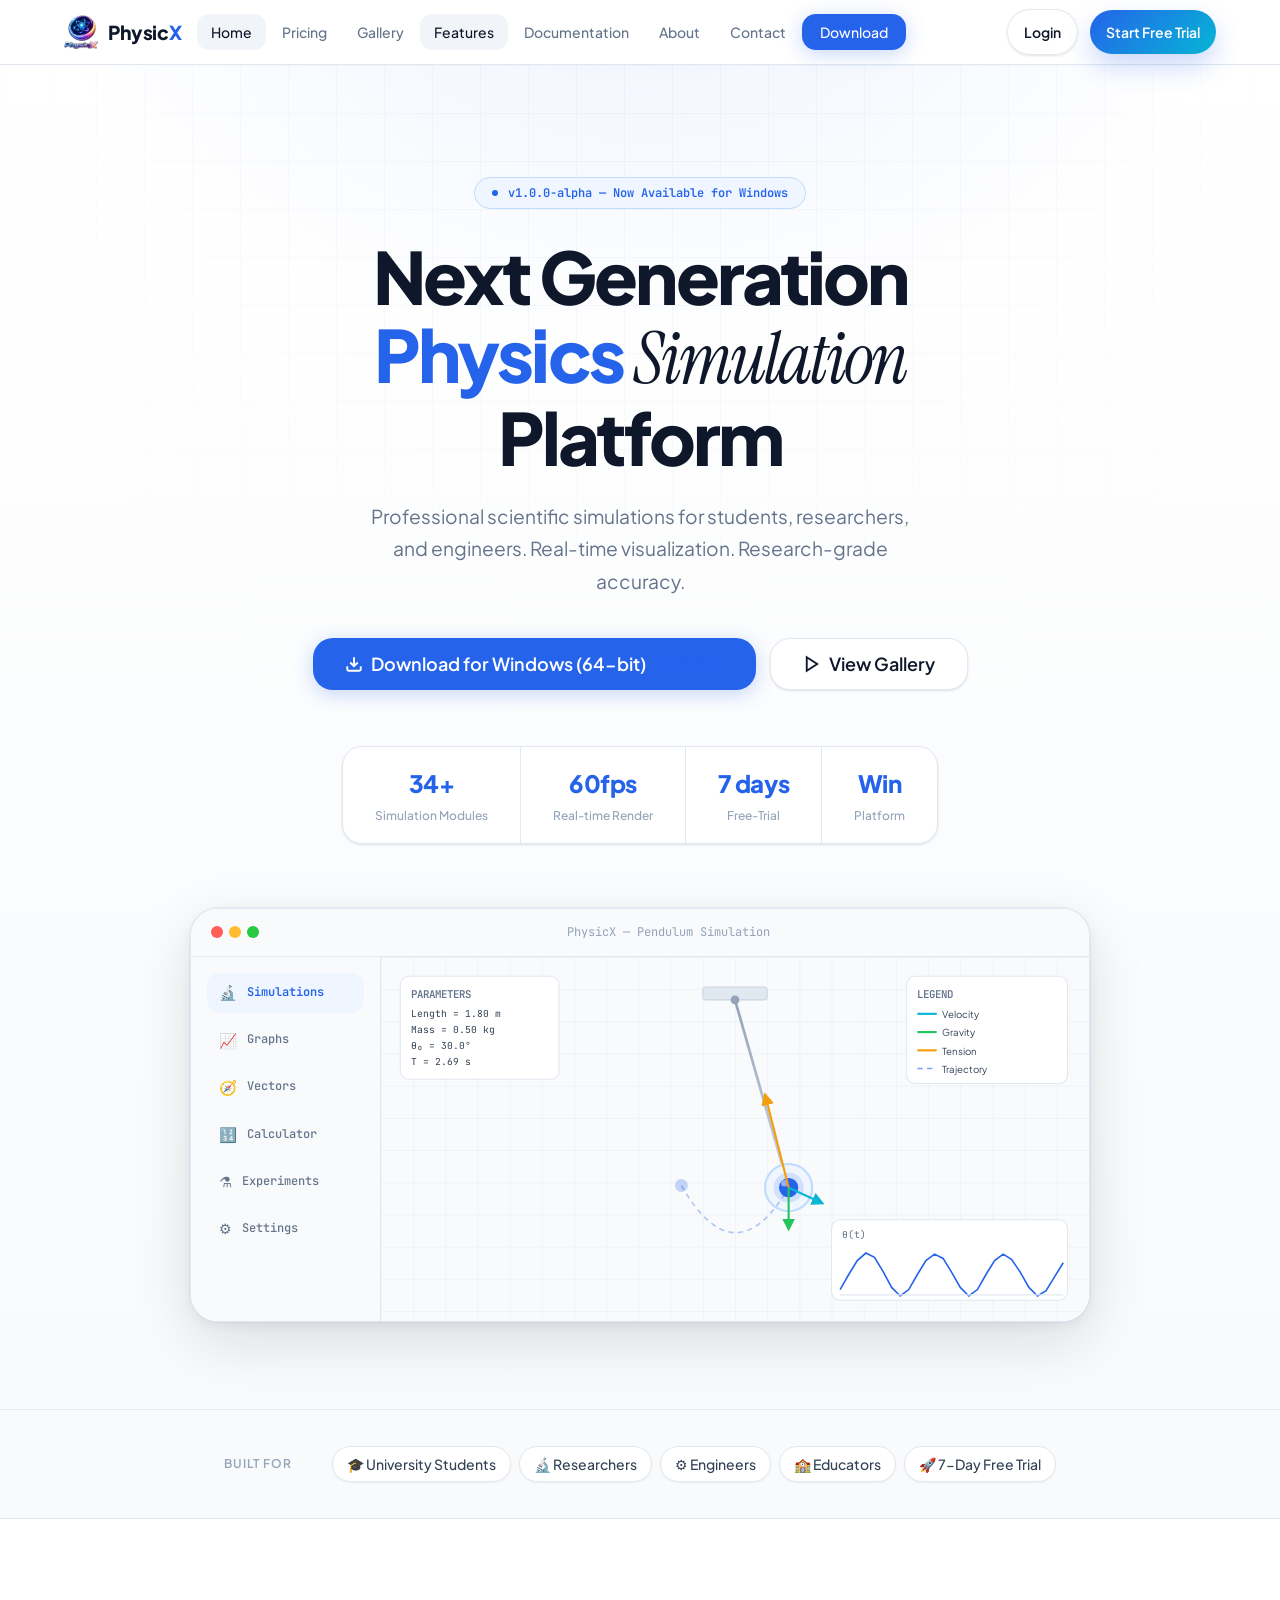
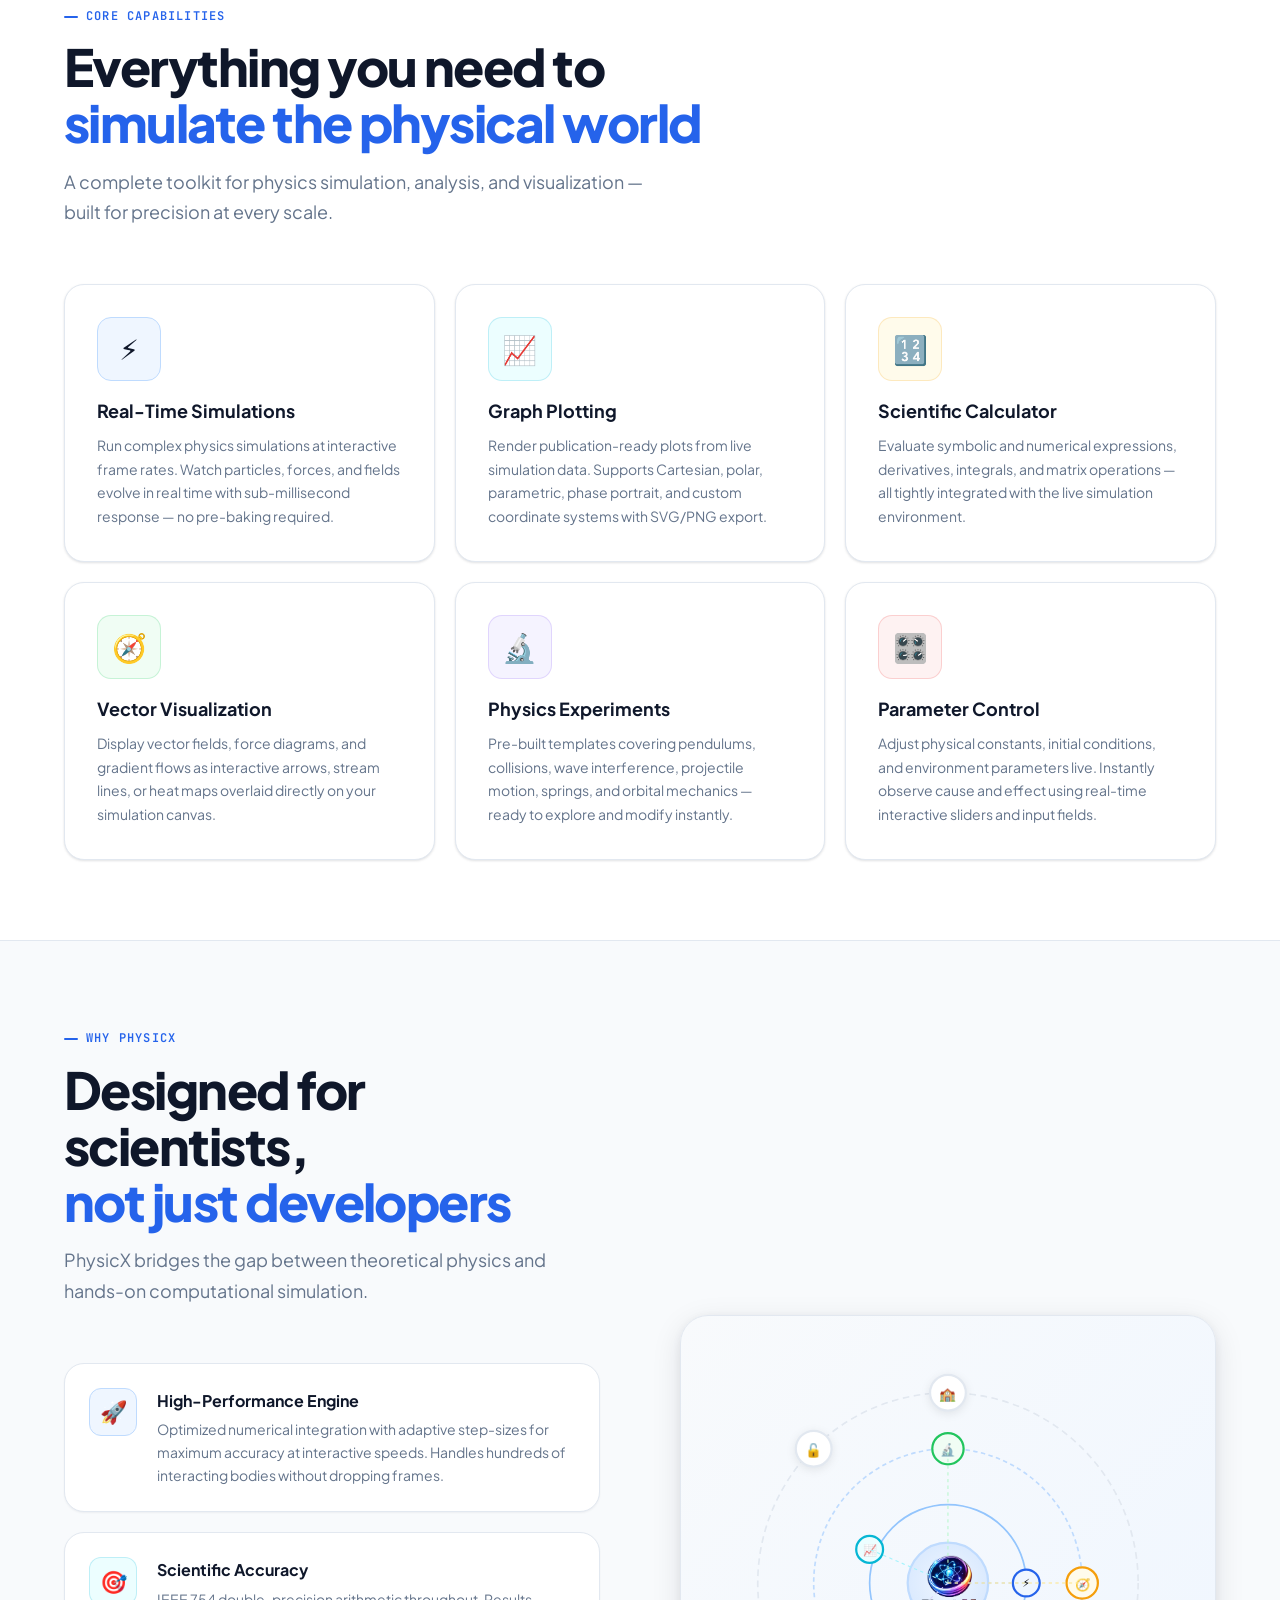
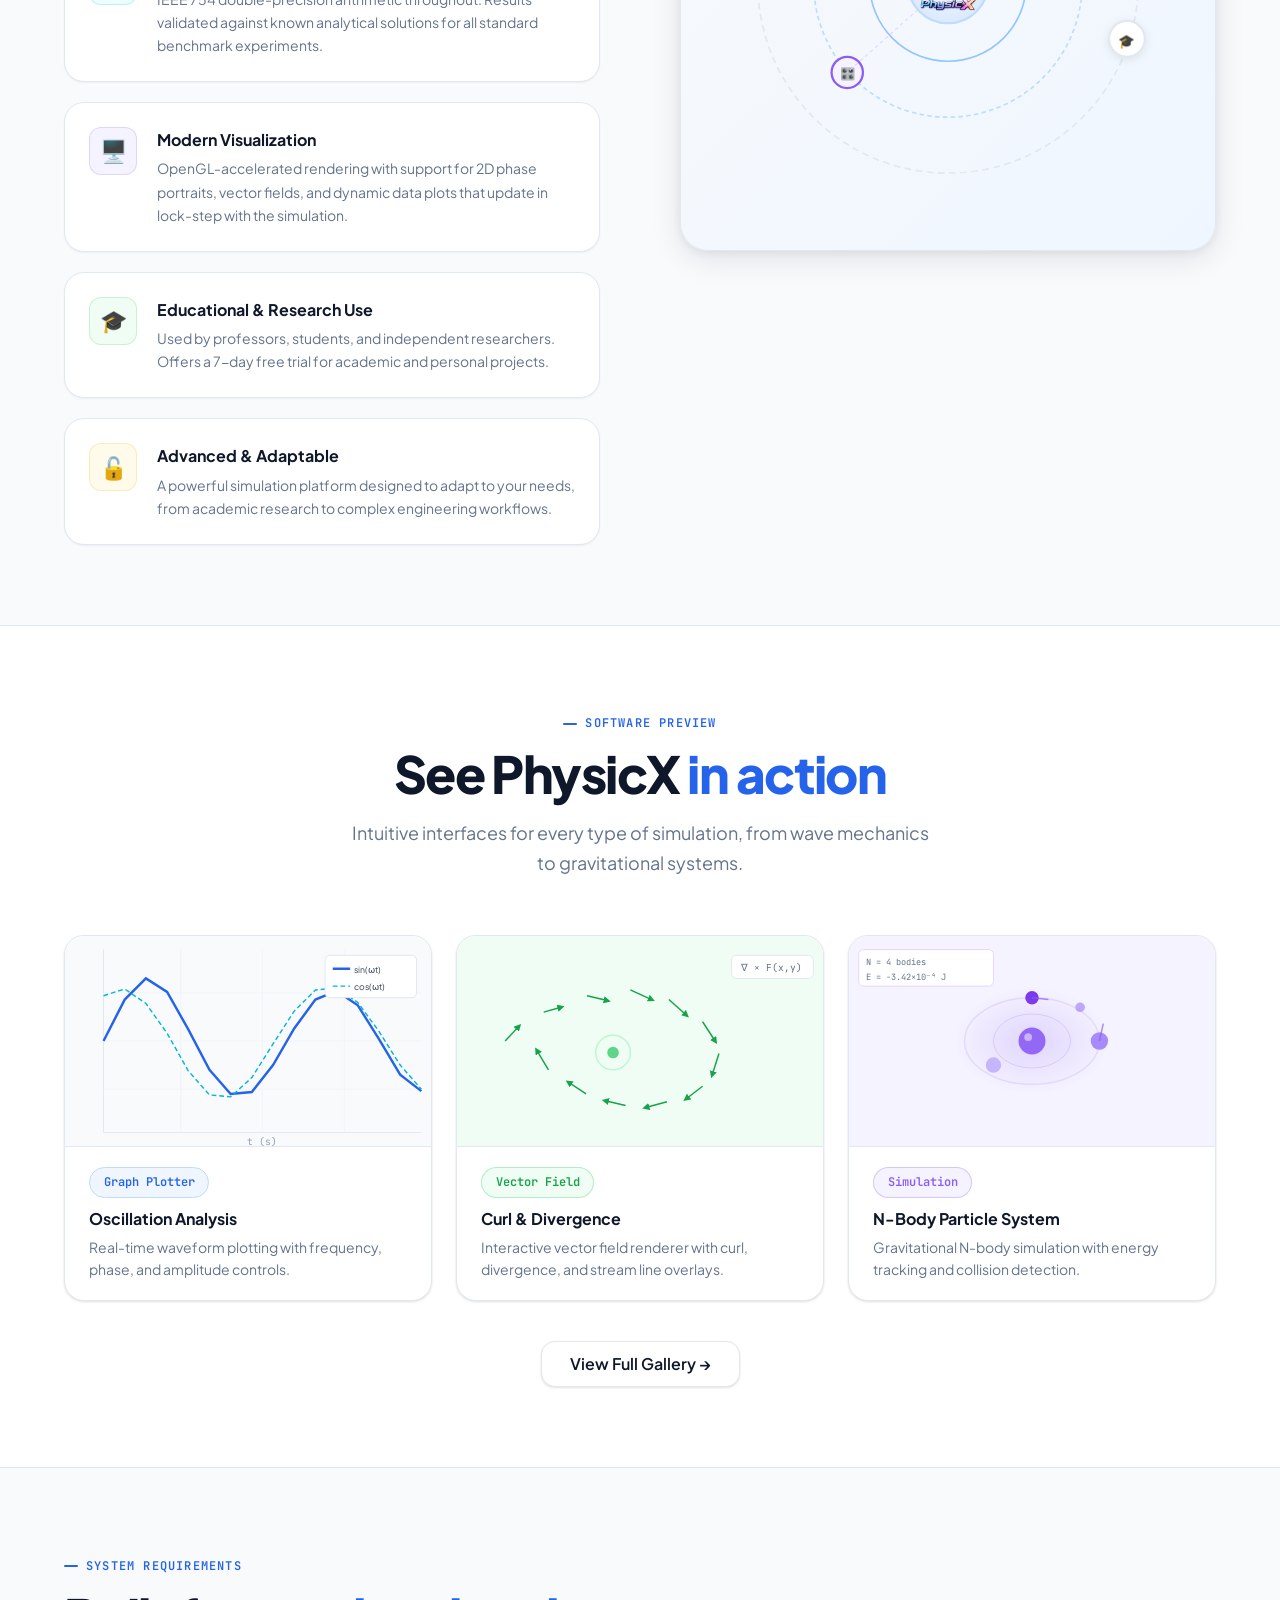
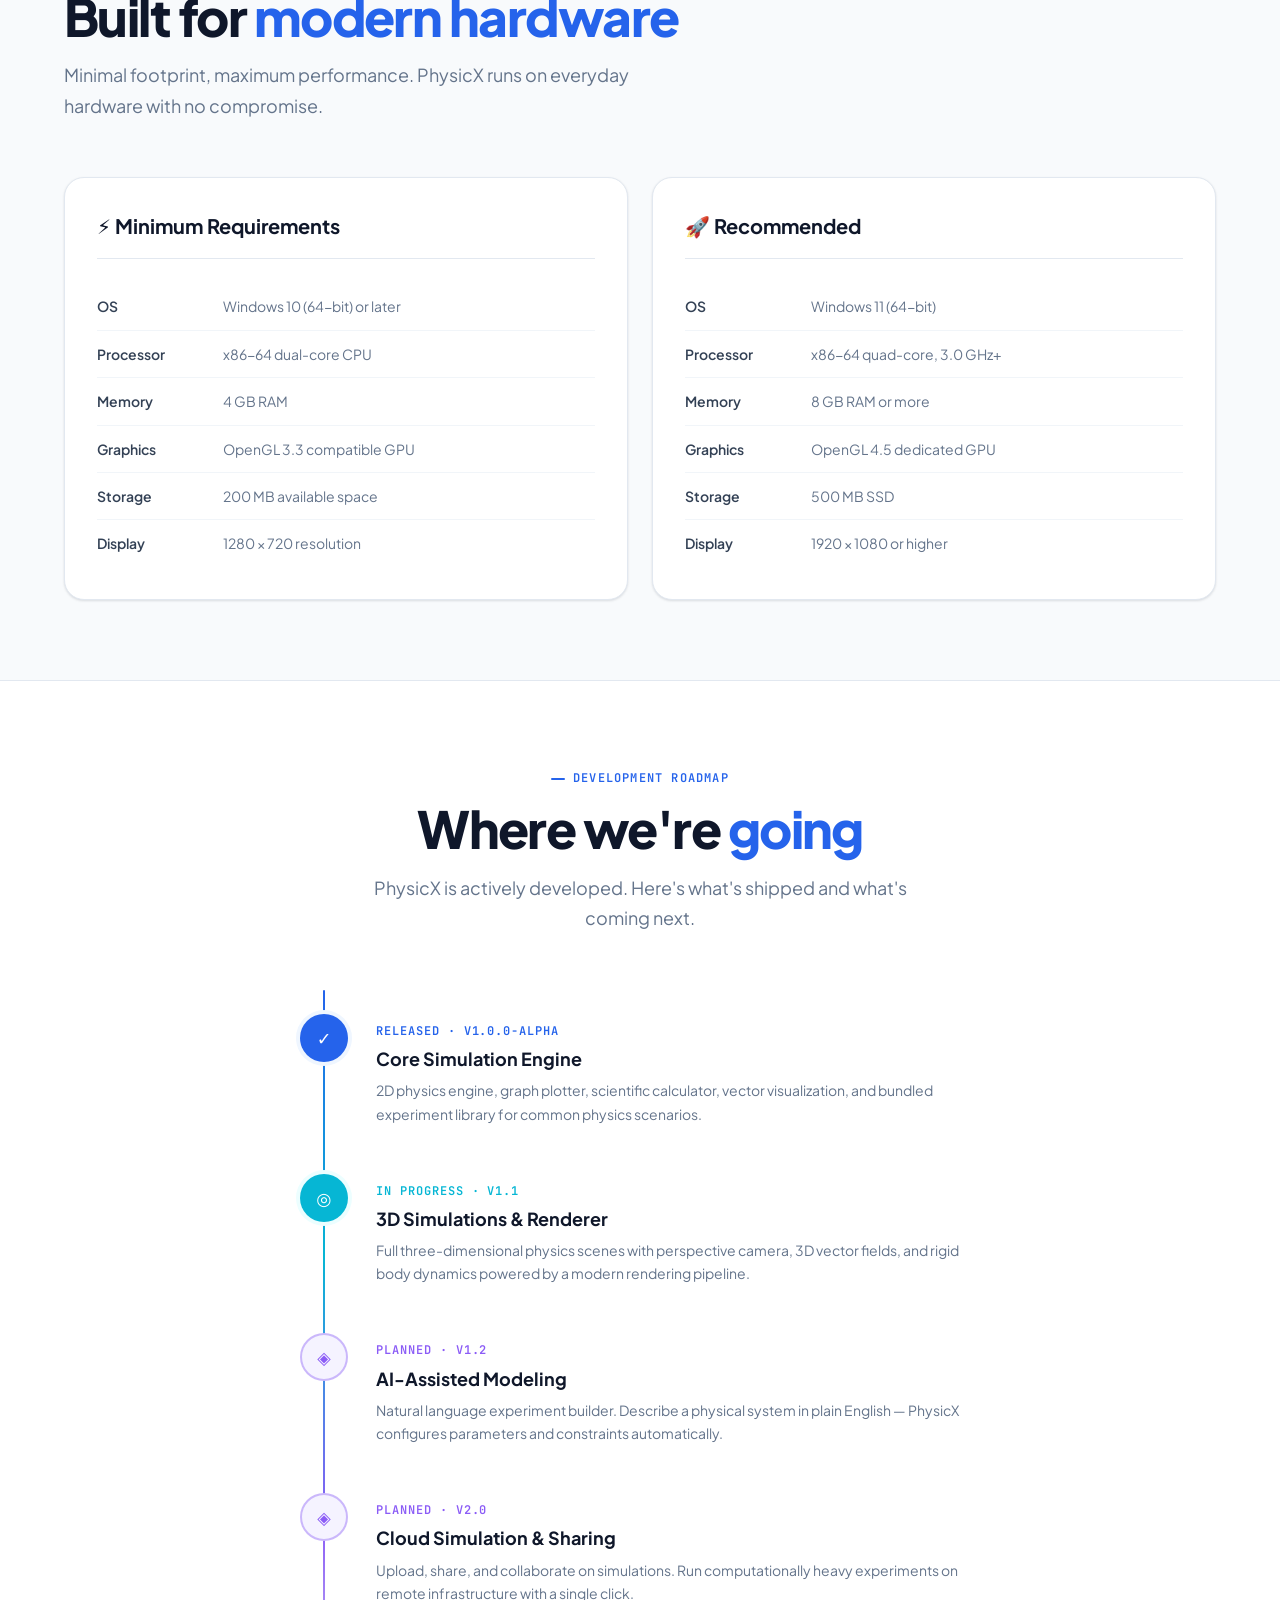
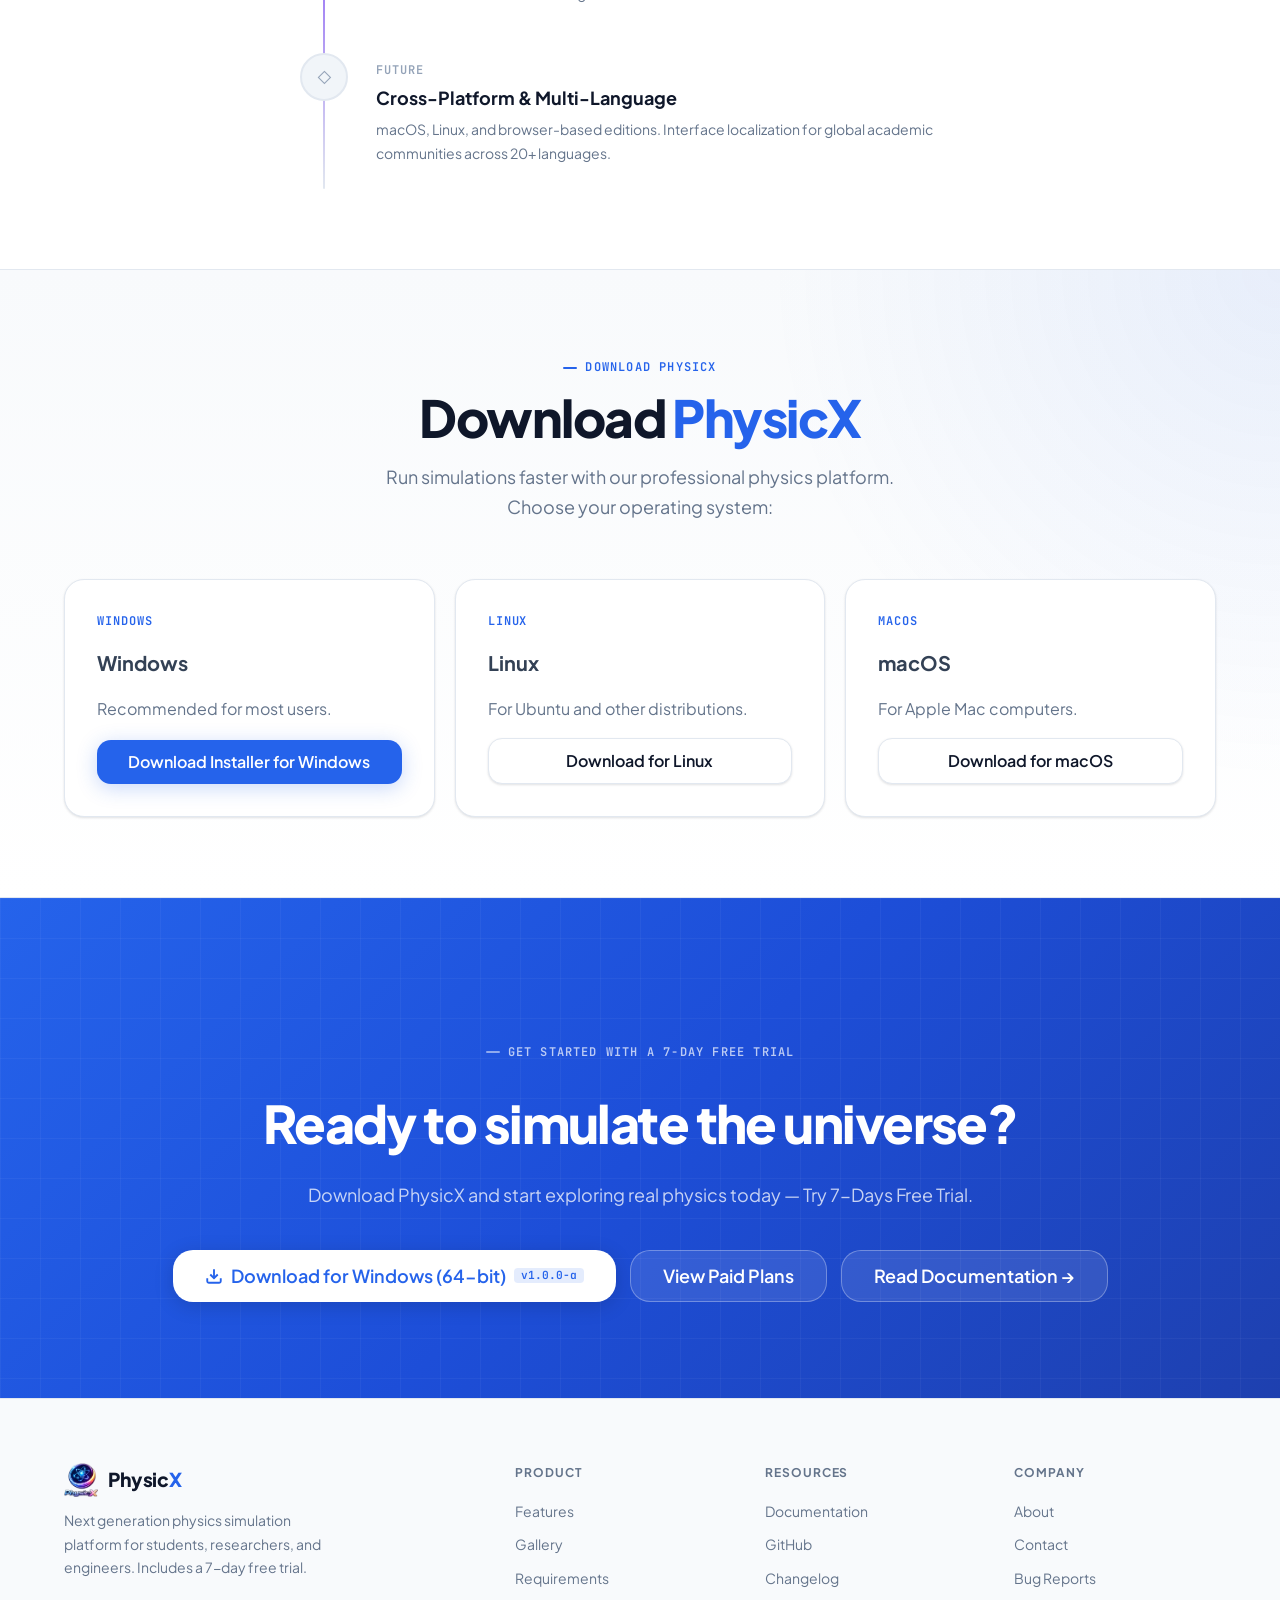
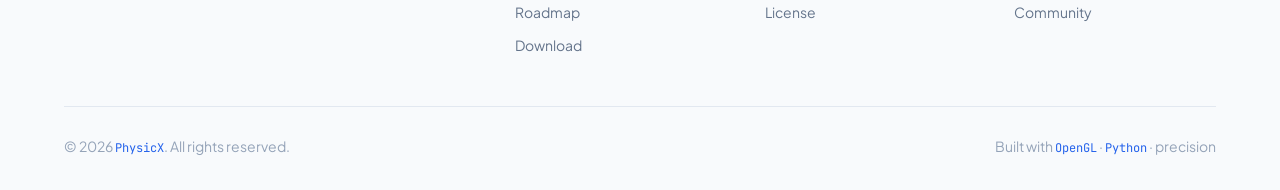
<file: index.html>
<!DOCTYPE html>
<html lang="en">
<head>
<title>
PhysicX — Physics Simulation Platform
</title>

<link rel="icon" type="image/png" href="assets/icon/logo.png">
<meta name="description"
      content="PhysicX is a physics simulation platform for students, researchers, and engineers.">

<meta name="keywords"
      content="physics simulation, graph plotter, scientific calculator, physics software">

<meta name="author"
      content="PhysicX">

<meta name="robots"
      content="index, follow">
   
<meta charset="UTF-8"/>
<meta name="viewport" content="width=device-width, initial-scale=1.0"/>
<title>PhysicX</title>
<meta name="description" content="Professional physics simulation platform for students, researchers, and engineers."/>
<link rel="stylesheet" href="shared.css"/>
<style>
/* ═══════════════════════════════════════════
   INDEX-SPECIFIC STYLES
═══════════════════════════════════════════ */

/* ── HERO ── */
.hero {
  position: relative;
  padding: 7rem 0 5rem;
  text-align: center;
  overflow: hidden;
  background:
    radial-gradient(ellipse 80% 50% at 50% -10%, rgba(37,99,235,0.08) 0%, transparent 60%),
    linear-gradient(180deg, #fff 0%, var(--clr-bg-soft) 100%);
}
.hero-bg-grid {
  position: absolute; inset: 0; z-index: 0;
  background-image:
    linear-gradient(var(--clr-border) 1px, transparent 1px),
    linear-gradient(90deg, var(--clr-border) 1px, transparent 1px);
  background-size: 48px 48px;
  mask-image: radial-gradient(ellipse 70% 60% at 50% 0%, black 0%, transparent 80%);
  opacity: 0.5;
}
.hero > .container { position: relative; z-index: 1; }

.hero-eyebrow {
  display: inline-flex; align-items: center; gap: 0.6rem;
  background: var(--clr-accent-lt);
  border: 1px solid var(--clr-accent-bd);
  color: var(--clr-accent);
  border-radius: 99px;
  padding: 0.35rem 1.1rem;
  font-family: var(--font-mono);
  font-size: var(--text-xs);
  font-weight: 600;
  margin-bottom: 1.75rem;
  animation: fadeUp 0.5s ease both;
}
.hero-eyebrow .dot {
  width: 6px; height: 6px;
  background: var(--clr-accent);
  border-radius: 50%;
  animation: pulse 2s ease infinite;
}
@keyframes pulse {
  0%,100% { box-shadow: 0 0 0 0 rgba(37,99,235,0.4); }
  50%      { box-shadow: 0 0 0 5px rgba(37,99,235,0); }
}

.hero-title {
  font-size: clamp(2.5rem, 6vw, 4.5rem);
  font-weight: 800;
  letter-spacing: -0.04em;
  line-height: 1.08;
  margin-bottom: 1.5rem;
  animation: fadeUp 0.5s 0.08s ease both;
}
.hero-title .accent { color: var(--clr-accent); }
.hero-title .serif  { font-family: var(--font-serif); font-style: italic; font-weight: 400; }

.hero-sub {
  font-size: clamp(1rem, 2vw, 1.2rem);
  color: var(--clr-text-3);
  max-width: 560px;
  margin: 0 auto 2.5rem;
  line-height: 1.7;
  animation: fadeUp 0.5s 0.16s ease both;
}

.hero-actions {
  display: flex; gap: 0.875rem;
  flex-wrap: wrap; justify-content: center;
  margin-bottom: 3.5rem;
  animation: fadeUp 0.5s 0.24s ease both;
}
.hero-version {
  display: inline-block;
  background: rgba(37,99,235,0.12);
  color: var(--clr-accent);
  border-radius: 4px;
  font-size: 0.7rem;
  padding: 2px 7px;
  font-family: var(--font-mono);
  font-weight: 500;
}

/* Metrics bar */
.hero-metrics {
  display: inline-flex; flex-wrap: wrap;
  background: var(--clr-bg);
  border: 1px solid var(--clr-border);
  border-radius: var(--radius-xl);
  box-shadow: var(--shadow-sm);
  overflow: hidden;
  animation: fadeUp 0.5s 0.32s ease both;
}
.hero-metric {
  padding: 1.1rem 2rem;
  border-right: 1px solid var(--clr-border);
  text-align: center;
}
.hero-metric:last-child { border-right: none; }
.hero-metric-val {
  font-size: var(--text-2xl); font-weight: 800;
  color: var(--clr-accent); letter-spacing: -0.02em;
}
.hero-metric-lbl {
  font-size: var(--text-xs); color: var(--clr-text-4);
  font-weight: 500; margin-top: 0.2rem;
}

/* Hero mockup */
.hero-mockup {
  margin-top: 4rem;
  display: inline-block;
  animation: fadeUp 0.6s 0.4s ease both;
}
.hero-mockup-frame {
  background: var(--clr-bg);
  border: 1px solid var(--clr-border);
  border-radius: var(--radius-2xl);
  box-shadow: var(--shadow-xl), 0 0 0 1px rgba(37,99,235,0.05);
  overflow: hidden;
  width: min(900px, 90vw);
}
.mockup-titlebar {
  display: flex; align-items: center; gap: 0.5rem;
  padding: 0.875rem 1.25rem;
  background: var(--clr-bg-soft);
  border-bottom: 1px solid var(--clr-border);
}
.dot-row { display: flex; gap: 6px; }
.dot-row span { width: 12px; height: 12px; border-radius: 50%; }
.dot-red   { background: #ff5f57; }
.dot-amber { background: #febc2e; }
.dot-green { background: #28c840; }
.mockup-title {
  flex: 1; text-align: center;
  font-family: var(--font-mono); font-size: var(--text-xs); color: var(--clr-text-4);
}
.mockup-body {
  display: grid; grid-template-columns: 190px 1fr;
  min-height: 340px;
}
.mockup-sidebar {
  background: var(--clr-bg-soft);
  border-right: 1px solid var(--clr-border);
  padding: 1rem;
  display: flex; flex-direction: column; gap: 0.4rem;
}
.sb-item {
  display: flex; align-items: center; gap: 0.6rem;
  padding: 0.55rem 0.75rem;
  border-radius: var(--radius-md);
  font-size: var(--text-xs); font-weight: 500;
  color: var(--clr-text-3); cursor: default;
  transition: all var(--dur-fast) var(--ease);
}
.sb-item.active { background: var(--clr-accent-lt); color: var(--clr-accent); font-weight: 600; }
.sb-icon { font-size: 0.9rem; }
.sb-label { font-family: var(--font-mono); }
.mockup-main {
  background: var(--clr-bg);
  position: relative; overflow: hidden;
  display: flex; align-items: center; justify-content: center;
}

@keyframes fadeUp {
  from { opacity: 0; transform: translateY(20px); }
  to   { opacity: 1; transform: translateY(0); }
}

/* ── TRUST BAR ── */
.trust-bar {
  padding: 2.25rem 0;
  background: var(--clr-bg-soft);
  border-top: 1px solid var(--clr-border);
  border-bottom: 1px solid var(--clr-border);
}
.trust-inner {
  display: flex; align-items: center;
  justify-content: center; flex-wrap: wrap;
  gap: 1.25rem 2.5rem;
}
.trust-label {
  font-size: var(--text-xs); font-weight: 600;
  letter-spacing: 0.08em; text-transform: uppercase;
  color: var(--clr-text-4);
}
.trust-tags { display: flex; flex-wrap: wrap; gap: 0.5rem; }
.trust-tag {
  display: inline-flex; align-items: center; gap: 0.4rem;
  padding: 0.35rem 0.875rem;
  background: var(--clr-bg);
  border: 1px solid var(--clr-border);
  border-radius: 99px;
  font-size: var(--text-sm); font-weight: 500;
  color: var(--clr-text-2);
  box-shadow: var(--shadow-xs);
}

/* ── FEATURES ── */
.features-grid {
  display: grid;
  grid-template-columns: repeat(auto-fill, minmax(320px, 1fr));
  gap: 1.25rem;
}
.feature-card {
  background: var(--clr-bg);
  border: 1px solid var(--clr-border);
  border-radius: var(--radius-xl);
  padding: var(--space-8);
  box-shadow: var(--shadow-sm);
  transition: all var(--dur-base) var(--ease);
  position: relative; overflow: hidden;
}
.feature-card::after {
  content: '';
  position: absolute; top: 0; left: 0; right: 0; height: 3px;
  background: linear-gradient(90deg, var(--clr-accent), var(--clr-cyan));
  opacity: 0; transition: opacity var(--dur-base);
}
.feature-card:hover { transform: translateY(-5px); box-shadow: var(--shadow-xl); border-color: var(--clr-accent-bd); }
.feature-card:hover::after { opacity: 1; }
.feature-title { font-weight: 700; font-size: var(--text-lg); margin: var(--space-4) 0 var(--space-2); }
.feature-desc  { font-size: var(--text-sm); color: var(--clr-text-3); line-height: 1.7; }

/* ── WHY ── */
.why-grid { display: grid; grid-template-columns: 1fr 1fr; gap: 5rem; align-items: center; }
.why-list  { display: flex; flex-direction: column; gap: 1.25rem; }
.why-item  {
  display: flex; gap: 1.25rem; align-items: flex-start;
  padding: var(--space-6);
  background: var(--clr-bg);
  border: 1px solid var(--clr-border);
  border-radius: var(--radius-xl);
  box-shadow: var(--shadow-xs);
  transition: all var(--dur-base) var(--ease);
}
.why-item:hover { border-color: var(--clr-accent-bd); box-shadow: var(--shadow-md); transform: translateX(4px); }
.why-text h4 { font-weight: 700; font-size: var(--text-base); margin-bottom: 0.3rem; }
.why-text p  { font-size: var(--text-sm); color: var(--clr-text-3); line-height: 1.65; }

.why-illustration {
  background: linear-gradient(135deg, var(--clr-bg-soft) 0%, var(--clr-accent-lt) 100%);
  border: 1px solid var(--clr-border);
  border-radius: var(--radius-2xl);
  aspect-ratio: 1;
  display: flex; align-items: center; justify-content: center;
  overflow: hidden; position: relative;
  box-shadow: var(--shadow-lg);
}

/* ── PREVIEW ── */
.preview-grid { display: grid; grid-template-columns: repeat(auto-fill, minmax(340px, 1fr)); gap: 1.5rem; }
.preview-card {
  background: var(--clr-bg); border: 1px solid var(--clr-border);
  border-radius: var(--radius-xl); overflow: hidden;
  box-shadow: var(--shadow-sm); transition: all var(--dur-base) var(--ease);
}
.preview-card:hover { transform: translateY(-4px) scale(1.01); box-shadow: var(--shadow-xl); border-color: var(--clr-accent-bd); }
.preview-window { height: 210px; overflow: hidden; position: relative; }
.preview-info { padding: 1.25rem 1.5rem; border-top: 1px solid var(--clr-border); }
.preview-info h4 { font-weight: 700; font-size: var(--text-base); margin: 0.5rem 0 0.25rem; }
.preview-info p  { font-size: var(--text-sm); color: var(--clr-text-3); }

/* ── SYSTEM REQUIREMENTS ── */
.sysreq-grid { display: grid; grid-template-columns: 1fr 1fr; gap: 1.5rem; }
.req-card {
  background: var(--clr-bg); border: 1px solid var(--clr-border);
  border-radius: var(--radius-xl); padding: var(--space-8); box-shadow: var(--shadow-sm);
}
.req-card h3 { font-weight: 700; font-size: var(--text-xl); margin-bottom: 1.5rem; padding-bottom: 1rem; border-bottom: 1px solid var(--clr-border); }
.req-row { display: flex; align-items: flex-start; gap: 1rem; padding: 0.75rem 0; border-bottom: 1px solid var(--clr-bg-muted); font-size: var(--text-sm); }
.req-row:last-child { border-bottom: none; }
.req-key { font-weight: 600; min-width: 110px; color: var(--clr-text-2); flex-shrink: 0; }
.req-val { color: var(--clr-text-3); }

/* ── ROADMAP ── */
.roadmap-timeline {
  position: relative; display: flex; flex-direction: column;
  max-width: 680px; margin: 0 auto;
}
.roadmap-timeline::before {
  content: ''; position: absolute;
  left: 23px; top: 0; bottom: 0; width: 2px;
  background: linear-gradient(180deg, var(--clr-accent), var(--clr-cyan), var(--clr-purple), var(--clr-border));
  border-radius: 1px;
}
.rm-item { display: flex; gap: 1.75rem; align-items: flex-start; padding: 1.5rem 0; }
.rm-node {
  width: 48px; height: 48px; flex-shrink: 0; border-radius: 50%;
  display: flex; align-items: center; justify-content: center;
  font-size: 1.1rem; position: relative; z-index: 1;
  transition: var(--dur-base) var(--ease);
}
.rm-node.done    { background: var(--clr-accent); color: #fff; box-shadow: 0 0 0 4px var(--clr-accent-lt); }
.rm-node.active  { background: var(--clr-cyan); color: #fff; box-shadow: 0 0 0 4px var(--clr-cyan-lt); }
.rm-node.planned { background: var(--clr-purple-lt); color: var(--clr-purple); border: 2px solid rgba(139,92,246,0.4); }
.rm-node.future  { background: var(--clr-bg-muted); color: var(--clr-text-4); border: 2px solid var(--clr-border); }
.rm-body { padding-top: 0.5rem; }
.rm-status { font-family: var(--font-mono); font-size: var(--text-xs); font-weight: 600; letter-spacing: 0.08em; text-transform: uppercase; margin-bottom: 0.25rem; }
.rm-status.done    { color: var(--clr-accent); }
.rm-status.active  { color: var(--clr-cyan); }
.rm-status.planned { color: var(--clr-purple); }
.rm-status.future  { color: var(--clr-text-4); }
.rm-body h4 { font-weight: 700; font-size: var(--text-lg); margin-bottom: 0.35rem; }
.rm-body p  { font-size: var(--text-sm); color: var(--clr-text-3); line-height: 1.65; }

/* ── CTA ── */
/* Downloads */
.downloads-section {
  background:
    radial-gradient(circle at top right, rgba(37,99,235,0.08), transparent 36%),
    linear-gradient(180deg, var(--clr-bg-soft) 0%, #fff 100%);
}
.downloads-grid {
  display: grid;
  grid-template-columns: repeat(auto-fit, minmax(240px, 1fr));
  gap: 1.25rem;
}
.download-card {
  background: var(--clr-bg);
  border: 1px solid var(--clr-border);
  border-radius: var(--radius-xl);
  padding: var(--space-8);
  box-shadow: var(--shadow-sm);
  display: flex;
  flex-direction: column;
  gap: 1rem;
  min-height: 100%;
  transition: all var(--dur-base) var(--ease);
}
.download-card:hover {
  transform: translateY(-4px);
  border-color: var(--clr-accent-bd);
  box-shadow: var(--shadow-xl);
}
.download-platform {
  font-family: var(--font-mono);
  font-size: var(--text-xs);
  font-weight: 600;
  letter-spacing: 0.08em;
  text-transform: uppercase;
  color: var(--clr-accent);
}
.download-card h3 {
  font-size: var(--text-xl);
  font-weight: 700;
  margin: 0;
  color: var(--clr-text-2);
}
.download-card p {
  margin: 0;
  color: var(--clr-text-3);
  line-height: 1.7;
}
.download-card .btn {
  width: 100%;
  justify-content: center;
  margin-top: auto;
}

.cta-section {
  padding: 6rem 0;
  background: linear-gradient(135deg, var(--clr-accent) 0%, #1d4ed8 50%, #1e40af 100%);
  text-align: center; position: relative; overflow: hidden;
}
.cta-section::before {
  content: ''; position: absolute; inset: 0;
  background-image:
    linear-gradient(rgba(255,255,255,0.04) 1px, transparent 1px),
    linear-gradient(90deg, rgba(255,255,255,0.04) 1px, transparent 1px);
  background-size: 40px 40px;
}
.cta-section > .container { position: relative; z-index: 1; }
.cta-section .label { color: rgba(255,255,255,0.7); }
.cta-section .label::before { background: rgba(255,255,255,0.5); }
.cta-section h2 { font-size: clamp(var(--text-3xl), 5vw, var(--text-5xl)); font-weight: 800; letter-spacing: -0.03em; color: #fff; margin-bottom: 1rem; }
.cta-section p  { color: rgba(255,255,255,0.75); font-size: var(--text-lg); margin-bottom: 2.5rem; }
.btn-white { background: #fff; color: var(--clr-accent); box-shadow: 0 4px 20px rgba(0,0,0,0.15); }
.btn-white:hover { background: #f0f9ff; transform: translateY(-2px); box-shadow: 0 8px 30px rgba(0,0,0,0.2); }
.btn-outline-white { background: rgba(255,255,255,0.1); color: #fff; border: 1.5px solid rgba(255,255,255,0.3); }
.btn-outline-white:hover { background: rgba(255,255,255,0.2); border-color: rgba(255,255,255,0.6); transform: translateY(-2px); }

/* ── RESPONSIVE ── */
@media (max-width: 960px) {
  .why-grid { grid-template-columns: 1fr; }
  .why-illustration { display: none; }
  .sysreq-grid { grid-template-columns: 1fr; }
}
@media (max-width: 640px) {
  .hero-actions { flex-direction: column; align-items: center; }
  .hero-actions .btn { width: 100%; justify-content: center; }
  .hero-metric { padding: 0.875rem 1.25rem; }
  .mockup-body { grid-template-columns: 1fr; }
  .mockup-sidebar { display: none; }
}
</style>
</head>
<body>

<!-- ═══ UNIVERSAL NAV ═══ -->
<nav class="site-nav" id="site-nav">
  <div class="nav-inner">
    <a href="index.html" class="nav-logo" aria-label="PhysicX Home">
      <img src="assets/icon/logo.png"       alt="PhysicX Logo"       style="height:34px;">
      <span class="nav-logo-text">Physic<span>X</span></span>
    </a>
    <ul class="nav-links" id="nav-links" role="list">
      <li><a href="index.html">Home</a></li>
      <li><a href="pricing.html">Pricing</a></li>
      <li><a href="gallery/gallery.html">Gallery</a></li>
      <li><a href="index.html#features">Features</a></li>
      <li><a href="docs/documentation.html">Documentation</a></li>
      <li><a href="about/about.html">About</a></li>
      <li><a href="contacts/contact.html">Contact</a></li>
      <li><a href="index.html#downloads" class="nav-download">Download</a></li>
    </ul>
    <button class="nav-hamburger" id="nav-hamburger" aria-label="Open menu" aria-expanded="false">
      <span></span><span></span><span></span>
    </button>
  </div>
</nav>

<!-- ═══ HERO ═══ -->
<section class="hero">
  <div class="hero-bg-grid" aria-hidden="true"></div>
  <div class="container">
    <div class="hero-eyebrow">
      <span class="dot"></span>
      v1.0.0-alpha — Now Available for Windows
    </div>

    <h1 class="hero-title">
      Next Generation<br>
      <span class="accent">Physics</span> <span class="serif">Simulation</span><br>
      Platform
    </h1>

    <p class="hero-sub">
      Professional scientific simulations for students, researchers,
      and engineers. Real-time visualization. Research-grade accuracy.
    </p>

    <div class="hero-actions">
      <a href="#" class="btn btn-primary btn-lg">
        <svg width="18" height="18" fill="none" stroke="currentColor" stroke-width="2.5" viewBox="0 0 24 24"><path d="M21 15v4a2 2 0 01-2 2H5a2 2 0 01-2-2v-4"/><polyline points="7 10 12 15 17 10"/><line x1="12" y1="15" x2="12" y2="3"/></svg>
        Download for Windows (64-bit)
        <span class="hero-version">v1.0.0-α</span>
      </a>
      <a href="gallery/gallery.html" class="btn btn-secondary btn-lg">
        <svg width="18" height="18" fill="none" stroke="currentColor" stroke-width="2.5" viewBox="0 0 24 24"><polygon points="5 3 19 12 5 21 5 3"/></svg>
        View Gallery
      </a>
    </div>

    <div class="hero-metrics">
      <div class="hero-metric"><div class="hero-metric-val">34+</div><div class="hero-metric-lbl">Simulation Modules</div></div>
      <div class="hero-metric"><div class="hero-metric-val">60fps</div><div class="hero-metric-lbl">Real-time Render</div></div>
      <div class="hero-metric"><div class="hero-metric-val">7 days</div><div class="hero-metric-lbl">Free-Trial</div></div>
      <div class="hero-metric"><div class="hero-metric-val">Win</div><div class="hero-metric-lbl">Platform</div></div>
    </div>

    <!-- App Mockup -->
    <div class="hero-mockup">
      <div class="hero-mockup-frame">
        <div class="mockup-titlebar">
          <div class="dot-row"><span class="dot-red"></span><span class="dot-amber"></span><span class="dot-green"></span></div>
          <div class="mockup-title">PhysicX — Pendulum Simulation</div>
        </div>
        <div class="mockup-body">
          <div class="mockup-sidebar">
            <div class="sb-item active"><span class="sb-icon">🔬</span><span class="sb-label">Simulations</span></div>
            <div class="sb-item"><span class="sb-icon">📈</span><span class="sb-label">Graphs</span></div>
            <div class="sb-item"><span class="sb-icon">🧭</span><span class="sb-label">Vectors</span></div>
            <div class="sb-item"><span class="sb-icon">🔢</span><span class="sb-label">Calculator</span></div>
            <div class="sb-item"><span class="sb-icon">⚗️</span><span class="sb-label">Experiments</span></div>
            <div class="sb-item"><span class="sb-icon">⚙️</span><span class="sb-label">Settings</span></div>
          </div>
          <div class="mockup-main">
            <svg viewBox="0 0 660 340" xmlns="http://www.w3.org/2000/svg" style="width:100%;height:100%;">
              <rect width="660" height="340" fill="#f8fafc"/>
              <defs>
                <pattern id="g" width="30" height="30" patternUnits="userSpaceOnUse">
                  <path d="M 30 0 L 0 0 0 30" fill="none" stroke="#e2e8f0" stroke-width="0.8"/>
                </pattern>
                <linearGradient id="rod" x1="0" y1="0" x2="0" y2="1">
                  <stop offset="0%" stop-color="#94a3b8"/><stop offset="100%" stop-color="#cbd5e1"/>
                </linearGradient>
                <marker id="ac" markerWidth="6" markerHeight="6" refX="3" refY="3" orient="auto"><path d="M0,0 L6,3 L0,6 Z" fill="#06b6d4"/></marker>
                <marker id="ag" markerWidth="6" markerHeight="6" refX="3" refY="3" orient="auto"><path d="M0,0 L6,3 L0,6 Z" fill="#22c55e"/></marker>
                <marker id="aa" markerWidth="6" markerHeight="6" refX="3" refY="3" orient="auto"><path d="M0,0 L6,3 L0,6 Z" fill="#f59e0b"/></marker>
              </defs>
              <rect width="660" height="340" fill="url(#g)"/>
              <!-- Mount -->
              <rect x="300" y="28" width="60" height="12" rx="3" fill="#e2e8f0" stroke="#cbd5e1" stroke-width="1"/>
              <circle cx="330" cy="40" r="4" fill="#94a3b8"/>
              <!-- Rod -->
              <line x1="330" y1="40" x2="380" y2="215" stroke="url(#rod)" stroke-width="2.5" stroke-linecap="round"/>
              <!-- Bob -->
              <circle cx="380" cy="215" r="22" fill="#eff6ff" stroke="#bfdbfe" stroke-width="2"/>
              <circle cx="380" cy="215" r="14" fill="#2563eb" opacity="0.15"/>
              <circle cx="380" cy="215" r="9" fill="#2563eb"/>
              <circle cx="376" cy="211" r="3" fill="rgba(255,255,255,0.5)"/>
              <!-- Velocity -->
              <line x1="380" y1="215" x2="408" y2="228" stroke="#06b6d4" stroke-width="2" marker-end="url(#ac)"/>
              <!-- Gravity -->
              <line x1="380" y1="215" x2="380" y2="250" stroke="#22c55e" stroke-width="2" marker-end="url(#ag)"/>
              <!-- Tension -->
              <line x1="380" y1="215" x2="359" y2="132" stroke="#f59e0b" stroke-width="2" marker-end="url(#aa)"/>
              <!-- Ghost arc -->
              <path d="M 280,213 Q 330,300 380,215" fill="none" stroke="#2563eb" stroke-width="1.5" stroke-dasharray="5,4" opacity="0.35"/>
              <circle cx="280" cy="213" r="6" fill="#2563eb" opacity="0.25"/>
              <!-- Parameters -->
              <rect x="18" y="18" width="148" height="96" rx="8" fill="white" stroke="#e2e8f0"/>
              <text x="28" y="38" font-size="10" fill="#64748b" font-family="JetBrains Mono" font-weight="600">PARAMETERS</text>
              <text x="28" y="56" font-size="9" fill="#334155" font-family="JetBrains Mono">Length  = 1.80 m</text>
              <text x="28" y="71" font-size="9" fill="#334155" font-family="JetBrains Mono">Mass    = 0.50 kg</text>
              <text x="28" y="86" font-size="9" fill="#334155" font-family="JetBrains Mono">θ₀      = 30.0°</text>
              <text x="28" y="101" font-size="9" fill="#334155" font-family="JetBrains Mono">T       = 2.69 s</text>
              <!-- Legend -->
              <rect x="490" y="18" width="150" height="100" rx="8" fill="white" stroke="#e2e8f0"/>
              <text x="500" y="38" font-size="10" fill="#64748b" font-family="JetBrains Mono" font-weight="600">LEGEND</text>
              <line x1="500" y1="53" x2="518" y2="53" stroke="#06b6d4" stroke-width="2"/><text x="523" y="57" font-size="9" fill="#334155" font-family="Plus Jakarta Sans">Velocity</text>
              <line x1="500" y1="70" x2="518" y2="70" stroke="#22c55e" stroke-width="2"/><text x="523" y="74" font-size="9" fill="#334155" font-family="Plus Jakarta Sans">Gravity</text>
              <line x1="500" y1="87" x2="518" y2="87" stroke="#f59e0b" stroke-width="2"/><text x="523" y="91" font-size="9" fill="#334155" font-family="Plus Jakarta Sans">Tension</text>
              <line x1="500" y1="104" x2="518" y2="104" stroke="#2563eb" stroke-width="1.5" stroke-dasharray="5,4" opacity="0.6"/><text x="523" y="108" font-size="9" fill="#334155" font-family="Plus Jakarta Sans">Trajectory</text>
              <!-- Mini graph -->
              <rect x="420" y="245" width="220" height="75" rx="8" fill="white" stroke="#e2e8f0"/>
              <text x="430" y="262" font-size="9" fill="#64748b" font-family="JetBrains Mono">θ(t)</text>
              <polyline fill="none" stroke="#2563eb" stroke-width="1.5"
                points="428,310 436,296 444,283 452,276 460,280 468,293 476,308 484,316 492,310 500,296 508,283 516,277 524,281 532,294 540,308 548,316 556,310 564,296 572,283 580,277 588,282 596,294 604,308 612,316 620,311 628,298 636,285"/>
              <line x1="428" y1="315" x2="636" y2="315" stroke="#e2e8f0" stroke-width="1"/>
            </svg>
          </div>
        </div>
      </div>
    </div>
  </div>
</section>

<!-- ═══ TRUST BAR ═══ -->
<div class="trust-bar">
  <div class="container">
    <div class="trust-inner">
      <span class="trust-label">Built for</span>
      <div class="trust-tags">
        <span class="trust-tag">🎓 University Students</span>
        <span class="trust-tag">🔬 Researchers</span>
        <span class="trust-tag">⚙️ Engineers</span>
        <span class="trust-tag">🏫 Educators</span>
        <span class="trust-tag">🚀 7-Day Free Trial</span>
      </div>
    </div>
  </div>
</div>

<!-- ═══ FEATURES ═══ -->
<section class="section" id="features">
  <div class="container">
    <div class="section-head reveal">
      <div class="label">Core Capabilities</div>
      <h2 class="section-title">Everything you need to<br><em>simulate the physical world</em></h2>
      <p class="section-desc">A complete toolkit for physics simulation, analysis, and visualization — built for precision at every scale.</p>
    </div>
    <div class="features-grid">
      <div class="feature-card reveal">
        <div class="icon-box blue icon-box-lg">⚡</div>
        <h3 class="feature-title">Real-Time Simulations</h3>
        <p class="feature-desc">Run complex physics simulations at interactive frame rates. Watch particles, forces, and fields evolve in real time with sub-millisecond response — no pre-baking required.</p>
      </div>
      <div class="feature-card reveal reveal-delay-1">
        <div class="icon-box cyan icon-box-lg">📈</div>
        <h3 class="feature-title">Graph Plotting</h3>
        <p class="feature-desc">Render publication-ready plots from live simulation data. Supports Cartesian, polar, parametric, phase portrait, and custom coordinate systems with SVG/PNG export.</p>
      </div>
      <div class="feature-card reveal reveal-delay-2">
        <div class="icon-box amber icon-box-lg">🔢</div>
        <h3 class="feature-title">Scientific Calculator</h3>
        <p class="feature-desc">Evaluate symbolic and numerical expressions, derivatives, integrals, and matrix operations — all tightly integrated with the live simulation environment.</p>
      </div>
      <div class="feature-card reveal">
        <div class="icon-box green icon-box-lg">🧭</div>
        <h3 class="feature-title">Vector Visualization</h3>
        <p class="feature-desc">Display vector fields, force diagrams, and gradient flows as interactive arrows, stream lines, or heat maps overlaid directly on your simulation canvas.</p>
      </div>
      <div class="feature-card reveal reveal-delay-1">
        <div class="icon-box purple icon-box-lg">🔬</div>
        <h3 class="feature-title">Physics Experiments</h3>
        <p class="feature-desc">Pre-built templates covering pendulums, collisions, wave interference, projectile motion, springs, and orbital mechanics — ready to explore and modify instantly.</p>
      </div>
      <div class="feature-card reveal reveal-delay-2">
        <div class="icon-box red icon-box-lg">🎛️</div>
        <h3 class="feature-title">Parameter Control</h3>
        <p class="feature-desc">Adjust physical constants, initial conditions, and environment parameters live. Instantly observe cause and effect using real-time interactive sliders and input fields.</p>
      </div>
    </div>
  </div>
</section>

<div class="divider"></div>

<!-- ═══ WHY PHYSICX ═══ -->
<section class="section" style="background: var(--clr-bg-soft);" id="why">
  <div class="container">
    <div class="why-grid">
      <div>
        <div class="section-head reveal">
          <div class="label">Why PhysicX</div>
          <h2 class="section-title">Designed for scientists,<br><em>not just developers</em></h2>
          <p class="section-desc">PhysicX bridges the gap between theoretical physics and hands-on computational simulation.</p>
        </div>
        <div class="why-list">
          <div class="why-item reveal">
            <div class="icon-box blue">🚀</div>
            <div class="why-text"><h4>High-Performance Engine</h4><p>Optimized numerical integration with adaptive step-sizes for maximum accuracy at interactive speeds. Handles hundreds of interacting bodies without dropping frames.</p></div>
          </div>
          <div class="why-item reveal reveal-delay-1">
            <div class="icon-box cyan">🎯</div>
            <div class="why-text"><h4>Scientific Accuracy</h4><p>IEEE 754 double-precision arithmetic throughout. Results validated against known analytical solutions for all standard benchmark experiments.</p></div>
          </div>
          <div class="why-item reveal reveal-delay-2">
            <div class="icon-box purple">🖥️</div>
            <div class="why-text"><h4>Modern Visualization</h4><p>OpenGL-accelerated rendering with support for 2D phase portraits, vector fields, and dynamic data plots that update in lock-step with the simulation.</p></div>
          </div>
          <div class="why-item reveal reveal-delay-3">
            <div class="icon-box green">🎓</div>
            <div class="why-text"><h4>Educational &amp; Research Use</h4><p>Used by professors, students, and independent researchers. Offers a 7-day free trial for academic and personal projects.</p></div>
          </div>
          <div class="why-item reveal reveal-delay-4">
            <div class="icon-box amber">🔓</div>
            <div class="why-text"><h4>Advanced & Adaptable</h4><p>A powerful simulation platform designed to adapt to your needs, from academic research to complex engineering workflows.</p></div>
          </div>
        </div>
      </div>
      <div class="why-illustration reveal">
        <svg viewBox="0 0 420 420" xmlns="http://www.w3.org/2000/svg" style="width:88%;height:88%;">
          <defs><radialGradient id="og" cx="50%" cy="50%" r="50%"><stop offset="0%" stop-color="#eff6ff"/><stop offset="100%" stop-color="#dbeafe"/></radialGradient></defs>
          <circle cx="210" cy="210" r="170" fill="none" stroke="#e2e8f0" stroke-width="1.5" stroke-dasharray="6,4"/>
          <circle cx="210" cy="210" r="120" fill="none" stroke="#bfdbfe" stroke-width="1.5" stroke-dasharray="4,3"/>
          <circle cx="210" cy="210" r="70"  fill="none" stroke="#93c5fd" stroke-width="1.5"/>
          <circle cx="210" cy="210" r="36" fill="url(#og)" stroke="#bfdbfe" stroke-width="2"/>
          <g transform="translate(210,210)">
            <image 
              href="assets/icon/logo.png" 
              x="-25" 
              y="-25" 
              width="50" 
              height="50" 
             />
          </g>
          <circle cx="280" cy="210" r="12" fill="#eff6ff" stroke="#2563eb" stroke-width="2"/>
          <text x="280" y="214" text-anchor="middle" font-size="10">⚡</text>
          <circle cx="140" cy="180" r="12" fill="#ecfeff" stroke="#06b6d4" stroke-width="2"/>
          <text x="140" y="184" text-anchor="middle" font-size="10">📈</text>
          <circle cx="210" cy="90" r="14" fill="#f0fdf4" stroke="#22c55e" stroke-width="2"/>
          <text x="210" y="95" text-anchor="middle" font-size="11">🔬</text>
          <circle cx="330" cy="210" r="14" fill="#fffbeb" stroke="#f59e0b" stroke-width="2"/>
          <text x="330" y="215" text-anchor="middle" font-size="11">🧭</text>
          <circle cx="120" cy="290" r="14" fill="#f5f3ff" stroke="#8b5cf6" stroke-width="2"/>
          <text x="120" y="295" text-anchor="middle" font-size="11">🎛️</text>
          <circle cx="210" cy="40" r="16" fill="white" stroke="#e2e8f0" stroke-width="2" filter="drop-shadow(0 2px 4px rgba(0,0,0,0.08))"/>
          <text x="210" y="46" text-anchor="middle" font-size="12">🏫</text>
          <circle cx="370" cy="260" r="16" fill="white" stroke="#e2e8f0" stroke-width="2" filter="drop-shadow(0 2px 4px rgba(0,0,0,0.08))"/>
          <text x="370" y="266" text-anchor="middle" font-size="12">🎓</text>
          <circle cx="90" cy="90" r="16" fill="white" stroke="#e2e8f0" stroke-width="2" filter="drop-shadow(0 2px 4px rgba(0,0,0,0.08))"/>
          <text x="90" y="96" text-anchor="middle" font-size="12">🔓</text>
          <line x1="210" y1="210" x2="280" y2="210" stroke="#bfdbfe" stroke-width="1" stroke-dasharray="3,3"/>
          <line x1="210" y1="210" x2="140" y2="180" stroke="#a5f3fc" stroke-width="1" stroke-dasharray="3,3"/>
          <line x1="210" y1="210" x2="210" y2="90"  stroke="#bbf7d0" stroke-width="1" stroke-dasharray="3,3"/>
          <line x1="210" y1="210" x2="330" y2="210" stroke="#fde68a" stroke-width="1" stroke-dasharray="3,3"/>
          <line x1="210" y1="210" x2="120" y2="290" stroke="#ddd6fe" stroke-width="1" stroke-dasharray="3,3"/>
        </svg>
      </div>
    </div>
  </div>
</section>

<div class="divider"></div>

<!-- ═══ PREVIEW ═══ -->
<section class="section" id="preview">
  <div class="container">
    <div class="section-head center reveal">
      <div class="label">Software Preview</div>
      <h2 class="section-title">See PhysicX <em>in action</em></h2>
      <p class="section-desc">Intuitive interfaces for every type of simulation, from wave mechanics to gravitational systems.</p>
    </div>
    <div class="preview-grid">
      <!-- Wave -->
      <div class="preview-card reveal">
        <div class="preview-window" style="background:#f8fafc;">
          <svg width="100%" height="100%" viewBox="0 0 380 210">
            <rect width="380" height="210" fill="#f8fafc"/>
            <line x1="40" y1="10" x2="40" y2="200" stroke="#e2e8f0"/><line x1="40" y1="200" x2="370" y2="200" stroke="#e2e8f0"/>
            <line x1="40" y1="105" x2="370" y2="105" stroke="#f1f5f9"/><line x1="40" y1="55" x2="370" y2="55" stroke="#f1f5f9"/><line x1="40" y1="155" x2="370" y2="155" stroke="#f1f5f9"/>
            <line x1="120" y1="10" x2="120" y2="200" stroke="#f1f5f9"/><line x1="205" y1="10" x2="205" y2="200" stroke="#f1f5f9"/><line x1="290" y1="10" x2="290" y2="200" stroke="#f1f5f9"/>
            <polyline fill="none" stroke="#2563eb" stroke-width="2.5" points="40,105 62,62 84,40 106,54 128,93 150,135 172,160 194,158 216,130 238,92 260,62 282,53 304,68 326,103 348,140 370,157"/>
            <polyline fill="none" stroke="#06b6d4" stroke-width="1.5" stroke-dasharray="5,3" points="40,58 62,51 84,66 106,97 128,136 150,161 172,163 194,143 216,108 238,74 260,52 282,50 304,65 326,95 348,130 370,155"/>
            <text x="205" y="213" text-anchor="middle" font-size="10" fill="#94a3b8" font-family="JetBrains Mono">t (s)</text>
            <rect x="270" y="16" width="95" height="44" rx="5" fill="white" stroke="#e2e8f0"/>
            <line x1="278" y1="30" x2="296" y2="30" stroke="#2563eb" stroke-width="2.5"/><text x="300" y="34" font-size="9" fill="#334155">sin(ωt)</text>
            <line x1="278" y1="48" x2="296" y2="48" stroke="#06b6d4" stroke-width="1.5" stroke-dasharray="5,3"/><text x="300" y="52" font-size="9" fill="#334155">cos(ωt)</text>
          </svg>
        </div>
        <div class="preview-info">
          <span class="badge badge-blue">Graph Plotter</span>
          <h4>Oscillation Analysis</h4>
          <p>Real-time waveform plotting with frequency, phase, and amplitude controls.</p>
        </div>
      </div>
      <!-- Vector -->
      <div class="preview-card reveal reveal-delay-1">
        <div class="preview-window" style="background:#f0fdf4;">
          <svg width="100%" height="100%" viewBox="0 0 380 210">
            <rect width="380" height="210" fill="#f0fdf4"/>
            <defs><marker id="va2" markerWidth="5" markerHeight="5" refX="2.5" refY="2.5" orient="auto"><path d="M0,0 L5,2.5 L0,5 Z" fill="#16a34a"/></marker></defs>
            <line x1="50" y1="105" x2="64" y2="90" stroke="#16a34a" stroke-width="1.5" marker-end="url(#va2)"/>
            <line x1="90" y1="75" x2="108" y2="70" stroke="#16a34a" stroke-width="1.5" marker-end="url(#va2)"/>
            <line x1="135" y1="58" x2="156" y2="63" stroke="#16a34a" stroke-width="1.5" marker-end="url(#va2)"/>
            <line x1="180" y1="52" x2="202" y2="62" stroke="#16a34a" stroke-width="1.5" marker-end="url(#va2)"/>
            <line x1="220" y1="62" x2="238" y2="78" stroke="#16a34a" stroke-width="1.5" marker-end="url(#va2)"/>
            <line x1="255" y1="85" x2="268" y2="105" stroke="#16a34a" stroke-width="1.5" marker-end="url(#va2)"/>
            <line x1="272" y1="118" x2="265" y2="140" stroke="#16a34a" stroke-width="1.5" marker-end="url(#va2)"/>
            <line x1="255" y1="152" x2="238" y2="165" stroke="#16a34a" stroke-width="1.5" marker-end="url(#va2)"/>
            <line x1="218" y1="168" x2="196" y2="174" stroke="#16a34a" stroke-width="1.5" marker-end="url(#va2)"/>
            <line x1="175" y1="172" x2="154" y2="167" stroke="#16a34a" stroke-width="1.5" marker-end="url(#va2)"/>
            <line x1="134" y1="160" x2="116" y2="148" stroke="#16a34a" stroke-width="1.5" marker-end="url(#va2)"/>
            <line x1="95" y1="135" x2="83" y2="115" stroke="#16a34a" stroke-width="1.5" marker-end="url(#va2)"/>
            <circle cx="162" cy="117" r="18" fill="none" stroke="#bbf7d0" stroke-width="1.5"/>
            <circle cx="162" cy="117" r="6" fill="#22c55e" opacity="0.7"/>
            <rect x="285" y="16" width="85" height="24" rx="5" fill="white" stroke="#e2e8f0"/>
            <text x="327" y="32" text-anchor="middle" font-size="10" fill="#64748b" font-family="JetBrains Mono">∇ × F(x,y)</text>
          </svg>
        </div>
        <div class="preview-info">
          <span class="badge badge-green">Vector Field</span>
          <h4>Curl &amp; Divergence</h4>
          <p>Interactive vector field renderer with curl, divergence, and stream line overlays.</p>
        </div>
      </div>
      <!-- N-body -->
      <div class="preview-card reveal reveal-delay-2">
        <div class="preview-window" style="background:#f5f3ff;">
          <svg width="100%" height="100%" viewBox="0 0 380 210">
            <rect width="380" height="210" fill="#f5f3ff"/>
            <defs><radialGradient id="nb2" cx="50%" cy="50%" r="50%"><stop offset="0%" stop-color="#8b5cf6" stop-opacity="0.2"/><stop offset="100%" stop-color="#8b5cf6" stop-opacity="0"/></radialGradient></defs>
            <ellipse cx="190" cy="105" rx="80" ry="55" fill="url(#nb2)"/>
            <ellipse cx="190" cy="105" rx="70" ry="45" fill="none" stroke="rgba(139,92,246,0.15)" stroke-width="1.5"/>
            <ellipse cx="190" cy="105" rx="40" ry="28" fill="none" stroke="rgba(139,92,246,0.2)" stroke-width="1"/>
            <circle cx="190" cy="105" r="14" fill="#8b5cf6" opacity="0.9"/>
            <circle cx="186" cy="101" r="4" fill="rgba(255,255,255,0.5)"/>
            <circle cx="260" cy="105" r="9" fill="#a78bfa"/>
            <circle cx="190" cy="60" r="7" fill="#7c3aed"/>
            <circle cx="150" cy="130" r="8" fill="#c4b5fd"/>
            <circle cx="240" cy="70" r="5" fill="#a78bfa" opacity="0.7"/>
            <line x1="260" y1="105" x2="264" y2="87" stroke="#8b5cf6" stroke-width="1.5" stroke-opacity="0.7"/>
            <line x1="190" y1="60" x2="207" y2="62" stroke="#8b5cf6" stroke-width="1.5" stroke-opacity="0.7"/>
            <rect x="10" y="10" width="140" height="38" rx="5" fill="white" stroke="#e9d5ff"/>
            <text x="18" y="26" font-size="9" fill="#64748b" font-family="JetBrains Mono">N = 4 bodies</text>
            <text x="18" y="42" font-size="9" fill="#64748b" font-family="JetBrains Mono">E = −3.42×10⁻⁴ J</text>
          </svg>
        </div>
        <div class="preview-info">
          <span class="badge badge-purple">Simulation</span>
          <h4>N-Body Particle System</h4>
          <p>Gravitational N-body simulation with energy tracking and collision detection.</p>
        </div>
      </div>
    </div>
    <div style="text-align:center; margin-top:2.5rem;" class="reveal">
      <a href="gallery/gallery.html" class="btn btn-secondary">View Full Gallery →</a>
    </div>
  </div>
</section>

<div class="divider"></div>

<!-- ═══ SYSTEM REQUIREMENTS ═══ -->
<section class="section" id="requirements" style="background: var(--clr-bg-soft);">
  <div class="container">
    <div class="section-head reveal">
      <div class="label">System Requirements</div>
      <h2 class="section-title">Built for <em>modern hardware</em></h2>
      <p class="section-desc">Minimal footprint, maximum performance. PhysicX runs on everyday hardware with no compromise.</p>
    </div>
    <div class="sysreq-grid">
      <div class="req-card reveal">
        <h3>⚡ Minimum Requirements</h3>
        <div class="req-row"><span class="req-key">OS</span><span class="req-val">Windows 10 (64-bit) or later</span></div>
        <div class="req-row"><span class="req-key">Processor</span><span class="req-val">x86-64 dual-core CPU</span></div>
        <div class="req-row"><span class="req-key">Memory</span><span class="req-val">4 GB RAM</span></div>
        <div class="req-row"><span class="req-key">Graphics</span><span class="req-val">OpenGL 3.3 compatible GPU</span></div>
        <div class="req-row"><span class="req-key">Storage</span><span class="req-val">200 MB available space</span></div>
        <div class="req-row"><span class="req-key">Display</span><span class="req-val">1280 × 720 resolution</span></div>
      </div>
      <div class="req-card reveal reveal-delay-1">
        <h3>🚀 Recommended</h3>
        <div class="req-row"><span class="req-key">OS</span><span class="req-val">Windows 11 (64-bit)</span></div>
        <div class="req-row"><span class="req-key">Processor</span><span class="req-val">x86-64 quad-core, 3.0 GHz+</span></div>
        <div class="req-row"><span class="req-key">Memory</span><span class="req-val">8 GB RAM or more</span></div>
        <div class="req-row"><span class="req-key">Graphics</span><span class="req-val">OpenGL 4.5 dedicated GPU</span></div>
        <div class="req-row"><span class="req-key">Storage</span><span class="req-val">500 MB SSD</span></div>
        <div class="req-row"><span class="req-key">Display</span><span class="req-val">1920 × 1080 or higher</span></div>
      </div>
    </div>
  </div>
</section>

<div class="divider"></div>
      
<!-- ═══ ROADMAP ═══ -->
<section class="section" id="roadmap">
  <div class="container">
    <div class="section-head center reveal">
      <div class="label">Development Roadmap</div>
      <h2 class="section-title">Where we're <em>going</em></h2>
      <p class="section-desc">PhysicX is actively developed. Here's what's shipped and what's coming next.</p>
    </div>
    <div class="roadmap-timeline">
      <div class="rm-item reveal">
        <div class="rm-node done">✓</div>
        <div class="rm-body"><div class="rm-status done">Released · v1.0.0-alpha</div><h4>Core Simulation Engine</h4><p>2D physics engine, graph plotter, scientific calculator, vector visualization, and bundled experiment library for common physics scenarios.</p></div>
      </div>
      <div class="rm-item reveal reveal-delay-1">
        <div class="rm-node active">◎</div>
        <div class="rm-body"><div class="rm-status active">In Progress · v1.1</div><h4>3D Simulations &amp; Renderer</h4><p>Full three-dimensional physics scenes with perspective camera, 3D vector fields, and rigid body dynamics powered by a modern rendering pipeline.</p></div>
      </div>
      <div class="rm-item reveal reveal-delay-2">
        <div class="rm-node planned">◈</div>
        <div class="rm-body"><div class="rm-status planned">Planned · v1.2</div><h4>AI-Assisted Modeling</h4><p>Natural language experiment builder. Describe a physical system in plain English — PhysicX configures parameters and constraints automatically.</p></div>
      </div>
      <div class="rm-item reveal">
        <div class="rm-node planned">◈</div>
        <div class="rm-body"><div class="rm-status planned">Planned · v2.0</div><h4>Cloud Simulation &amp; Sharing</h4><p>Upload, share, and collaborate on simulations. Run computationally heavy experiments on remote infrastructure with a single click.</p></div>
      </div>
      <div class="rm-item reveal reveal-delay-1">
        <div class="rm-node future">◇</div>
        <div class="rm-body"><div class="rm-status future">Future</div><h4>Cross-Platform &amp; Multi-Language</h4><p>macOS, Linux, and browser-based editions. Interface localization for global academic communities across 20+ languages.</p></div>
      </div>
    </div>
  </div>
</section>

<div class="divider"></div>

<!-- ═══ CTA ═══ -->
<section class="section downloads-section" id="downloads">
  <div class="container">
    <div class="section-head center reveal">
      <div class="label">Download PhysicX</div>
      <h2 class="section-title">Download <em>PhysicX</em></h2>
      <p class="section-desc">Run simulations faster with our professional physics platform.</p>
      <p class="section-desc">Choose your operating system:</p>
    </div>
    <div class="downloads-grid">
      <article class="download-card reveal">
        <div class="download-platform">Windows</div>
        <h3>Windows</h3>
        <p>Recommended for most users.</p>
        <a href="#" class="btn btn-primary">Download Installer for Windows</a>
      </article>
      <article class="download-card reveal reveal-delay-1">
        <div class="download-platform">Linux</div>
        <h3>Linux</h3>
        <p>For Ubuntu and other distributions.</p>
        <a href="#" class="btn btn-secondary">Download for Linux</a>
      </article>
      <article class="download-card reveal reveal-delay-2">
        <div class="download-platform">macOS</div>
        <h3>macOS</h3>
        <p>For Apple Mac computers.</p>
        <a href="#" class="btn btn-secondary">Download for macOS</a>
      </article>
    </div>
  </div>
</section>

<div class="divider"></div>

<section class="cta-section" id="download-section">
   <p style="
    margin-top:12px;
    font-family: var(--font-mono);
    font-size: 12px;
    color: var(--clr-text-4);
   ">
  </p>
  <div class="container">
    <div class="reveal">
      <div class="label" style="justify-content:center; margin-bottom:1.25rem;">Get Started with a 7-Day Free Trial</div>
      <h2>Ready to simulate the universe?</h2>
      <p>Download PhysicX and start exploring real physics today — Try 7-Days Free Trial.</p>
      <div style="display:flex; gap:0.875rem; flex-wrap:wrap; justify-content:center;">
        <a href="#" class="btn btn-white btn-lg">
          <svg width="18" height="18" fill="none" stroke="currentColor" stroke-width="2.5" viewBox="0 0 24 24"><path d="M21 15v4a2 2 0 01-2 2H5a2 2 0 01-2-2v-4"/><polyline points="7 10 12 15 17 10"/><line x1="12" y1="15" x2="12" y2="3"/></svg>
          Download for Windows (64-bit)
          <span style="background:rgba(37,99,235,0.12);color:var(--clr-accent);border-radius:4px;font-size:0.7rem;padding:2px 7px;font-family:var(--font-mono);">v1.0.0-α</span>
        </a>
        <a href="pricing.html" class="btn btn-outline-white btn-lg">View Paid Plans</a>
        <a href="docs/documentation.html" class="btn btn-outline-white btn-lg">Read Documentation →</a>
      </div>
    </div>
  </div>
</section>

<!-- ═══ UNIVERSAL FOOTER ═══ -->
<footer class="site-footer">
  <div class="container">
    <div class="footer-grid">
      <div class="footer-brand">
        <a href="index.html" class="nav-logo" aria-label="PhysicX">
          <img src="assets/icon/logo.png" 
              alt="PhysicX Logo" 
              style="height:34px;">
          <span class="nav-logo-text">Physic<span>X</span></span>
        </a>
        <p class="footer-brand-desc">Next generation physics simulation platform for students, researchers, and engineers. Includes a 7-day free trial.</p>
      </div>
      <div class="footer-col">
        <h5>Product</h5>
        <ul>
          <li><a href="index.html#features">Features</a></li>
          <li><a href="gallery/gallery.html">Gallery</a></li>
          <li><a href="index.html#requirements">Requirements</a></li>
          <li><a href="index.html#roadmap">Roadmap</a></li>
          <li><a href="index.html#downloads">Download</a></li>
        </ul>
      </div>
      <div class="footer-col">
        <h5>Resources</h5>
        <ul>
          <li><a href="docs/documentation.html">Documentation</a></li>
          <li><a href="#">GitHub</a></li>
          <li><a href="#">Changelog</a></li>
          <li><a href="#">License</a></li>
        </ul>
      </div>
      <div class="footer-col">
        <h5>Company</h5>
        <ul>
          <li><a href="about/about.html">About</a></li>
          <li><a href="contacts/contact.html">Contact</a></li>
          <li><a href="#">Bug Reports</a></li>
          <li><a href="#">Community</a></li>
        </ul>
      </div>
    </div>
    <div class="footer-bottom">
      <span>© 2026 <span class="mono">PhysicX</span>. All rights reserved.</span>
      <span>Built with <span class="mono">OpenGL</span> · <span class="mono">Python</span> · precision</span>
    </div>
  </div>
</footer>

<script src="js/nav.js"></script>

</body>
</html>
</file>
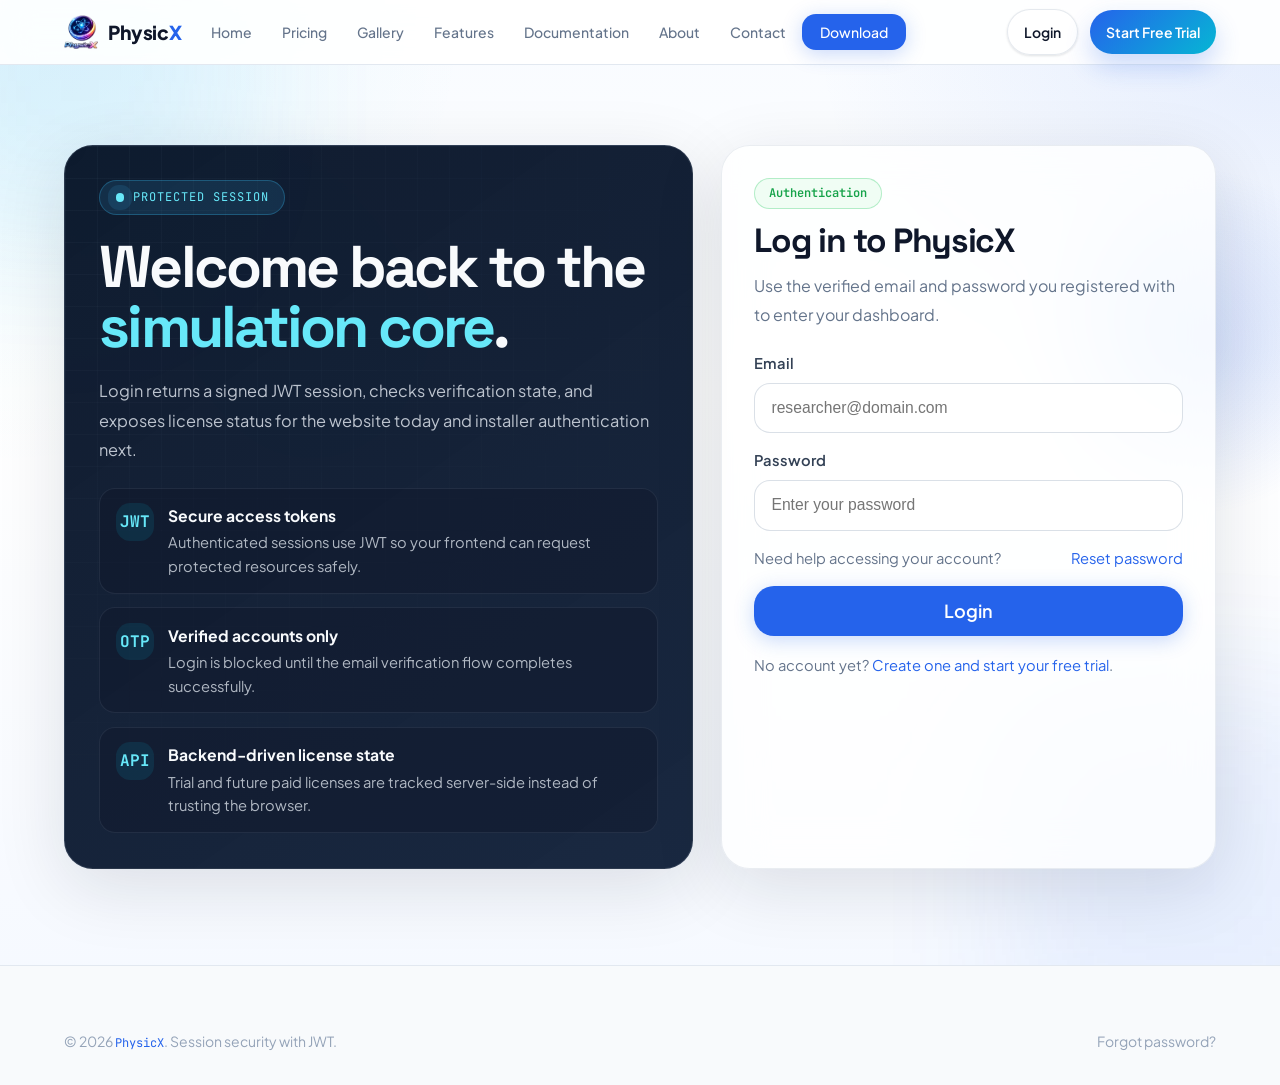
<file: dashboard.html>
<!DOCTYPE html>
<html lang="en">
<head>
  <meta charset="UTF-8" />
  <meta name="viewport" content="width=device-width, initial-scale=1.0" />
  <title>Dashboard - PhysicX</title>
  <meta name="description" content="View your PhysicX account, license status, and trial details." />
  <meta name="robots" content="noindex, nofollow" />
  <link rel="icon" type="image/png" href="assets/icon/logo.png" />
  <link rel="stylesheet" href="shared.css" />
  <link rel="stylesheet" href="auth.css" />
</head>
<body>
  <!-- ═══ UNIVERSAL NAV ═══ -->
<nav class="site-nav" id="site-nav">
  <div class="nav-inner">
    <a href="index.html" class="nav-logo" aria-label="PhysicX Home">
      <img src="assets/icon/logo.png"       alt="PhysicX Logo"       style="height:34px;">
      <span class="nav-logo-text">Physic<span>X</span></span>
    </a>
    <ul class="nav-links" id="nav-links" role="list">
      <li><a href="index.html">Home</a></li>
      <li><a href="pricing.html">Pricing</a></li>
      <li><a href="gallery/gallery.html">Gallery</a></li>
      <li><a href="index.html#features">Features</a></li>
      <li><a href="docs/documentation.html">Documentation</a></li>
      <li><a href="about/about.html">About</a></li>
      <li><a href="contacts/contact.html">Contact</a></li>
      <li><a href="index.html#download-section" class="nav-download">Download</a></li>
    </ul>
    <button class="nav-hamburger" id="nav-hamburger" aria-label="Open menu" aria-expanded="false">
      <span></span><span></span><span></span>
    </button>
  </div>
</nav>

  <main class="page-shell">
    <section class="dashboard-shell">
      <div class="container">
        <div class="dashboard-hero reveal">
          <div>
            <span class="badge badge-blue">Account center</span>
            <h1>PhysicX dashboard</h1>
            <p>
              This dashboard reflects backend-authenticated account state, live trial metadata, and the same identity model intended for future installer sign-in.
            </p>
          </div>
          <div class="dashboard-actions">
            <a href="pricing.html" class="btn btn-secondary">Upgrade license</a>
            <a href="../docs/documentation.html" class="btn btn-secondary">Read docs</a>
            <button type="button" class="btn btn-primary" data-auth-logout>Logout</button>
          </div>
        </div>

        <div class="dashboard-grid">
          <div class="dashboard-stack">
            <article class="dashboard-panel reveal reveal-delay-1">
              <div class="dashboard-profile">
                <div id="dashboard-avatar" class="dashboard-avatar">PX</div>
                <div>
                  <div class="dashboard-subtle">Authenticated account</div>
                  <div id="dashboard-email" class="dashboard-email">Loading...</div>
                </div>
              </div>

              <div id="dashboard-license-message" class="status-message status-info show" style="margin-top:1rem;">
                Loading current license state...
              </div>

              <div class="dashboard-stat-grid">
                <div class="dashboard-stat">
                  <label>License Type</label>
                  <strong id="dashboard-license-type">Loading...</strong>
                </div>
                <div class="dashboard-stat">
                  <label>Status</label>
                  <strong id="dashboard-license-status">Checking...</strong>
                </div>
                <div class="dashboard-stat">
                  <label>Days Remaining</label>
                  <strong id="dashboard-days-remaining">Calculating...</strong>
                </div>
                <div class="dashboard-stat">
                  <label>Expiry Date</label>
                  <strong id="dashboard-expiry">Loading...</strong>
                </div>
              </div>

              <div
                id="dashboard-device-warning"
                class="status-message status-warning"
                style="display:none; margin-top:1rem;"
              ></div>
            </article>

            <article class="dashboard-panel reveal reveal-delay-2">
              <div class="dashboard-subtle">Trial progress</div>
              <div class="dashboard-license-bar" aria-hidden="true">
                <div id="dashboard-license-fill" class="dashboard-license-fill"></div>
              </div>
              <div class="dashboard-checklist" style="margin-top:1rem;">
                <div class="dashboard-checklist-item">Email verification passed and account is ready for protected API calls.</div>
                <div class="dashboard-checklist-item">JWT login session is active for dashboard and future installer authentication.</div>
                <div class="dashboard-checklist-item">License tracking is server-side so trial logic stays trustworthy across devices.</div>
              </div>
            </article>
          </div>

          <aside class="dashboard-stack">
            <article class="dashboard-panel reveal reveal-delay-1">
              <div class="dashboard-subtle">Validation state</div>
              <div class="dashboard-stat-grid" style="margin-top:1rem;">
                <div class="dashboard-stat">
                  <label>Email Verification</label>
                  <strong id="dashboard-verification">Checking...</strong>
                </div>
                <div class="dashboard-stat">
                  <label>Desktop Readiness</label>
                  <strong id="dashboard-sync-state">Syncing...</strong>
                </div>
                <div class="dashboard-stat">
                  <label>Current Device</label>
                  <strong id="dashboard-current-device">Loading...</strong>
                </div>
                <div class="dashboard-stat">
                  <label>Device Changes Used</label>
                  <strong id="dashboard-device-changes-used">Loading...</strong>
                </div>
                <div class="dashboard-stat">
                  <label>Remaining Changes</label>
                  <strong id="dashboard-remaining-device-changes">Loading...</strong>
                </div>
              </div>
            </article>

            <article class="dashboard-panel reveal reveal-delay-2">
              <div class="dashboard-subtle">What this account now supports</div>
              <div class="dashboard-checklist" style="margin-top:1rem;">
                <div class="dashboard-checklist-item">Trial enforcement for the current web onboarding flow.</div>
                <div class="dashboard-checklist-item">Protected login for the upcoming PhysicX desktop installer.</div>
                <div class="dashboard-checklist-item">Paid monthly and yearly upgrades now activate through Razorpay-backed checkout.</div>
              </div>
            </article>
          </aside>
        </div>
      </div>
    </section>
  </main>

  <footer class="site-footer">
    <div class="container">
      <div class="footer-bottom" style="border-top:none; padding-top:0;">
        <span>&copy; 2026 <span class="mono">PhysicX</span>. Server-tracked access control.</span>
        <span><a href="index.html#download-section" style="text-decoration:none;">Download desktop build</a></span>
      </div>
    </div>
  </footer>

  <script src="js/config.js"></script>
  <script src="js/auth.js"></script>
  <script src="js/dashboard.js"></script>
  <script src="js/nav.js"></script>
</body>
</html>
</file>
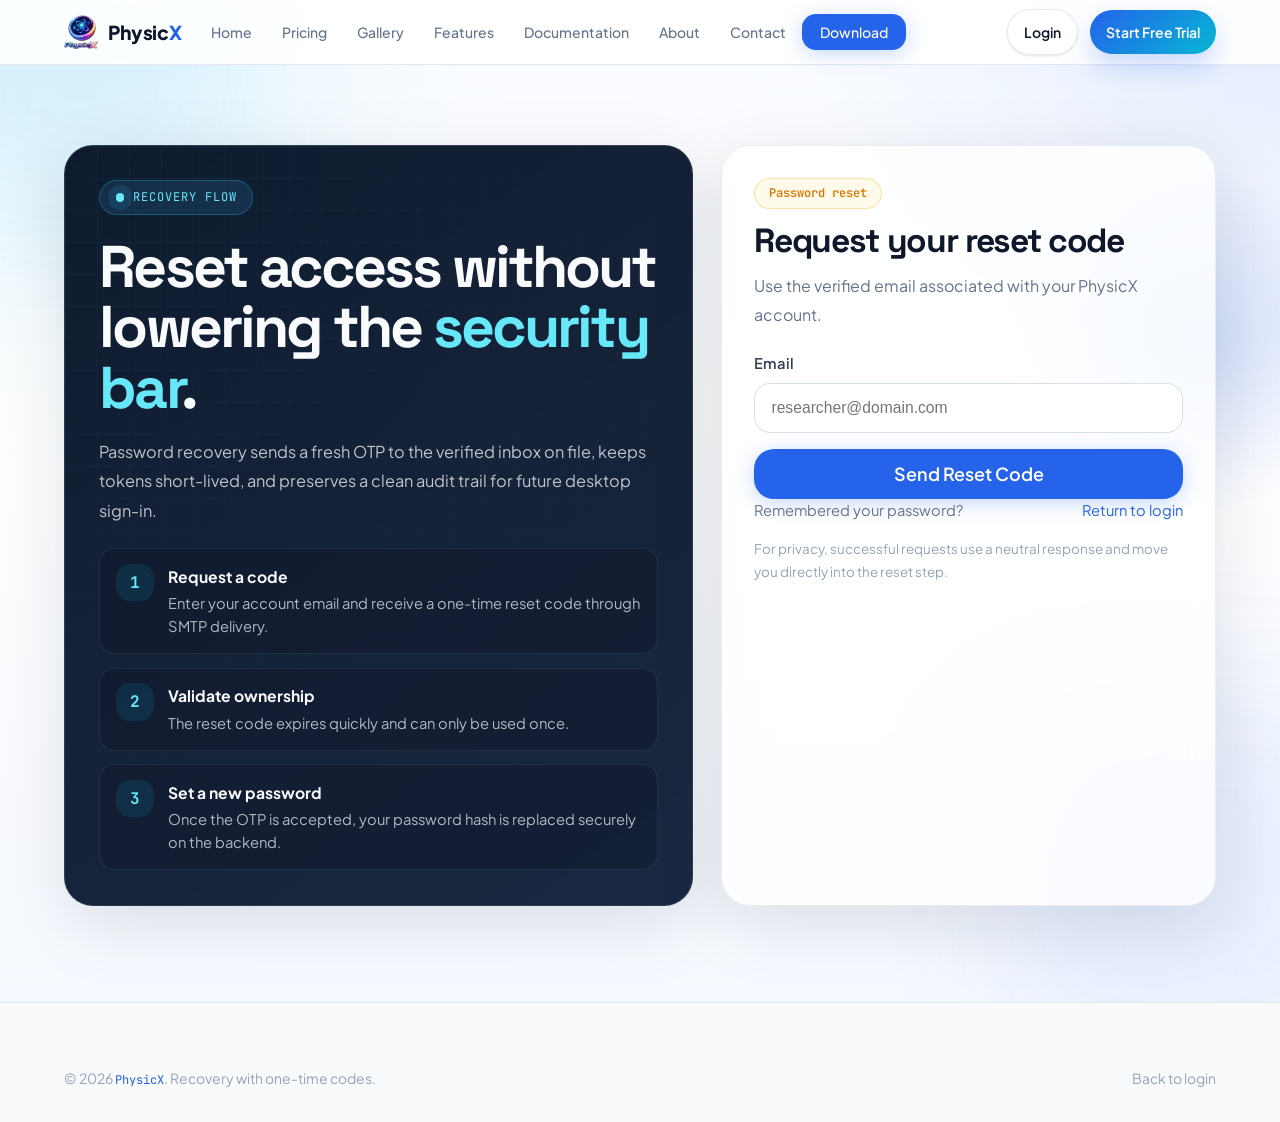
<file: forgot-password.html>
<!DOCTYPE html>
<html lang="en">
<head>
  <meta charset="UTF-8" />
  <meta name="viewport" content="width=device-width, initial-scale=1.0" />
  <title>Forgot Password - PhysicX</title>
  <meta name="description" content="Request a reset OTP for your PhysicX account and securely restore access." />
  <meta name="robots" content="noindex, nofollow" />
  <link rel="icon" type="image/png" href="assets/icon/logo.png" />
  <link rel="stylesheet" href="shared.css" />
  <link rel="stylesheet" href="auth.css" />
</head>
<body>
  <!-- ═══ UNIVERSAL NAV ═══ -->
<nav class="site-nav" id="site-nav">
  <div class="nav-inner">
    <a href="index.html" class="nav-logo" aria-label="PhysicX Home">
      <img src="assets/icon/logo.png"       alt="PhysicX Logo"       style="height:34px;">
      <span class="nav-logo-text">Physic<span>X</span></span>
    </a>
    <ul class="nav-links" id="nav-links" role="list">
      <li><a href="index.html">Home</a></li>
      <li><a href="pricing.html">Pricing</a></li>
      <li><a href="gallery/gallery.html">Gallery</a></li>
      <li><a href="index.html#features">Features</a></li>
      <li><a href="docs/documentation.html">Documentation</a></li>
      <li><a href="about/about.html">About</a></li>
      <li><a href="contacts/contact.html">Contact</a></li>
      <li><a href="index.html#download-section" class="nav-download">Download</a></li>
    </ul>
    <button class="nav-hamburger" id="nav-hamburger" aria-label="Open menu" aria-expanded="false">
      <span></span><span></span><span></span>
    </button>
  </div>
</nav>

  <main class="page-shell">
    <section class="auth-hero">
      <div class="container auth-shell">
        <article class="auth-showcase reveal">
          <span class="page-badge">Recovery flow</span>
          <h1 class="page-title">Reset access without lowering the <span class="accent">security bar</span>.</h1>
          <p class="page-subtitle">
            Password recovery sends a fresh OTP to the verified inbox on file, keeps tokens short-lived, and preserves a clean audit trail for future desktop sign-in.
          </p>

          <div class="auth-list">
            <div class="auth-list-item">
              <div class="auth-list-icon">1</div>
              <div class="auth-list-copy">
                <strong>Request a code</strong>
                <span>Enter your account email and receive a one-time reset code through SMTP delivery.</span>
              </div>
            </div>
            <div class="auth-list-item">
              <div class="auth-list-icon">2</div>
              <div class="auth-list-copy">
                <strong>Validate ownership</strong>
                <span>The reset code expires quickly and can only be used once.</span>
              </div>
            </div>
            <div class="auth-list-item">
              <div class="auth-list-icon">3</div>
              <div class="auth-list-copy">
                <strong>Set a new password</strong>
                <span>Once the OTP is accepted, your password hash is replaced securely on the backend.</span>
              </div>
            </div>
          </div>
        </article>

        <article class="auth-card-panel reveal reveal-delay-1">
          <div class="auth-card-head">
            <span class="badge badge-amber">Password reset</span>
            <h2 class="auth-card-title">Request your reset code</h2>
            <p class="auth-card-copy">
              Use the verified email associated with your PhysicX account.
            </p>
          </div>

          <form id="forgot-password-form" class="auth-form" novalidate>
            <div class="field">
              <label for="forgot-password-email">Email</label>
              <input id="forgot-password-email" name="email" type="email" autocomplete="email" placeholder="researcher@domain.com" required />
            </div>

            <div id="forgot-password-message" class="status-message" aria-live="polite"></div>

            <button type="submit" class="btn btn-primary btn-lg auth-submit">Send Reset Code</button>
          </form>

          <div class="auth-inline">
            <span>Remembered your password?</span>
            <a href="login.html">Return to login</a>
          </div>
          <p class="auth-note">
            For privacy, successful requests use a neutral response and move you directly into the reset step.
          </p>
        </article>
      </div>
    </section>
  </main>

  <footer class="site-footer">
    <div class="container">
      <div class="footer-bottom" style="border-top:none; padding-top:0;">
        <span>&copy; 2026 <span class="mono">PhysicX</span>. Recovery with one-time codes.</span>
        <span><a href="login.html" style="text-decoration:none;">Back to login</a></span>
      </div>
    </div>
  </footer>

  <script src="js/config.js"></script>
  <script src="js/auth.js"></script>
  <script src="js/nav.js"></script>
</body>
</html>
</file>
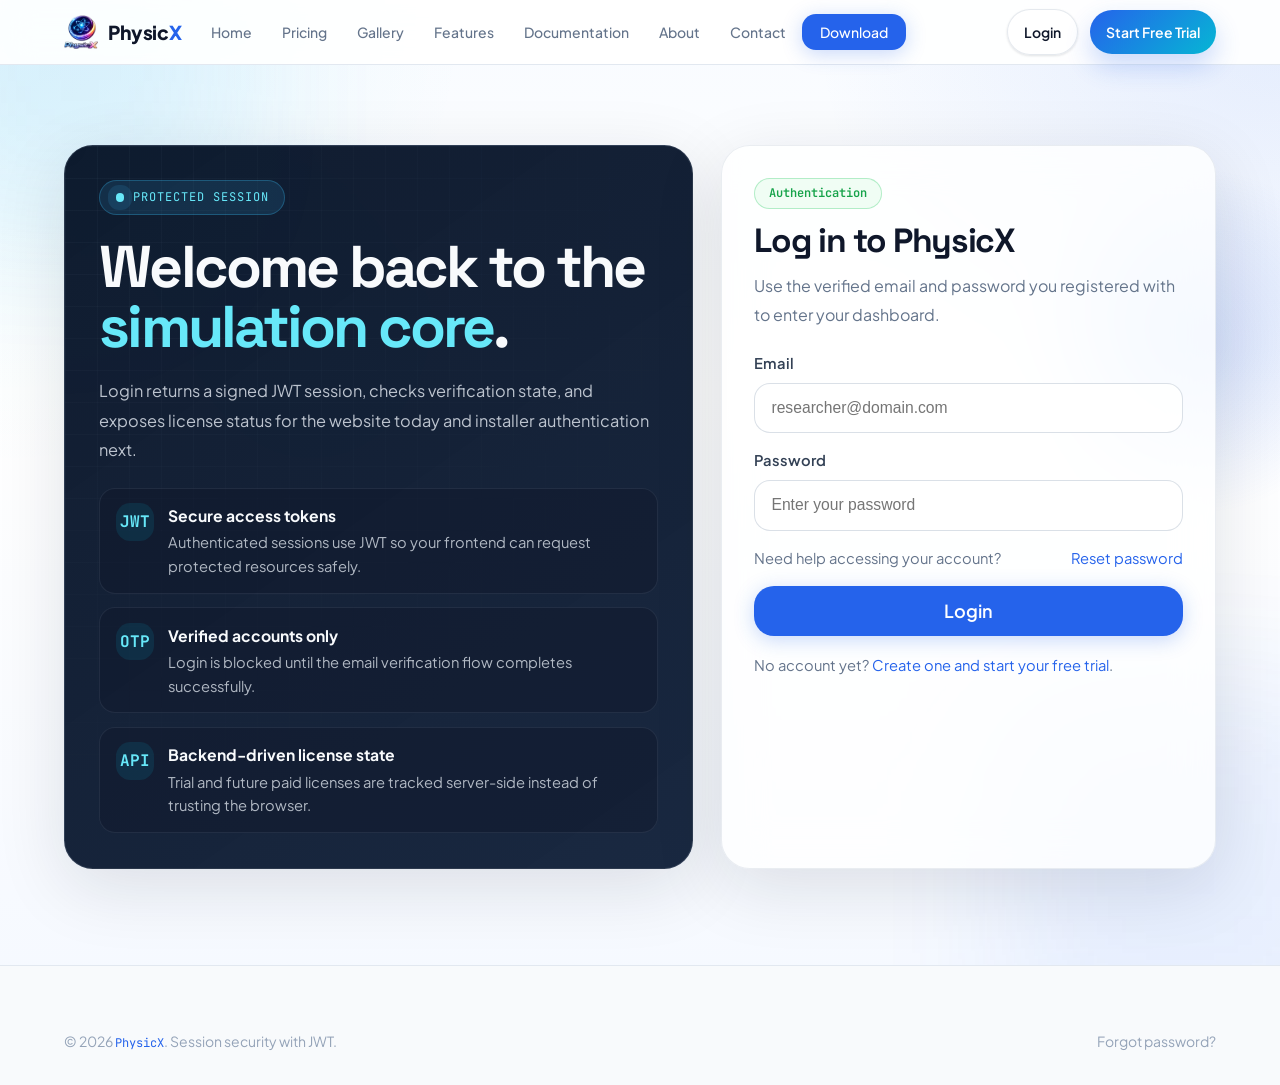
<file: login.html>
<!DOCTYPE html>
<html lang="en">
<head>
  <meta charset="UTF-8" />
  <meta name="viewport" content="width=device-width, initial-scale=1.0" />
  <title>Login - PhysicX</title>
  <meta name="description" content="Securely log in to PhysicX and access your account dashboard and license status." />
  <meta name="robots" content="noindex, nofollow" />
  <link rel="icon" type="image/png" href="assets/icon/logo.png" />
  <link rel="stylesheet" href="shared.css" />
  <link rel="stylesheet" href="auth.css" />
</head>
<body>
  <!-- ═══ UNIVERSAL NAV ═══ -->
<nav class="site-nav" id="site-nav">
  <div class="nav-inner">
    <a href="index.html" class="nav-logo" aria-label="PhysicX Home">
      <img src="assets/icon/logo.png"       alt="PhysicX Logo"       style="height:34px;">
      <span class="nav-logo-text">Physic<span>X</span></span>
    </a>
    <ul class="nav-links" id="nav-links" role="list">
      <li><a href="index.html">Home</a></li>
      <li><a href="pricing.html">Pricing</a></li>
      <li><a href="gallery/gallery.html">Gallery</a></li>
      <li><a href="index.html#features">Features</a></li>
      <li><a href="docs/documentation.html">Documentation</a></li>
      <li><a href="about/about.html">About</a></li>
      <li><a href="contacts/contact.html">Contact</a></li>
      <li><a href="index.html#download-section" class="nav-download">Download</a></li>
    </ul>
    <button class="nav-hamburger" id="nav-hamburger" aria-label="Open menu" aria-expanded="false">
      <span></span><span></span><span></span>
    </button>
  </div>
</nav>

  <main class="page-shell">
    <section class="auth-hero">
      <div class="container auth-shell">
        <article class="auth-showcase reveal">
          <span class="page-badge">Protected session</span>
          <h1 class="page-title">Welcome back to the <span class="accent">simulation core</span>.</h1>
          <p class="page-subtitle">
            Login returns a signed JWT session, checks verification state, and exposes license status for the website today and installer authentication next.
          </p>

          <div class="auth-list">
            <div class="auth-list-item">
              <div class="auth-list-icon">JWT</div>
              <div class="auth-list-copy">
                <strong>Secure access tokens</strong>
                <span>Authenticated sessions use JWT so your frontend can request protected resources safely.</span>
              </div>
            </div>
            <div class="auth-list-item">
              <div class="auth-list-icon">OTP</div>
              <div class="auth-list-copy">
                <strong>Verified accounts only</strong>
                <span>Login is blocked until the email verification flow completes successfully.</span>
              </div>
            </div>
            <div class="auth-list-item">
              <div class="auth-list-icon">API</div>
              <div class="auth-list-copy">
                <strong>Backend-driven license state</strong>
                <span>Trial and future paid licenses are tracked server-side instead of trusting the browser.</span>
              </div>
            </div>
          </div>
        </article>

        <article class="auth-card-panel reveal reveal-delay-1">
          <div class="auth-card-head">
            <span class="badge badge-green">Authentication</span>
            <h2 class="auth-card-title">Log in to PhysicX</h2>
            <p class="auth-card-copy">
              Use the verified email and password you registered with to enter your dashboard.
            </p>
          </div>

          <form id="login-form" class="auth-form" novalidate>
            <div class="field">
              <label for="login-email">Email</label>
              <input id="login-email" name="email" type="email" autocomplete="email" placeholder="researcher@domain.com" required />
            </div>

            <div class="field">
              <label for="login-password">Password</label>
              <input id="login-password" name="password" type="password" autocomplete="current-password" placeholder="Enter your password" required />
            </div>

            <div class="auth-inline">
              <span>Need help accessing your account?</span>
              <a href="forgot-password.html">Reset password</a>
            </div>

            <div id="login-message" class="status-message" aria-live="polite"></div>

            <button type="submit" class="btn btn-primary btn-lg auth-submit">Login</button>
          </form>

          <p class="auth-footer-copy">
            No account yet? <a href="register.html">Create one and start your free trial</a>.
          </p>
        </article>
      </div>
    </section>
  </main>

  <footer class="site-footer">
    <div class="container">
      <div class="footer-bottom" style="border-top:none; padding-top:0;">
        <span>&copy; 2026 <span class="mono">PhysicX</span>. Session security with JWT.</span>
        <span><a href="forgot-password.html" style="text-decoration:none;">Forgot password?</a></span>
      </div>
    </div>
  </footer>

  <script src="js/config.js"></script>
  <script src="js/auth.js"></script>
  <script src="js/nav.js"></script>
</body>
</html>
</file>
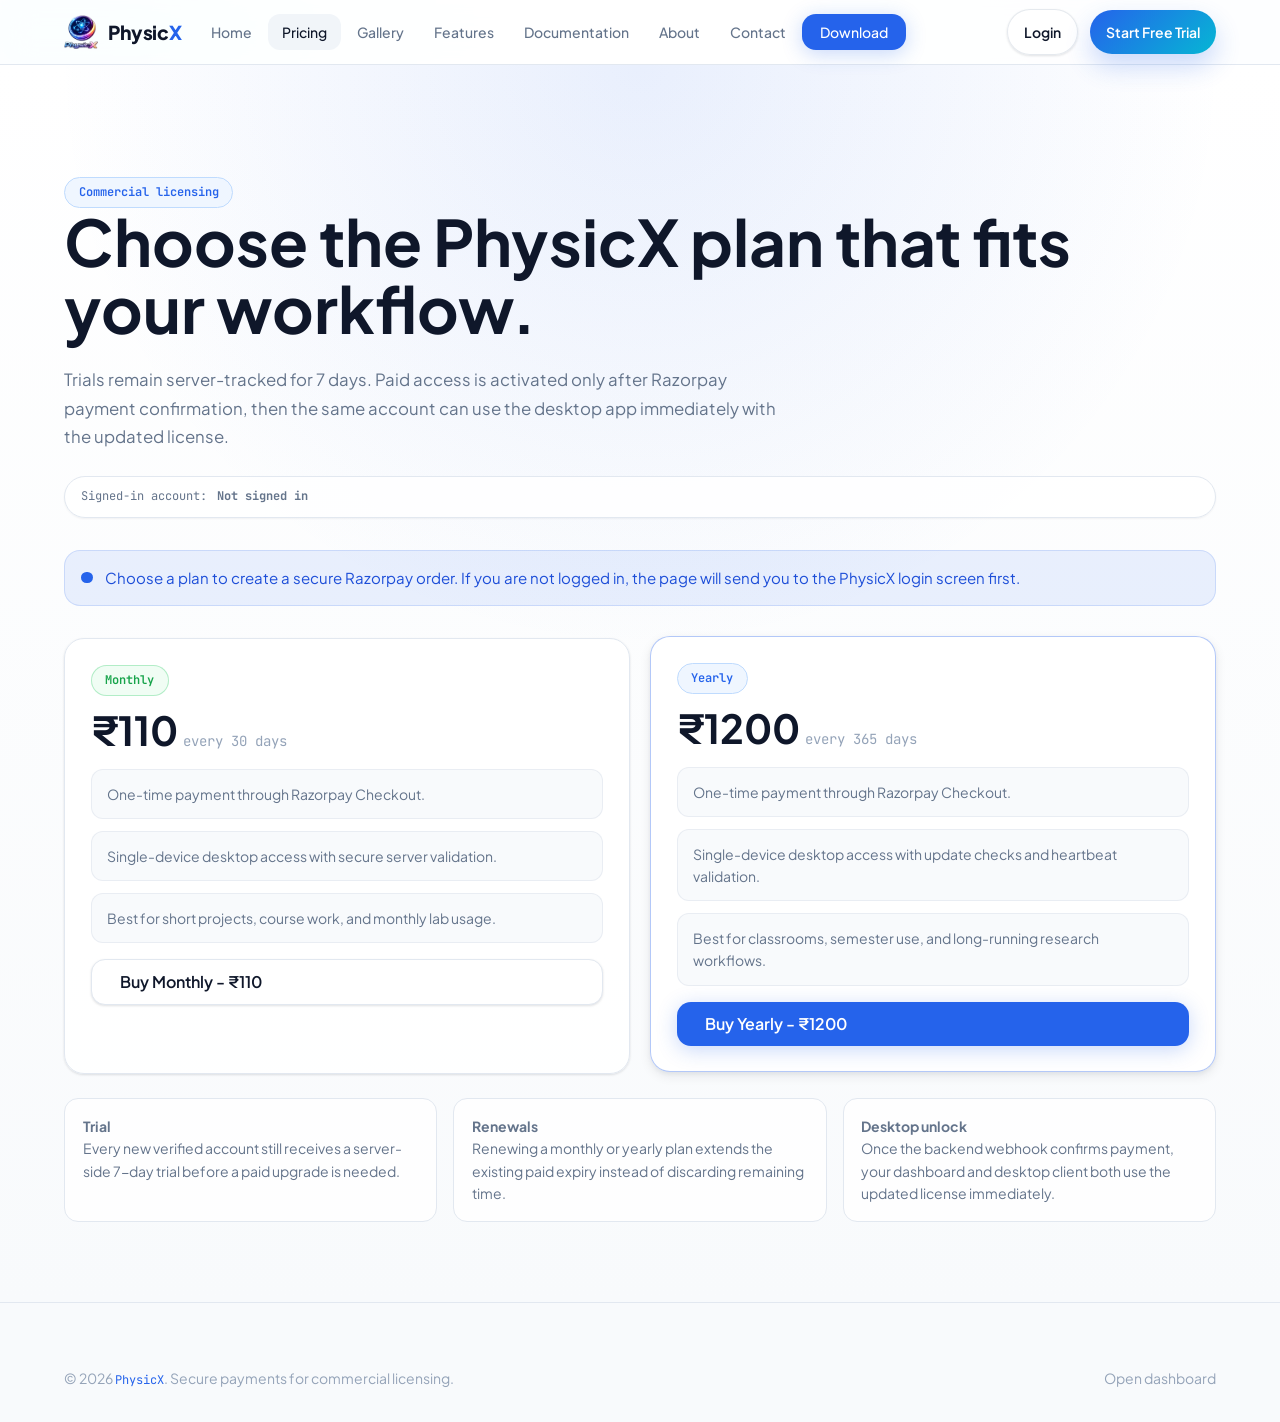
<file: pricing.html>
<!DOCTYPE html>
<html lang="en">
<head>
  <meta charset="UTF-8" />
  <meta name="viewport" content="width=device-width, initial-scale=1.0" />
  <title>Pricing - PhysicX</title>
  <meta name="description" content="Choose a PhysicX paid license plan and complete payment securely with Razorpay." />
  <link rel="icon" type="image/png" href="assets/icon/logo.png" />
  <link rel="stylesheet" href="shared.css" />
  <link rel="stylesheet" href="auth.css" />
  <style>
    .pricing-shell {
      padding: 7rem 0 5rem;
      background:
        radial-gradient(circle at top, rgba(37, 99, 235, 0.10), transparent 42%),
        linear-gradient(180deg, #ffffff 0%, #f8fafc 100%);
    }
    .pricing-hero {
      display: grid;
      gap: 1.5rem;
      margin-bottom: 2rem;
      align-items: end;
    }
    .pricing-hero h1 {
      margin: 0;
      font-size: clamp(2.3rem, 5vw, 4rem);
      line-height: 1.05;
    }
    .pricing-hero p {
      margin: 0;
      max-width: 720px;
      color: var(--clr-text-3);
      font-size: 1.05rem;
      line-height: 1.7;
    }
    .pricing-account {
      display: inline-flex;
      gap: 0.6rem;
      align-items: center;
      padding: 0.65rem 1rem;
      border: 1px solid var(--clr-border);
      border-radius: 999px;
      background: rgba(255, 255, 255, 0.85);
      box-shadow: var(--shadow-xs);
      color: var(--clr-text-3);
      font-family: var(--font-mono);
      font-size: var(--text-xs);
    }
    .pricing-grid {
      display: grid;
      grid-template-columns: repeat(auto-fit, minmax(280px, 1fr));
      gap: 1.25rem;
      margin-top: 2rem;
    }
    .pricing-card {
      display: flex;
      flex-direction: column;
      gap: 1rem;
      padding: 1.6rem;
      background: rgba(255, 255, 255, 0.92);
      border: 1px solid var(--clr-border);
      border-radius: var(--radius-xl);
      box-shadow: var(--shadow-sm);
    }
    .pricing-card.featured {
      border-color: rgba(37, 99, 235, 0.35);
      box-shadow: var(--shadow-md);
      transform: translateY(-2px);
    }
    .pricing-price {
      display: flex;
      align-items: baseline;
      gap: 0.35rem;
    }
    .pricing-price strong {
      font-size: 2.5rem;
      line-height: 1;
    }
    .pricing-price span {
      color: var(--clr-text-4);
      font-family: var(--font-mono);
      font-size: var(--text-sm);
    }
    .pricing-points {
      display: grid;
      gap: 0.75rem;
      color: var(--clr-text-3);
      font-size: var(--text-sm);
    }
    .pricing-point {
      padding: 0.8rem 0.95rem;
      border-radius: var(--radius-md);
      background: var(--clr-bg-soft);
      border: 1px solid rgba(148, 163, 184, 0.15);
    }
    .pricing-meta {
      display: grid;
      grid-template-columns: repeat(auto-fit, minmax(220px, 1fr));
      gap: 1rem;
      margin-top: 1.5rem;
    }
    .pricing-meta-card {
      padding: 1rem 1.1rem;
      border-radius: var(--radius-lg);
      background: rgba(255, 255, 255, 0.86);
      border: 1px solid var(--clr-border);
      color: var(--clr-text-3);
      font-size: var(--text-sm);
      line-height: 1.6;
    }
  </style>
</head>
<body>
  <!-- ═══ UNIVERSAL NAV ═══ -->
<nav class="site-nav" id="site-nav">
  <div class="nav-inner">
    <a href="index.html" class="nav-logo" aria-label="PhysicX Home">
      <img src="assets/icon/logo.png"       alt="PhysicX Logo"       style="height:34px;">
      <span class="nav-logo-text">Physic<span>X</span></span>
    </a>
    <ul class="nav-links" id="nav-links" role="list">
      <li><a href="index.html">Home</a></li>
      <li><a href="pricing.html">Pricing</a></li>
      <li><a href="gallery/gallery.html">Gallery</a></li>
      <li><a href="index.html#features">Features</a></li>
      <li><a href="docs/documentation.html">Documentation</a></li>
      <li><a href="about/about.html">About</a></li>
      <li><a href="contacts/contact.html">Contact</a></li>
      <li><a href="index.html#download-section" class="nav-download">Download</a></li>
    </ul>
    <button class="nav-hamburger" id="nav-hamburger" aria-label="Open menu" aria-expanded="false">
      <span></span><span></span><span></span>
    </button>
  </div>
</nav>

  <main class="pricing-shell">
    <section class="container">
      <div class="pricing-hero reveal">
        <div>
          <span class="badge badge-blue">Commercial licensing</span>
          <h1>Choose the PhysicX plan that fits your workflow.</h1>
        </div>
        <p>
          Trials remain server-tracked for 7 days. Paid access is activated only after Razorpay payment confirmation,
          then the same account can use the desktop app immediately with the updated license.
        </p>
        <div class="pricing-account">
          Signed-in account:
          <strong id="pricing-email">Checking session...</strong>
        </div>
      </div>

      <div id="pricing-message" class="status-message status-info show">
        Choose a plan to create a secure Razorpay order. If you are not logged in, the page will send you to the PhysicX login screen first.
      </div>

      <div class="pricing-grid">
        <article class="pricing-card reveal reveal-delay-1">
          <div>
            <span class="badge badge-green">Monthly</span>
            <div class="pricing-price" style="margin-top:0.9rem;">
              <strong>₹110</strong>
              <span>every 30 days</span>
            </div>
          </div>
          <div class="pricing-points">
            <div class="pricing-point">One-time payment through Razorpay Checkout.</div>
            <div class="pricing-point">Single-device desktop access with secure server validation.</div>
            <div class="pricing-point">Best for short projects, course work, and monthly lab usage.</div>
          </div>
          <button class="btn btn-secondary" data-buy-plan="monthly" onclick="buyPlan('monthly')">
            Buy Monthly - ₹110
          </button>
        </article>

        <article class="pricing-card featured reveal reveal-delay-2">
          <div>
            <span class="badge badge-blue">Yearly</span>
            <div class="pricing-price" style="margin-top:0.9rem;">
              <strong>₹1200</strong>
              <span>every 365 days</span>
            </div>
          </div>
          <div class="pricing-points">
            <div class="pricing-point">One-time payment through Razorpay Checkout.</div>
            <div class="pricing-point">Single-device desktop access with update checks and heartbeat validation.</div>
            <div class="pricing-point">Best for classrooms, semester use, and long-running research workflows.</div>
          </div>
          <button class="btn btn-primary" data-buy-plan="yearly" onclick="buyPlan('yearly')">
            Buy Yearly - ₹1200
          </button>
        </article>
      </div>

      <div class="pricing-meta">
        <div class="pricing-meta-card">
          <strong>Trial</strong><br />
          Every new verified account still receives a server-side 7-day trial before a paid upgrade is needed.
        </div>
        <div class="pricing-meta-card">
          <strong>Renewals</strong><br />
          Renewing a monthly or yearly plan extends the existing paid expiry instead of discarding remaining time.
        </div>
        <div class="pricing-meta-card">
          <strong>Desktop unlock</strong><br />
          Once the backend webhook confirms payment, your dashboard and desktop client both use the updated license immediately.
        </div>
      </div>
    </section>
  </main>

  <footer class="site-footer">
    <div class="container">
      <div class="footer-bottom" style="border-top:none; padding-top:0;">
        <span>&copy; 2026 <span class="mono">PhysicX</span>. Secure payments for commercial licensing.</span>
        <span><a href="dashboard.html" style="text-decoration:none;">Open dashboard</a></span>
      </div>
    </div>
  </footer>

  <script src="js/config.js"></script>
  <script src="js/auth.js"></script>
  <script src="https://checkout.razorpay.com/v1/checkout.js"></script>
  <script src="js/payment.js"></script>
  <script src="js/nav.js"></script>
</body>
</html>
</file>
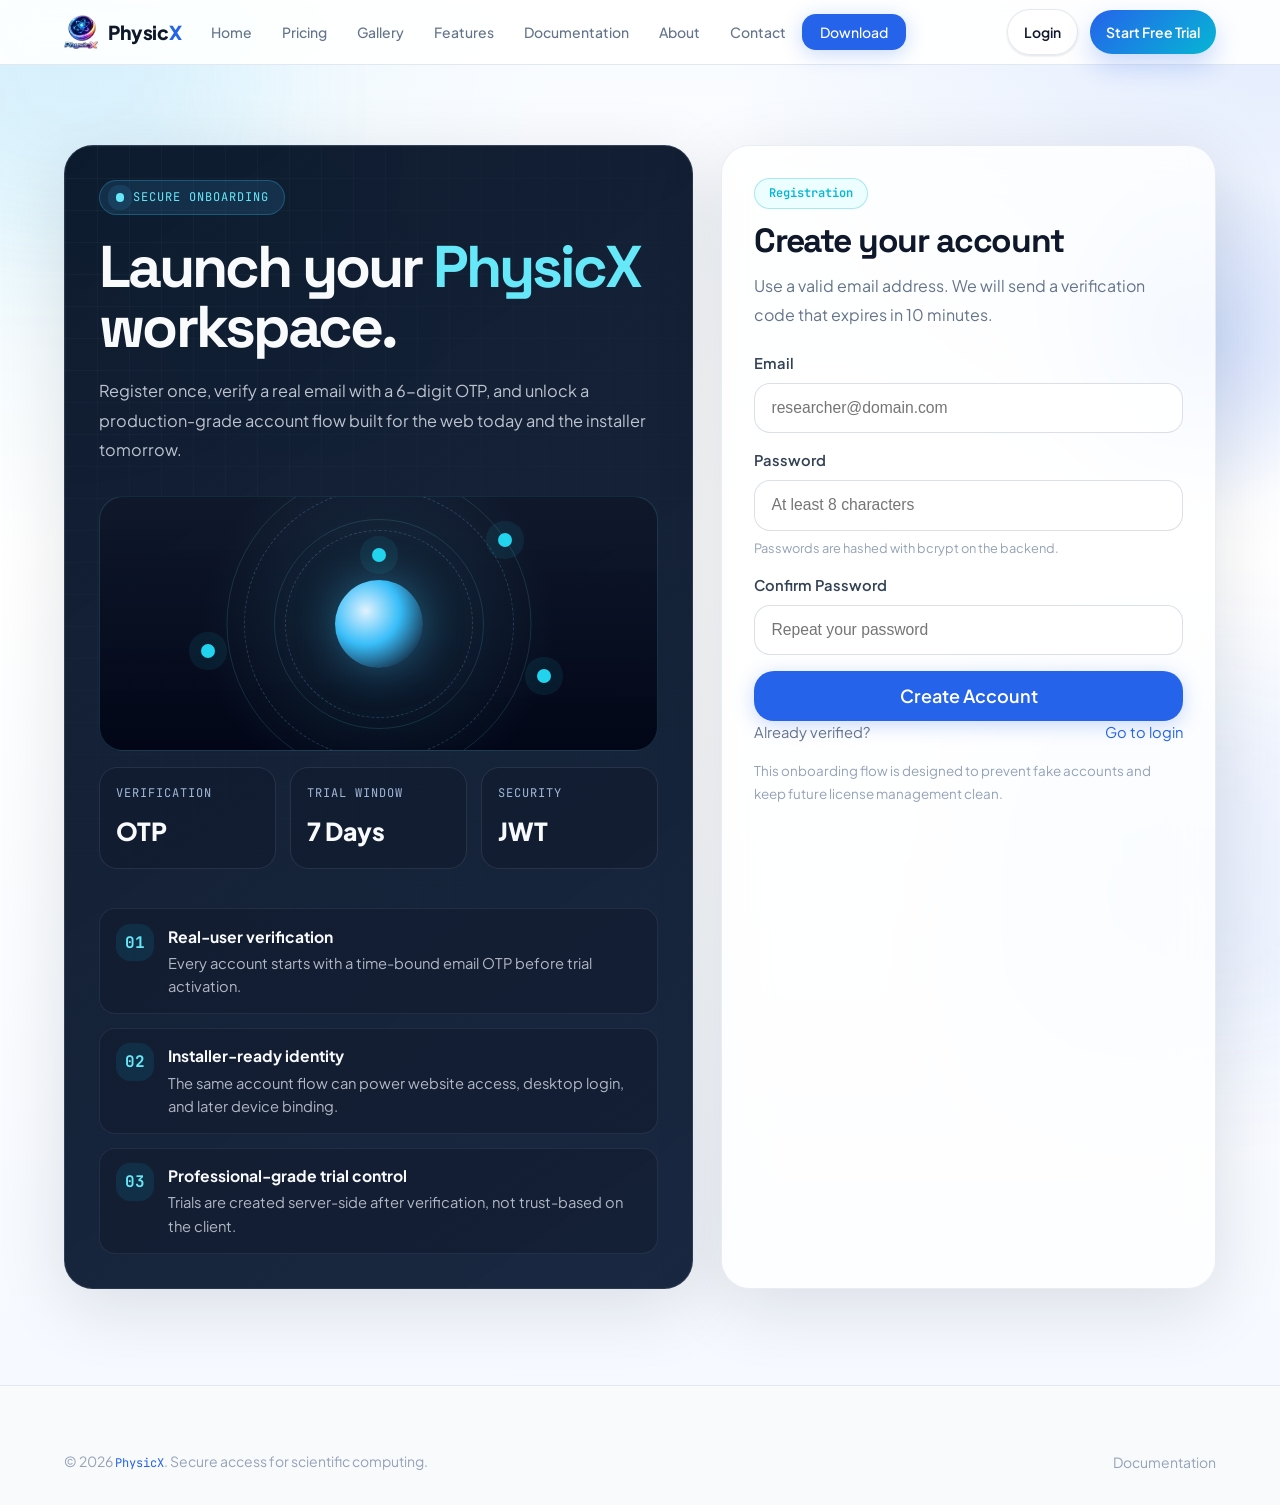
<file: register.html>
<!DOCTYPE html>
<html lang="en">
<head>
  <meta charset="UTF-8" />
  <meta name="viewport" content="width=device-width, initial-scale=1.0" />
  <title>Create Account - PhysicX</title>
  <meta name="description" content="Create your PhysicX account, verify your email with OTP, and activate a secure 7-day trial." />
  <meta name="robots" content="noindex, nofollow" />
  <link rel="icon" type="image/png" href="assets/icon/logo.png" />
  <link rel="stylesheet" href="shared.css" />
  <link rel="stylesheet" href="auth.css" />
</head>
<body>
  <!-- ═══ UNIVERSAL NAV ═══ -->
<nav class="site-nav" id="site-nav">
  <div class="nav-inner">
    <a href="index.html" class="nav-logo" aria-label="PhysicX Home">
      <img src="assets/icon/logo.png"       alt="PhysicX Logo"       style="height:34px;">
      <span class="nav-logo-text">Physic<span>X</span></span>
    </a>
    <ul class="nav-links" id="nav-links" role="list">
      <li><a href="index.html">Home</a></li>
      <li><a href="pricing.html">Pricing</a></li>
      <li><a href="gallery/gallery.html">Gallery</a></li>
      <li><a href="index.html#features">Features</a></li>
      <li><a href="docs/documentation.html">Documentation</a></li>
      <li><a href="about/about.html">About</a></li>
      <li><a href="contacts/contact.html">Contact</a></li>
      <li><a href="index.html#download-section" class="nav-download">Download</a></li>
    </ul>
    <button class="nav-hamburger" id="nav-hamburger" aria-label="Open menu" aria-expanded="false">
      <span></span><span></span><span></span>
    </button>
  </div>
</nav>

  <main class="page-shell">
    <section class="auth-hero">
      <div class="container auth-shell">
        <article class="auth-showcase reveal">
          <span class="page-badge">Secure onboarding</span>
          <h1 class="page-title">Launch your <span class="accent">PhysicX</span> workspace.</h1>
          <p class="page-subtitle">
            Register once, verify a real email with a 6-digit OTP, and unlock a production-grade account flow built for the web today and the installer tomorrow.
          </p>

          <div class="auth-visual">
            <div class="auth-orbit">
              <div class="orbit-ring"></div>
              <div class="orbit-ring small"></div>
              <div class="orbit-core"></div>
              <div class="orbit-node one"></div>
              <div class="orbit-node two"></div>
              <div class="orbit-node three"></div>
              <div class="orbit-node four"></div>
            </div>

            <div class="auth-mini-grid">
              <div class="auth-mini-card">
                <div class="auth-mini-label">Verification</div>
                <div class="auth-mini-value">OTP</div>
              </div>
              <div class="auth-mini-card">
                <div class="auth-mini-label">Trial window</div>
                <div class="auth-mini-value">7 Days</div>
              </div>
              <div class="auth-mini-card">
                <div class="auth-mini-label">Security</div>
                <div class="auth-mini-value">JWT</div>
              </div>
            </div>

            <div class="auth-list">
              <div class="auth-list-item">
                <div class="auth-list-icon">01</div>
                <div class="auth-list-copy">
                  <strong>Real-user verification</strong>
                  <span>Every account starts with a time-bound email OTP before trial activation.</span>
                </div>
              </div>
              <div class="auth-list-item">
                <div class="auth-list-icon">02</div>
                <div class="auth-list-copy">
                  <strong>Installer-ready identity</strong>
                  <span>The same account flow can power website access, desktop login, and later device binding.</span>
                </div>
              </div>
              <div class="auth-list-item">
                <div class="auth-list-icon">03</div>
                <div class="auth-list-copy">
                  <strong>Professional-grade trial control</strong>
                  <span>Trials are created server-side after verification, not trust-based on the client.</span>
                </div>
              </div>
            </div>
          </div>
        </article>

        <article class="auth-card-panel reveal reveal-delay-1">
          <div class="auth-card-head">
            <span class="badge badge-cyan">Registration</span>
            <h2 class="auth-card-title">Create your account</h2>
            <p class="auth-card-copy">
              Use a valid email address. We will send a verification code that expires in 10 minutes.
            </p>
          </div>

          <form id="register-form" class="auth-form" novalidate>
            <div class="field">
              <label for="register-email">Email</label>
              <input id="register-email" name="email" type="email" autocomplete="email" placeholder="researcher@domain.com" required />
            </div>

            <div class="field">
              <label for="register-password">Password</label>
              <input id="register-password" name="password" type="password" autocomplete="new-password" minlength="8" placeholder="At least 8 characters" required />
              <small>Passwords are hashed with bcrypt on the backend.</small>
            </div>

            <div class="field">
              <label for="register-confirm-password">Confirm Password</label>
              <input id="register-confirm-password" name="confirmPassword" type="password" autocomplete="new-password" minlength="8" placeholder="Repeat your password" required />
            </div>

            <div id="register-message" class="status-message" aria-live="polite"></div>

            <button type="submit" class="btn btn-primary btn-lg auth-submit">Create Account</button>
          </form>

          <div class="auth-inline">
            <span>Already verified?</span>
            <a href="login.html">Go to login</a>
          </div>
          <p class="auth-note">
            This onboarding flow is designed to prevent fake accounts and keep future license management clean.
          </p>
        </article>
      </div>
    </section>
  </main>

  <footer class="site-footer">
    <div class="container">
      <div class="footer-bottom" style="border-top:none; padding-top:0;">
        <span>&copy; 2026 <span class="mono">PhysicX</span>. Secure access for scientific computing.</span>
        <span><a href="docs/documentation.html" style="text-decoration:none;">Documentation</a></span>
      </div>
    </div>
  </footer>

  <script src="js/config.js"></script>
  <script src="js/auth.js"></script>
  <script src="js/nav.js"></script>
</body>
</html>
</file>
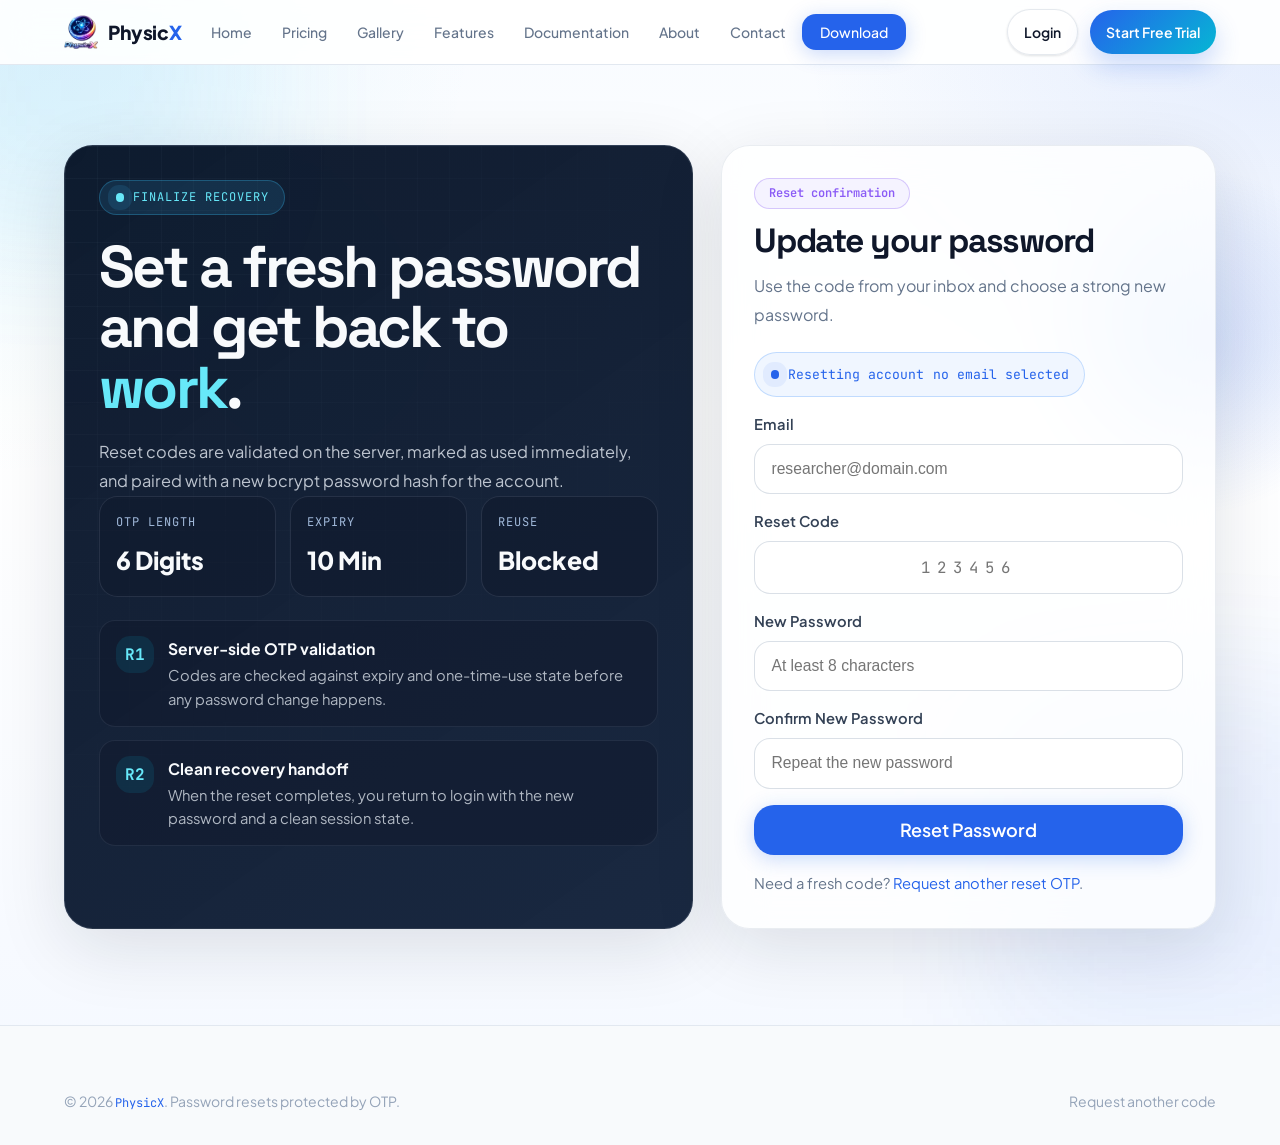
<file: reset-password.html>
<!DOCTYPE html>
<html lang="en">
<head>
  <meta charset="UTF-8" />
  <meta name="viewport" content="width=device-width, initial-scale=1.0" />
  <title>Reset Password - PhysicX</title>
  <meta name="description" content="Enter your reset OTP and choose a new password for your PhysicX account." />
  <meta name="robots" content="noindex, nofollow" />
  <link rel="icon" type="image/png" href="assets/icon/logo.png" />
  <link rel="stylesheet" href="shared.css" />
  <link rel="stylesheet" href="auth.css" />
</head>
<body>
  <!-- ═══ UNIVERSAL NAV ═══ -->
<nav class="site-nav" id="site-nav">
  <div class="nav-inner">
    <a href="index.html" class="nav-logo" aria-label="PhysicX Home">
      <img src="assets/icon/logo.png"       alt="PhysicX Logo"       style="height:34px;">
      <span class="nav-logo-text">Physic<span>X</span></span>
    </a>
    <ul class="nav-links" id="nav-links" role="list">
      <li><a href="index.html">Home</a></li>
      <li><a href="pricing.html">Pricing</a></li>
      <li><a href="gallery/gallery.html">Gallery</a></li>
      <li><a href="index.html#features">Features</a></li>
      <li><a href="docs/documentation.html">Documentation</a></li>
      <li><a href="about/about.html">About</a></li>
      <li><a href="contacts/contact.html">Contact</a></li>
      <li><a href="index.html#download-section" class="nav-download">Download</a></li>
    </ul>
    <button class="nav-hamburger" id="nav-hamburger" aria-label="Open menu" aria-expanded="false">
      <span></span><span></span><span></span>
    </button>
  </div>
</nav>

  <main class="page-shell">
    <section class="auth-hero">
      <div class="container auth-shell">
        <article class="auth-showcase reveal">
          <span class="page-badge">Finalize recovery</span>
          <h1 class="page-title">Set a fresh password and get back to <span class="accent">work</span>.</h1>
          <p class="page-subtitle">
            Reset codes are validated on the server, marked as used immediately, and paired with a new bcrypt password hash for the account.
          </p>

          <div class="auth-mini-grid">
            <div class="auth-mini-card">
              <div class="auth-mini-label">OTP length</div>
              <div class="auth-mini-value">6 Digits</div>
            </div>
            <div class="auth-mini-card">
              <div class="auth-mini-label">Expiry</div>
              <div class="auth-mini-value">10 Min</div>
            </div>
            <div class="auth-mini-card">
              <div class="auth-mini-label">Reuse</div>
              <div class="auth-mini-value">Blocked</div>
            </div>
          </div>

          <div class="auth-list">
            <div class="auth-list-item">
              <div class="auth-list-icon">R1</div>
              <div class="auth-list-copy">
                <strong>Server-side OTP validation</strong>
                <span>Codes are checked against expiry and one-time-use state before any password change happens.</span>
              </div>
            </div>
            <div class="auth-list-item">
              <div class="auth-list-icon">R2</div>
              <div class="auth-list-copy">
                <strong>Clean recovery handoff</strong>
                <span>When the reset completes, you return to login with the new password and a clean session state.</span>
              </div>
            </div>
          </div>
        </article>

        <article class="auth-card-panel reveal reveal-delay-1">
          <div class="auth-card-head">
            <span class="badge badge-purple">Reset confirmation</span>
            <h2 class="auth-card-title">Update your password</h2>
            <p class="auth-card-copy">
              Use the code from your inbox and choose a strong new password.
            </p>
          </div>

          <div class="email-pill" data-email-pill hidden>
            Resetting account <span data-pending-email></span>
          </div>

          <form id="reset-password-form" class="auth-form" novalidate style="margin-top:1rem;">
            <div class="field" data-email-fallback hidden>
              <label for="reset-email">Email</label>
              <input id="reset-email" data-prefill-email name="email" type="email" autocomplete="email" placeholder="researcher@domain.com" />
            </div>

            <div class="field">
              <label for="reset-otp">Reset Code</label>
              <input id="reset-otp" name="otpCode" class="otp-input" type="text" inputmode="numeric" autocomplete="one-time-code" maxlength="6" placeholder="123456" required />
            </div>

            <div class="field">
              <label for="reset-password-input">New Password</label>
              <input id="reset-password-input" name="password" type="password" autocomplete="new-password" minlength="8" placeholder="At least 8 characters" required />
            </div>

            <div class="field">
              <label for="reset-confirm-password">Confirm New Password</label>
              <input id="reset-confirm-password" name="confirmPassword" type="password" autocomplete="new-password" minlength="8" placeholder="Repeat the new password" required />
            </div>

            <div id="reset-password-message" class="status-message" aria-live="polite"></div>

            <button type="submit" class="btn btn-primary btn-lg auth-submit">Reset Password</button>
          </form>

          <p class="auth-footer-copy">
            Need a fresh code? <a href="forgot-password.html">Request another reset OTP</a>.
          </p>
        </article>
      </div>
    </section>
  </main>

  <footer class="site-footer">
    <div class="container">
      <div class="footer-bottom" style="border-top:none; padding-top:0;">
        <span>&copy; 2026 <span class="mono">PhysicX</span>. Password resets protected by OTP.</span>
        <span><a href="forgot-password.html" style="text-decoration:none;">Request another code</a></span>
      </div>
    </div>
  </footer>

  <script src="js/config.js"></script>
  <script src="js/auth.js"></script>
  <script src="js/nav.js"></script>
</body>
</html>
</file>
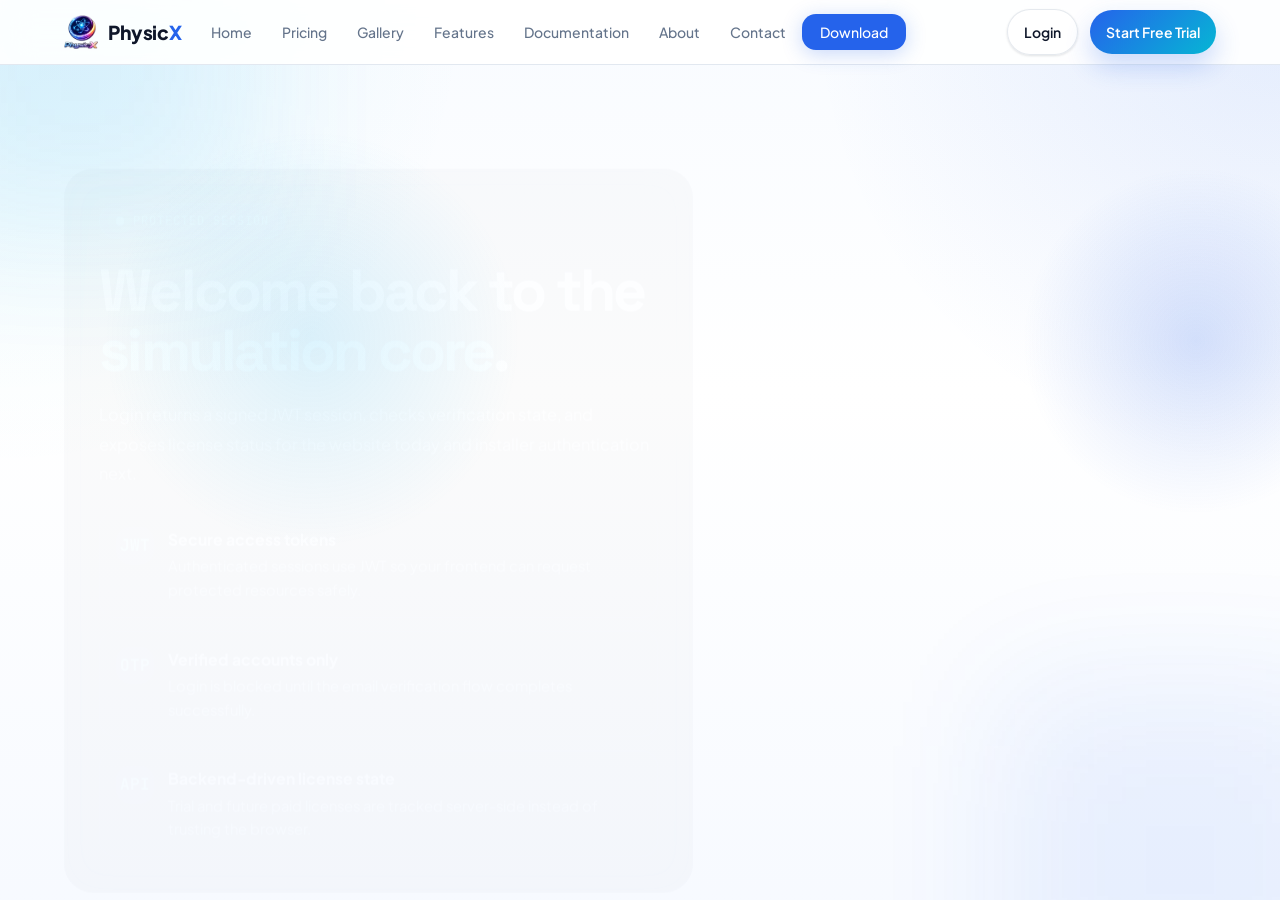
<file: success.html>
<!DOCTYPE html>
<html lang="en">
<head>
  <meta charset="UTF-8" />
  <meta name="viewport" content="width=device-width, initial-scale=1.0" />
  <title>Payment Success - PhysicX</title>
  <meta name="description" content="PhysicX payment success page that waits for backend license activation before redirecting." />
  <link rel="icon" type="image/png" href="assets/icon/logo.png" />
  <link rel="stylesheet" href="shared.css" />
  <link rel="stylesheet" href="auth.css" />
  <style>
    .success-shell {
      min-height: 100vh;
      display: grid;
      place-items: center;
      padding: 6rem 1.25rem 3rem;
      background:
        radial-gradient(circle at top, rgba(34, 197, 94, 0.12), transparent 35%),
        linear-gradient(180deg, #ffffff 0%, #f8fafc 100%);
    }
    .success-card {
      width: min(640px, 100%);
      padding: 2rem;
      background: rgba(255, 255, 255, 0.94);
      border: 1px solid var(--clr-border);
      border-radius: var(--radius-2xl);
      box-shadow: var(--shadow-lg);
      text-align: center;
    }
    .success-card h1 {
      margin: 0.9rem 0 0.8rem;
      font-size: clamp(2rem, 4vw, 3rem);
      line-height: 1.05;
    }
    .success-card p {
      color: var(--clr-text-3);
      line-height: 1.7;
    }
  </style>
</head>
<body data-page="payment-success">
  <main class="success-shell">
    <section class="success-card reveal">
      <span class="badge badge-green">Payment received</span>
      <h1>Thank you for choosing PhysicX.</h1>
      <div id="success-message" class="status-message status-info show" style="margin-top:1rem;">
        Verifying your paid license...
      </div>
      <p id="success-detail">
        We are waiting for the backend webhook to activate your license, then this page will take you to the dashboard automatically.
      </p>
      <div style="display:flex; justify-content:center; gap:0.9rem; flex-wrap:wrap; margin-top:1.5rem;">
        <a class="btn btn-primary" href="dashboard.html">Open dashboard now</a>
        <a class="btn btn-secondary" href="pricing.html">Back to pricing</a>
      </div>
    </section>
  </main>

  <script src="js/config.js"></script>
  <script src="js/auth.js"></script>
  <script src="js/payment.js"></script>
</body>
</html>
</file>
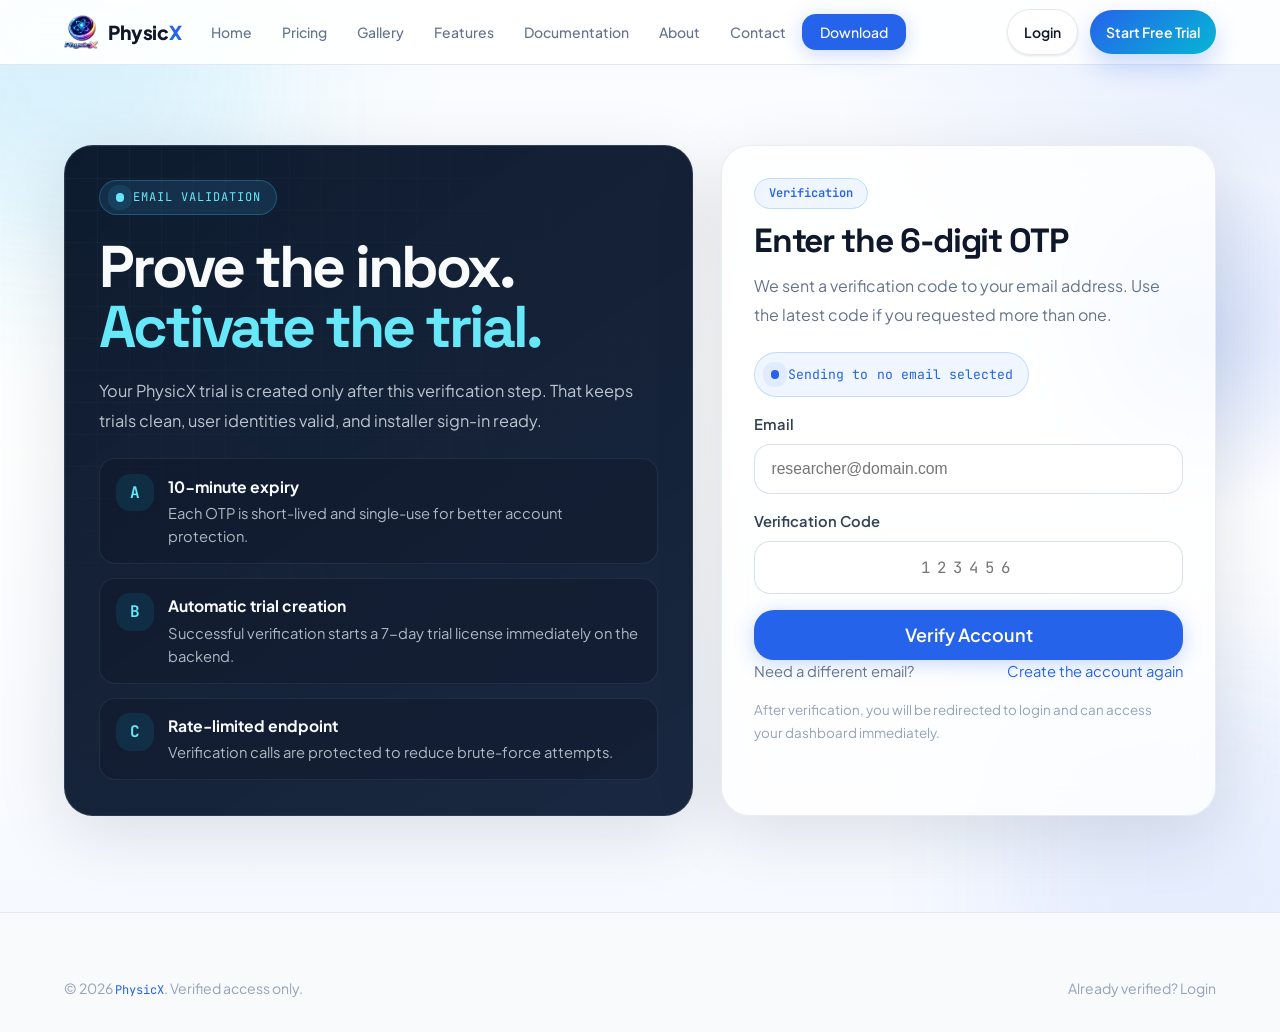
<file: verify-otp.html>
<!DOCTYPE html>
<html lang="en">
<head>
  <meta charset="UTF-8" />
  <meta name="viewport" content="width=device-width, initial-scale=1.0" />
  <title>Verify OTP - PhysicX</title>
  <meta name="description" content="Verify your PhysicX account using the one-time password sent to your email." />
  <meta name="robots" content="noindex, nofollow" />
  <link rel="icon" type="image/png" href="assets/icon/logo.png" />
  <link rel="stylesheet" href="shared.css" />
  <link rel="stylesheet" href="auth.css" />
</head>
<body>
  <!-- ═══ UNIVERSAL NAV ═══ -->
<nav class="site-nav" id="site-nav">
  <div class="nav-inner">
    <a href="index.html" class="nav-logo" aria-label="PhysicX Home">
      <img src="assets/icon/logo.png"       alt="PhysicX Logo"       style="height:34px;">
      <span class="nav-logo-text">Physic<span>X</span></span>
    </a>
    <ul class="nav-links" id="nav-links" role="list">
      <li><a href="index.html">Home</a></li>
      <li><a href="pricing.html">Pricing</a></li>
      <li><a href="gallery/gallery.html">Gallery</a></li>
      <li><a href="index.html#features">Features</a></li>
      <li><a href="docs/documentation.html">Documentation</a></li>
      <li><a href="about/about.html">About</a></li>
      <li><a href="contacts/contact.html">Contact</a></li>
      <li><a href="index.html#download-section" class="nav-download">Download</a></li>
    </ul>
    <button class="nav-hamburger" id="nav-hamburger" aria-label="Open menu" aria-expanded="false">
      <span></span><span></span><span></span>
    </button>
  </div>
</nav>

  <main class="page-shell">
    <section class="auth-hero">
      <div class="container auth-shell">
        <article class="auth-showcase reveal">
          <span class="page-badge">Email validation</span>
          <h1 class="page-title">Prove the inbox. <span class="accent">Activate the trial.</span></h1>
          <p class="page-subtitle">
            Your PhysicX trial is created only after this verification step. That keeps trials clean, user identities valid, and installer sign-in ready.
          </p>

          <div class="auth-list">
            <div class="auth-list-item">
              <div class="auth-list-icon">A</div>
              <div class="auth-list-copy">
                <strong>10-minute expiry</strong>
                <span>Each OTP is short-lived and single-use for better account protection.</span>
              </div>
            </div>
            <div class="auth-list-item">
              <div class="auth-list-icon">B</div>
              <div class="auth-list-copy">
                <strong>Automatic trial creation</strong>
                <span>Successful verification starts a 7-day trial license immediately on the backend.</span>
              </div>
            </div>
            <div class="auth-list-item">
              <div class="auth-list-icon">C</div>
              <div class="auth-list-copy">
                <strong>Rate-limited endpoint</strong>
                <span>Verification calls are protected to reduce brute-force attempts.</span>
              </div>
            </div>
          </div>
        </article>

        <article class="auth-card-panel reveal reveal-delay-1">
          <div class="auth-card-head">
            <span class="badge badge-blue">Verification</span>
            <h2 class="auth-card-title">Enter the 6-digit OTP</h2>
            <p class="auth-card-copy">
              We sent a verification code to your email address. Use the latest code if you requested more than one.
            </p>
          </div>

          <div class="email-pill" data-email-pill hidden>
            Sending to <span data-pending-email></span>
          </div>

          <form id="verify-otp-form" class="auth-form" novalidate style="margin-top:1rem;">
            <div class="field" data-email-fallback hidden>
              <label for="verify-email">Email</label>
              <input id="verify-email" data-prefill-email name="email" type="email" autocomplete="email" placeholder="researcher@domain.com" />
            </div>

            <div class="field">
              <label for="verify-otp">Verification Code</label>
              <input id="verify-otp" name="otpCode" class="otp-input" type="text" inputmode="numeric" autocomplete="one-time-code" maxlength="6" placeholder="123456" required />
            </div>

            <div id="verify-otp-message" class="status-message" aria-live="polite"></div>

            <button type="submit" class="btn btn-primary btn-lg auth-submit">Verify Account</button>
          </form>

          <div class="auth-inline">
            <span>Need a different email?</span>
            <a href="register.html">Create the account again</a>
          </div>
          <p class="auth-note">After verification, you will be redirected to login and can access your dashboard immediately.</p>
        </article>
      </div>
    </section>
  </main>

  <footer class="site-footer">
    <div class="container">
      <div class="footer-bottom" style="border-top:none; padding-top:0;">
        <span>&copy; 2026 <span class="mono">PhysicX</span>. Verified access only.</span>
        <span><a href="login.html" style="text-decoration:none;">Already verified? Login</a></span>
      </div>
    </div>
  </footer>

  <script src="js/config.js"></script>
  <script src="js/auth.js"></script>
  <script src="js/otp.js"></script>
  <script src="js/nav.js"></script>
</body>
</html>
</file>
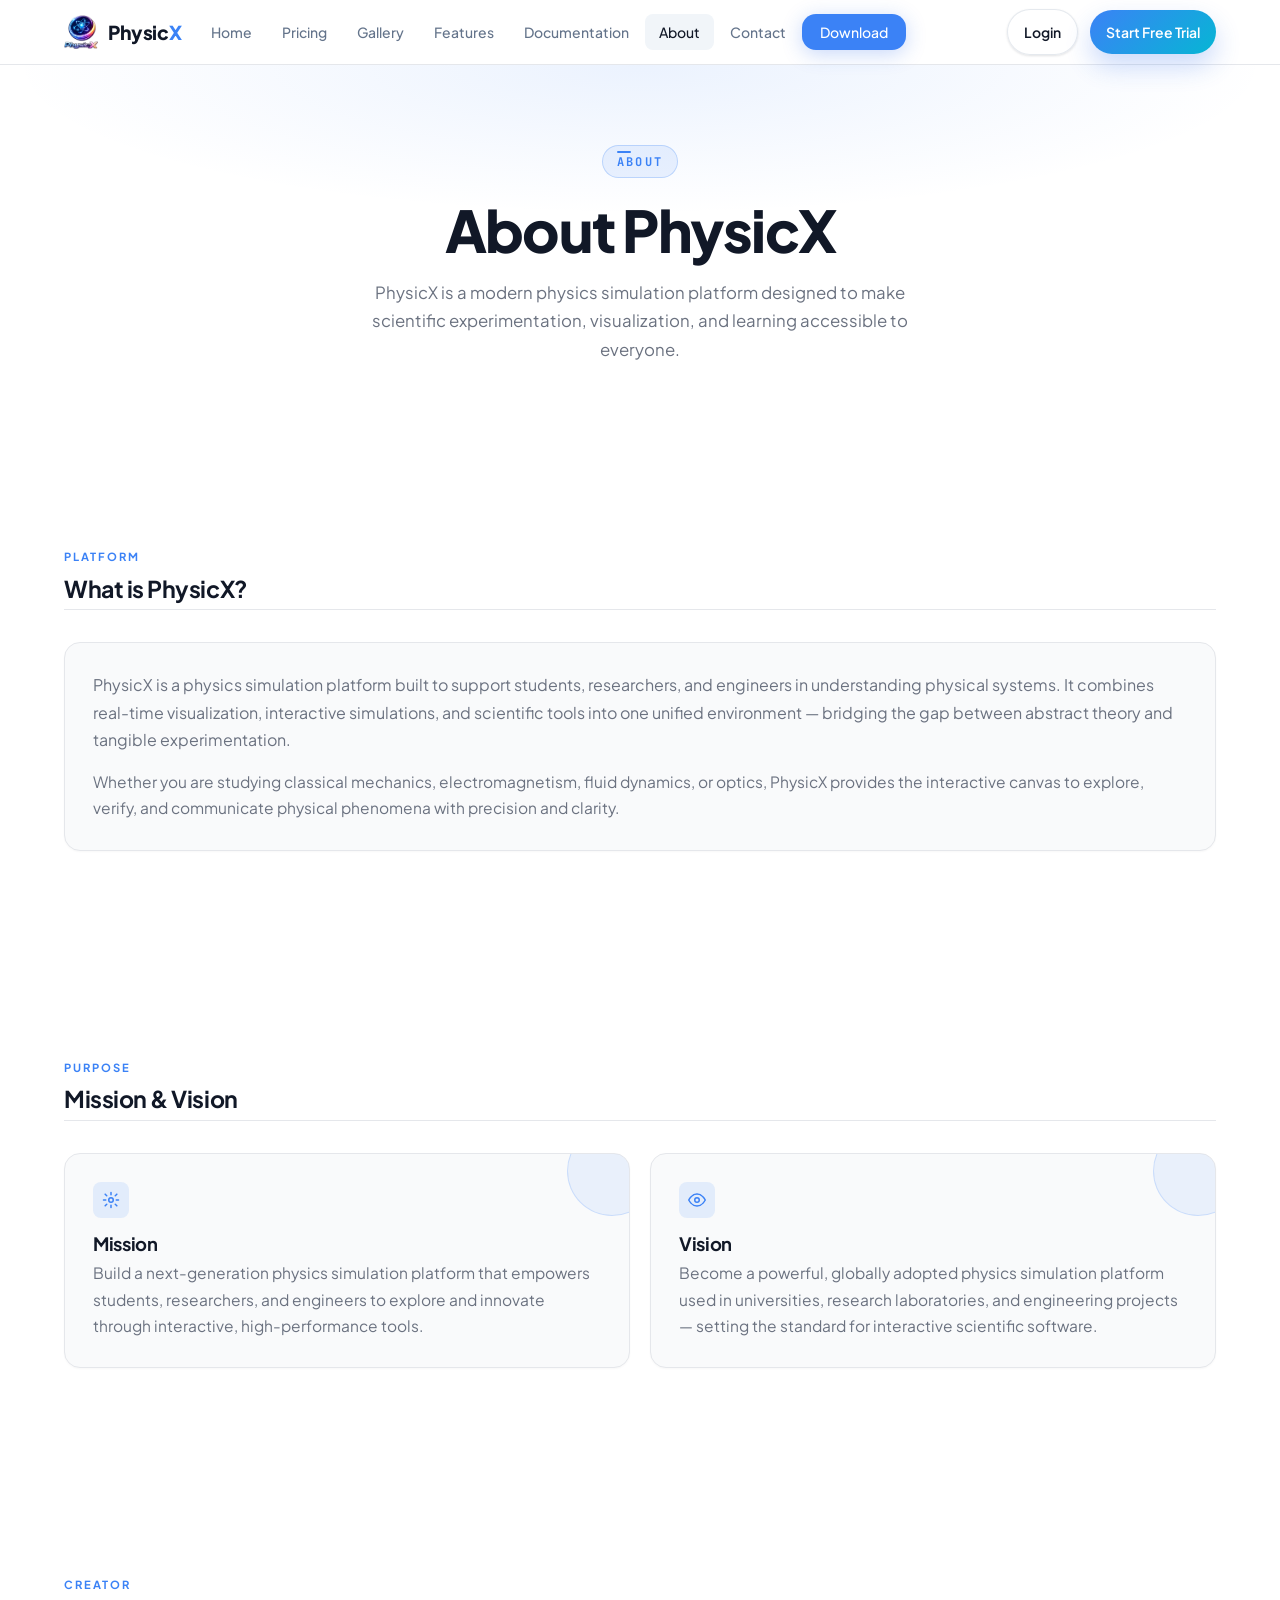
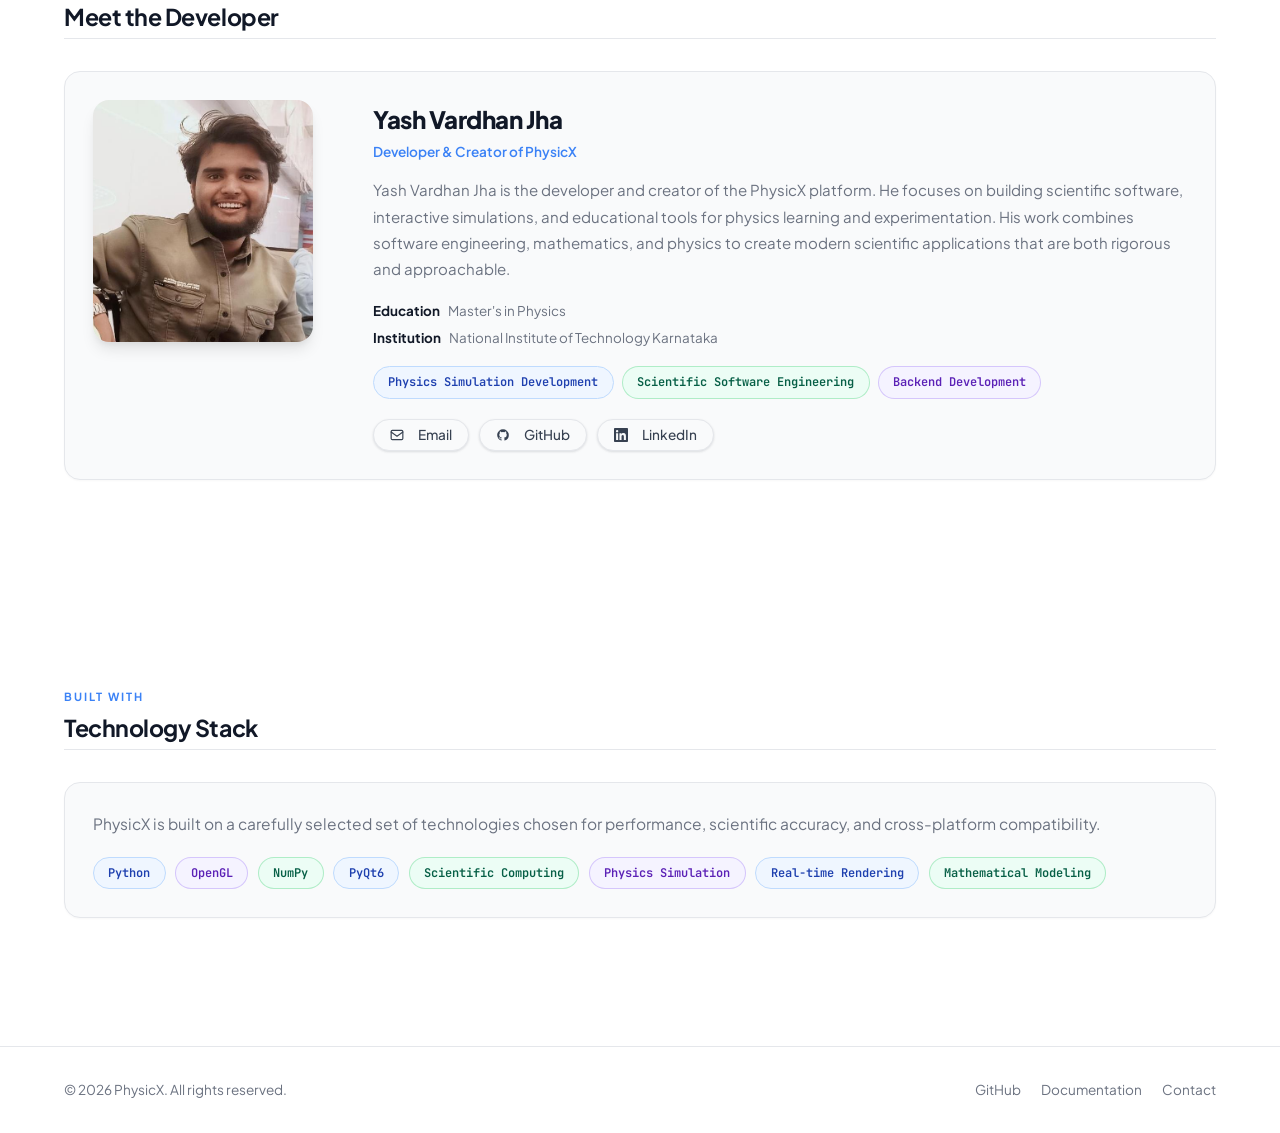
<file: about/about.html>
<!DOCTYPE html>
<html lang="en">
<head>
  <meta charset="UTF-8" />
  <meta name="viewport" content="width=device-width, initial-scale=1.0" />
  <title>About — PhysicX</title>
  <link rel="icon" type="image/png" href="../assets/icon/logo.png">
  <link rel="stylesheet" href="../shared.css" />
  <style>
    /* ── About-page-specific overrides (no new design system) ── */

    /* Hero */
    .about-hero {
      text-align: center;
      padding: 5rem 1.5rem 3.5rem;
      position: relative;
      overflow: hidden;
    }
    .about-hero::before {
      content: "";
      position: absolute;
      inset: 0;
      background: radial-gradient(ellipse 70% 60% at 50% 0%,
        color-mix(in srgb, var(--clr-accent) 10%, transparent),
        transparent 70%);
      pointer-events: none;
    }
    .about-hero .label {
      display: inline-block;
      font-size: 0.75rem;
      font-weight: 700;
      letter-spacing: 0.18em;
      text-transform: uppercase;
      color: var(--clr-accent);
      background: color-mix(in srgb, var(--clr-accent) 10%, transparent);
      border: 1px solid color-mix(in srgb, var(--clr-accent) 25%, transparent);
      padding: 0.3rem 0.9rem;
      border-radius: 999px;
      margin-bottom: 1.25rem;
    }
    .about-hero h1 {
      font-size: clamp(2.4rem, 5vw, 3.6rem);
      font-weight: 800;
      line-height: 1.1;
      letter-spacing: -0.03em;
      margin-bottom: 1.1rem;
    }
    .about-hero p {
      max-width: 560px;
      margin: 0 auto;
      color: var(--clr-text-muted, #6b7280);
      font-size: 1.05rem;
      line-height: 1.7;
    }

    /* Section titles */
    .section-title {
      font-size: 1.45rem;
      font-weight: 700;
      letter-spacing: -0.02em;
      margin-bottom: 0.4rem;
    }
    .section-eyebrow {
      font-size: 0.7rem;
      font-weight: 700;
      letter-spacing: 0.18em;
      text-transform: uppercase;
      color: var(--clr-accent);
      margin-bottom: 0.6rem;
      display: block;
    }
    .section-lead {
      color: var(--clr-text-muted, #6b7280);
      line-height: 1.7;
      font-size: 0.97rem;
    }

    /* Grid helpers */
    .grid-2 {
      display: grid;
      grid-template-columns: 1fr 1fr;
      gap: 1.25rem;
    }
    @media (max-width: 640px) {
      .grid-2 { grid-template-columns: 1fr; }
    }

    /* Mission / Vision cards */
    .mv-card {
      position: relative;
      overflow: hidden;
    }
    .mv-card::after {
      content: "";
      position: absolute;
      top: -28px;
      right: -28px;
      width: 90px;
      height: 90px;
      border-radius: 50%;
      background: color-mix(in srgb, var(--clr-accent) 8%, transparent);
      border: 1.5px solid color-mix(in srgb, var(--clr-accent) 18%, transparent);
      pointer-events: none;
    }
    .mv-icon {
      width: 36px;
      height: 36px;
      border-radius: var(--radius-md, 8px);
      background: color-mix(in srgb, var(--clr-accent) 12%, transparent);
      display: flex;
      align-items: center;
      justify-content: center;
      margin-bottom: 1rem;
      color: var(--clr-accent);
      flex-shrink: 0;
    }
    .mv-icon svg { width: 18px; height: 18px; stroke: currentColor; fill: none; stroke-width: 2; stroke-linecap: round; stroke-linejoin: round; }

    /* Developer section */
    .dev-layout {
      display: grid;
      grid-template-columns: 240px 1fr;
      gap: 2.5rem;
      align-items: start;
    }
    @media (max-width: 700px) {
      .dev-layout { grid-template-columns: 1fr; justify-items: center; }
      .dev-details { text-align: center; }
      .dev-links { justify-content: center; }
      .spec-list { justify-content: center; }
    }
    .dev-photo {
      width: 100%;
      max-width: 220px;
      aspect-ratio: 1 / 1.1;
      object-fit: cover;
      border-radius: var(--radius-xl, 20px);
      box-shadow: var(--shadow-md);
      display: block;
    }
    .dev-photo-placeholder {
      width: 100%;
      max-width: 220px;
      aspect-ratio: 1 / 1.1;
      border-radius: var(--radius-xl, 20px);
      box-shadow: var(--shadow-md);
      background: var(--clr-bg-soft);
      border: 1px solid var(--clr-border);
      display: flex;
      flex-direction: column;
      align-items: center;
      justify-content: center;
      gap: 0.5rem;
      color: var(--clr-text-muted, #9ca3af);
      font-size: 0.8rem;
    }
    .dev-photo-placeholder svg { width: 40px; height: 40px; opacity: 0.35; }
    .dev-name {
      font-size: 1.5rem;
      font-weight: 800;
      letter-spacing: -0.02em;
      margin-bottom: 0.2rem;
    }
    .dev-role {
      font-size: 0.85rem;
      font-weight: 600;
      color: var(--clr-accent);
      margin-bottom: 0.9rem;
    }
    .dev-bio {
      font-size: 0.94rem;
      line-height: 1.75;
      color: var(--clr-text-muted, #6b7280);
      margin-bottom: 1.1rem;
    }
    .dev-meta {
      display: flex;
      flex-direction: column;
      gap: 0.35rem;
      margin-bottom: 1.1rem;
    }
    .dev-meta-row {
      display: flex;
      gap: 0.5rem;
      font-size: 0.84rem;
      align-items: baseline;
      flex-wrap: wrap;
    }
    .dev-meta-label {
      font-weight: 700;
      color: var(--clr-text, #111);
      white-space: nowrap;
    }
    .dev-meta-value {
      color: var(--clr-text-muted, #6b7280);
    }
    .spec-list {
      display: flex;
      flex-wrap: wrap;
      gap: 0.5rem;
      margin-bottom: 1.25rem;
    }
    .dev-links {
      display: flex;
      flex-wrap: wrap;
      gap: 0.6rem;
    }

    /* Stack section */
    .stack-grid {
      display: flex;
      flex-wrap: wrap;
      gap: 0.6rem;
    }
    .stack-card-inner {
      padding: 1.5rem;
    }

    /* Divider rule */
    .section-divider {
      border: none;
      border-top: 1px solid var(--clr-border);
      margin: 0.5rem 0 2rem;
    }

    /* Utility spacing */
    .mb-2 { margin-bottom: 2rem; }
    .mb-3 { margin-bottom: 3rem; }
    .mt-1 { margin-top: 1rem; }

    /* Fallback CSS variables in case shared.css is missing */
    :root {
      --clr-accent: #3b82f6;
      --clr-border: #e5e7eb;
      --clr-bg-soft: #f9fafb;
      --clr-text: #111827;
      --clr-text-muted: #6b7280;
      --radius-md: 0.5rem;
      --radius-xl: 1rem;
      --shadow-md: 0 10px 15px -3px rgba(0, 0, 0, 0.1), 0 4px 6px -2px rgba(0, 0, 0, 0.05);
    }
    .container {
      max-width: 1200px;
      margin: 0 auto;
      padding: 0 1.5rem;
    }
    .section {
      margin-bottom: 3rem;
    }
    .card {
      background: var(--clr-bg-soft, #ffffff);
      border-radius: var(--radius-xl, 1rem);
      border: 1px solid var(--clr-border, #e5e7eb);
      padding: 1.75rem;
      box-shadow: 0 1px 2px rgba(0, 0, 0, 0.03);
      transition: box-shadow 0.2s ease;
    }
    .badge {
      display: inline-flex;
      align-items: center;
      padding: 0.35rem 0.9rem;
      font-size: 0.75rem;
      font-weight: 600;
      border-radius: 999px;
      background: #f3f4f6;
      color: #1f2937;
    }
    .badge-blue {
      background: #eff6ff;
      color: #1e40af;
    }
    .badge-green {
      background: #ecfdf5;
      color: #065f46;
    }
    .badge-purple {
      background: #f5f3ff;
      color: #5b21b6;
    }
    .btn {
      display: inline-flex;
      align-items: center;
      padding: 0.5rem 1rem;
      font-size: 0.85rem;
      font-weight: 500;
      border-radius: 999px;
      text-decoration: none;
      transition: all 0.2s;
      background: transparent;
      border: 1px solid var(--clr-border);
      color: var(--clr-text);
    }
    .btn-secondary {
      background: #f9fafb;
      border-color: #e5e7eb;
      color: #374151;
    }
    .btn-secondary:hover {
      background: #f3f4f6;
      transform: translateY(-1px);
    }
    .reveal {
      opacity: 1;
      transform: none;
    }
    .reveal-delay-1 {
      transition-delay: 0.1s;
    }
    footer {
      margin-top: 3rem;
      padding: 2rem 1.5rem;
      text-align: center;
      border-top: 1px solid var(--clr-border);
      color: var(--clr-text-muted);
      font-size: 0.85rem;
    }
  </style>
</head>
<body>

<!-- ═══ UNIVERSAL NAV ═══ -->
<nav class="site-nav" id="site-nav">
  <div class="nav-inner">
    <a href="../index.html" class="nav-logo" aria-label="PhysicX Home">
      <img src="../assets/icon/logo.png"       alt="PhysicX Logo"       style="height:34px;">
      <span class="nav-logo-text">Physic<span>X</span></span>
    </a>
    <ul class="nav-links" id="nav-links" role="list">
      <li><a href="../index.html">Home</a></li>
      <li><a href="../pricing.html">Pricing</a></li>
      <li><a href="../gallery/gallery.html">Gallery</a></li>
      <li><a href="../index.html#features">Features</a></li>
      <li><a href="../docs/documentation.html">Documentation</a></li>
      <li><a href="../about/about.html">About</a></li>
      <li><a href="../contacts/contact.html">Contact</a></li>
      <li><a href="../index.html#download-section" class="nav-download">Download</a></li>
    </ul>
    <button class="nav-hamburger" id="nav-hamburger" aria-label="Open menu" aria-expanded="false">
      <span></span><span></span><span></span>
    </button>
  </div>
</nav>

<main>

  <!-- ══════════════════════════════════════════
       HERO
  ══════════════════════════════════════════ -->
  <section class="section about-hero reveal">
    <span class="label">About</span>
    <h1>About PhysicX</h1>
    <p>
      PhysicX is a modern physics simulation platform designed to make
      scientific experimentation, visualization, and learning accessible
      to everyone.
    </p>
  </section>

  <div class="container">

    <!-- ══════════════════════════════════════════
         ABOUT PHYSICX
    ══════════════════════════════════════════ -->
    <section class="section reveal mb-3">
      <span class="section-eyebrow">Platform</span>
      <h2 class="section-title">What is PhysicX?</h2>
      <hr class="section-divider" />
      <div class="card">
        <p class="section-lead" style="font-size:1rem;">
          PhysicX is a physics simulation platform built to support students,
          researchers, and engineers in understanding physical systems.
          It combines real-time visualization, interactive simulations, and
          scientific tools into one unified environment — bridging the gap
          between abstract theory and tangible experimentation.
        </p>
        <p class="section-lead mt-1">
          Whether you are studying classical mechanics, electromagnetism,
          fluid dynamics, or optics, PhysicX provides the interactive canvas
          to explore, verify, and communicate physical phenomena with precision
          and clarity.
        </p>
      </div>
    </section>

    <!-- ══════════════════════════════════════════
         MISSION & VISION
    ══════════════════════════════════════════ -->
    <section class="section reveal reveal-delay-1 mb-3">
      <span class="section-eyebrow">Purpose</span>
      <h2 class="section-title">Mission & Vision</h2>
      <hr class="section-divider" />
      <div class="grid-2">

        <!-- Mission -->
        <div class="card mv-card">
          <div class="mv-icon">
            <svg viewBox="0 0 24 24"><circle cx="12" cy="12" r="3"/><path d="M12 2v3M12 19v3M2 12h3M19 12h3M4.22 4.22l2.12 2.12M17.66 17.66l2.12 2.12M4.22 19.78l2.12-2.12M17.66 6.34l2.12-2.12"/></svg>
          </div>
          <h3 class="section-title" style="font-size:1.15rem;">Mission</h3>
          <p class="section-lead">
            Build a next-generation physics simulation platform that 
            empowers students, researchers, and engineers to explore 
            and innovate through interactive, high-performance tools.
          </p>
        </div>

        <!-- Vision -->
        <div class="card mv-card">
          <div class="mv-icon">
            <svg viewBox="0 0 24 24"><path d="M1 12s4-8 11-8 11 8 11 8-4 8-11 8-11-8-11-8z"/><circle cx="12" cy="12" r="3"/></svg>
          </div>
          <h3 class="section-title" style="font-size:1.15rem;">Vision</h3>
          <p class="section-lead">
            Become a powerful, globally adopted physics simulation platform
            used in universities, research laboratories, and engineering 
            projects — setting the standard for interactive scientific software.
          </p>
        </div>

      </div>
    </section>

    <!-- ══════════════════════════════════════════
         DEVELOPER
    ══════════════════════════════════════════ -->
    <section class="section reveal reveal-delay-1 mb-3">
      <span class="section-eyebrow">Creator</span>
      <h2 class="section-title">Meet the Developer</h2>
      <hr class="section-divider" />
      <div class="card">
        <div class="dev-layout">

          <!-- Photo with improved error handling -->
          <div>
            <img
              src="../assets/photo/yash.png"
              alt="Yash Vardhan Jha"
              class="dev-photo"
              onerror="this.onerror=null; this.style.display='none'; this.nextElementSibling.style.display='flex';"
            />
            <div class="dev-photo-placeholder" style="display:none;">
              <svg viewBox="0 0 24 24" fill="none" stroke="currentColor" stroke-width="1.5">
                <circle cx="12" cy="8" r="4"/>
                <path d="M4 20c0-4 3.6-7 8-7s8 3 8 7"/>
              </svg>
              <span>yash.png</span>
              <span style="font-size:0.7rem;">Photo not available</span>
            </div>
          </div>

          <!-- Details -->
          <div class="dev-details">
            <div class="dev-name">Yash Vardhan Jha</div>
            <div class="dev-role">Developer &amp; Creator of PhysicX</div>

            <p class="dev-bio">
              Yash Vardhan Jha is the developer and creator of the PhysicX
              platform. He focuses on building scientific software, interactive
              simulations, and educational tools for physics learning and
              experimentation. His work combines software engineering,
              mathematics, and physics to create modern scientific applications
              that are both rigorous and approachable.
            </p>

            <div class="dev-meta">
              <div class="dev-meta-row">
                <span class="dev-meta-label">Education</span>
                <span class="dev-meta-value">
                  Master's in Physics
                </span>
              </div>
              <div class="dev-meta-row">
                <span class="dev-meta-label">Institution</span>
                <span class="dev-meta-value">
                  National Institute of Technology Karnataka
                </span>
              </div>
            </div>

            <!-- Specialization badges -->
            <div class="spec-list">
              <span class="badge badge-blue">Physics Simulation Development</span>
              <span class="badge badge-green">Scientific Software Engineering</span>
              <span class="badge badge-purple">Backend Development</span>
            </div>

            <!-- Contact links -->
            <div class="dev-links">
              <a href="mailto:yashvardhanjha321@gmail.com" class="btn btn-secondary">
                <svg width="14" height="14" viewBox="0 0 24 24" fill="none" stroke="currentColor" stroke-width="2" stroke-linecap="round" stroke-linejoin="round" style="margin-right:0.4rem;">
                  <rect x="2" y="4" width="20" height="16" rx="2"/>
                  <path d="m2 7 10 7 10-7"/>
                </svg>
                Email
              </a>
              <a href="https://github.com/Kesab333/" target="_blank" rel="noopener" class="btn btn-secondary">
                <svg width="14" height="14" viewBox="0 0 24 24" fill="currentColor" style="margin-right:0.4rem;">
                  <path d="M12 2C6.477 2 2 6.484 2 12.017c0 4.425 2.865 8.18 6.839 9.504.5.092.682-.217.682-.483 0-.237-.008-.868-.013-1.703-2.782.605-3.369-1.343-3.369-1.343-.454-1.158-1.11-1.466-1.11-1.466-.908-.62.069-.608.069-.608 1.003.07 1.531 1.032 1.531 1.032.892 1.53 2.341 1.088 2.91.832.092-.647.35-1.088.636-1.338-2.22-.253-4.555-1.113-4.555-4.951 0-1.093.39-1.988 1.029-2.688-.103-.253-.446-1.272.098-2.65 0 0 .84-.27 2.75 1.026A9.564 9.564 0 0 1 12 6.844a9.59 9.59 0 0 1 2.504.337c1.909-1.296 2.747-1.027 2.747-1.027.546 1.379.202 2.398.1 2.651.64.7 1.028 1.595 1.028 2.688 0 3.848-2.339 4.695-4.566 4.943.359.309.678.92.678 1.855 0 1.338-.012 2.419-.012 2.747 0 .268.18.58.688.482A10.02 10.02 0 0 0 22 12.017C22 6.484 17.522 2 12 2z"/>
                </svg>
                GitHub
              </a>
              <a href="https://www.linkedin.com/in/yash-vardhan-jha-5144111b4" target="_blank" rel="noopener" class="btn btn-secondary">
                <svg width="14" height="14" viewBox="0 0 24 24" fill="currentColor" style="margin-right:0.4rem;">
                  <path d="M20.447 20.452h-3.554v-5.569c0-1.328-.027-3.037-1.852-3.037-1.853 0-2.136 1.445-2.136 2.939v5.667H9.351V9h3.414v1.561h.046c.477-.9 1.637-1.85 3.37-1.85 3.601 0 4.267 2.37 4.267 5.455v6.286zM5.337 7.433a2.062 2.062 0 0 1-2.063-2.065 2.064 2.064 0 1 1 2.063 2.065zm1.782 13.019H3.555V9h3.564v11.452zM22.225 0H1.771C.792 0 0 .774 0 1.729v20.542C0 23.227.792 24 1.771 24h20.451C23.2 24 24 23.227 24 22.271V1.729C24 .774 23.2 0 22.222 0h.003z"/>
                </svg>
                LinkedIn
              </a>
            </div>
          </div>

        </div><!-- /dev-layout -->
      </div><!-- /card -->
    </section>

    <!-- ══════════════════════════════════════════
         TECHNOLOGY STACK
    ══════════════════════════════════════════ -->
    <section class="section reveal reveal-delay-1 mb-3">
      <span class="section-eyebrow">Built With</span>
      <h2 class="section-title">Technology Stack</h2>
      <hr class="section-divider" />
      <div class="card">
        <p class="section-lead" style="margin-bottom:1.25rem;">
          PhysicX is built on a carefully selected set of 
          technologies chosen for performance, scientific accuracy,
          and cross-platform compatibility.
        </p>
        <div class="stack-grid">
          <span class="badge badge-blue">Python</span>
          <span class="badge badge-purple">OpenGL</span>
          <span class="badge badge-green">NumPy</span>
          <span class="badge badge-blue">PyQt6</span>
          <span class="badge badge-green">Scientific Computing</span>
          <span class="badge badge-purple">Physics Simulation</span>
          <span class="badge badge-blue">Real-time Rendering</span>
          <span class="badge badge-green">Mathematical Modeling</span>
        </div>
      </div>
    </section>

  </div><!-- /container -->
</main>

<!-- ═══════════════════════════════════════════
       UNIVERSAL FOOTER
  ═══════════════════════════════════════════════ -->
  <footer style="border-top: 1px solid var(--clr-border); padding: 2rem 0; margin-top: 2rem;">
    <div class="container" style="display:flex; flex-wrap:wrap; align-items:center; justify-content:space-between; gap:1rem;">
      <p style="margin:0; font-size:0.85rem; color:var(--clr-text-muted, #64748b);">
        &copy; 2026 PhysicX. All rights reserved.
      </p>
      <nav aria-label="Footer links" style="display:flex; gap:1.25rem;">
        <a href="https://github.com" style="font-size:0.85rem; color:var(--clr-text-muted, #64748b); text-decoration:none;" target="_blank" rel="noopener">GitHub</a>
        <a href="../docs/documentation.html"          style="font-size:0.85rem; color:var(--clr-text-muted, #64748b); text-decoration:none;">Documentation</a>
        <a href="../contacts/contact.html"       style="font-size:0.85rem; color:var(--clr-text-muted, #64748b); text-decoration:none;">Contact</a>
      </nav>
    </div>
  </footer>
  <script src="../js/nav.js"></script>
</body>
</html>
</file>
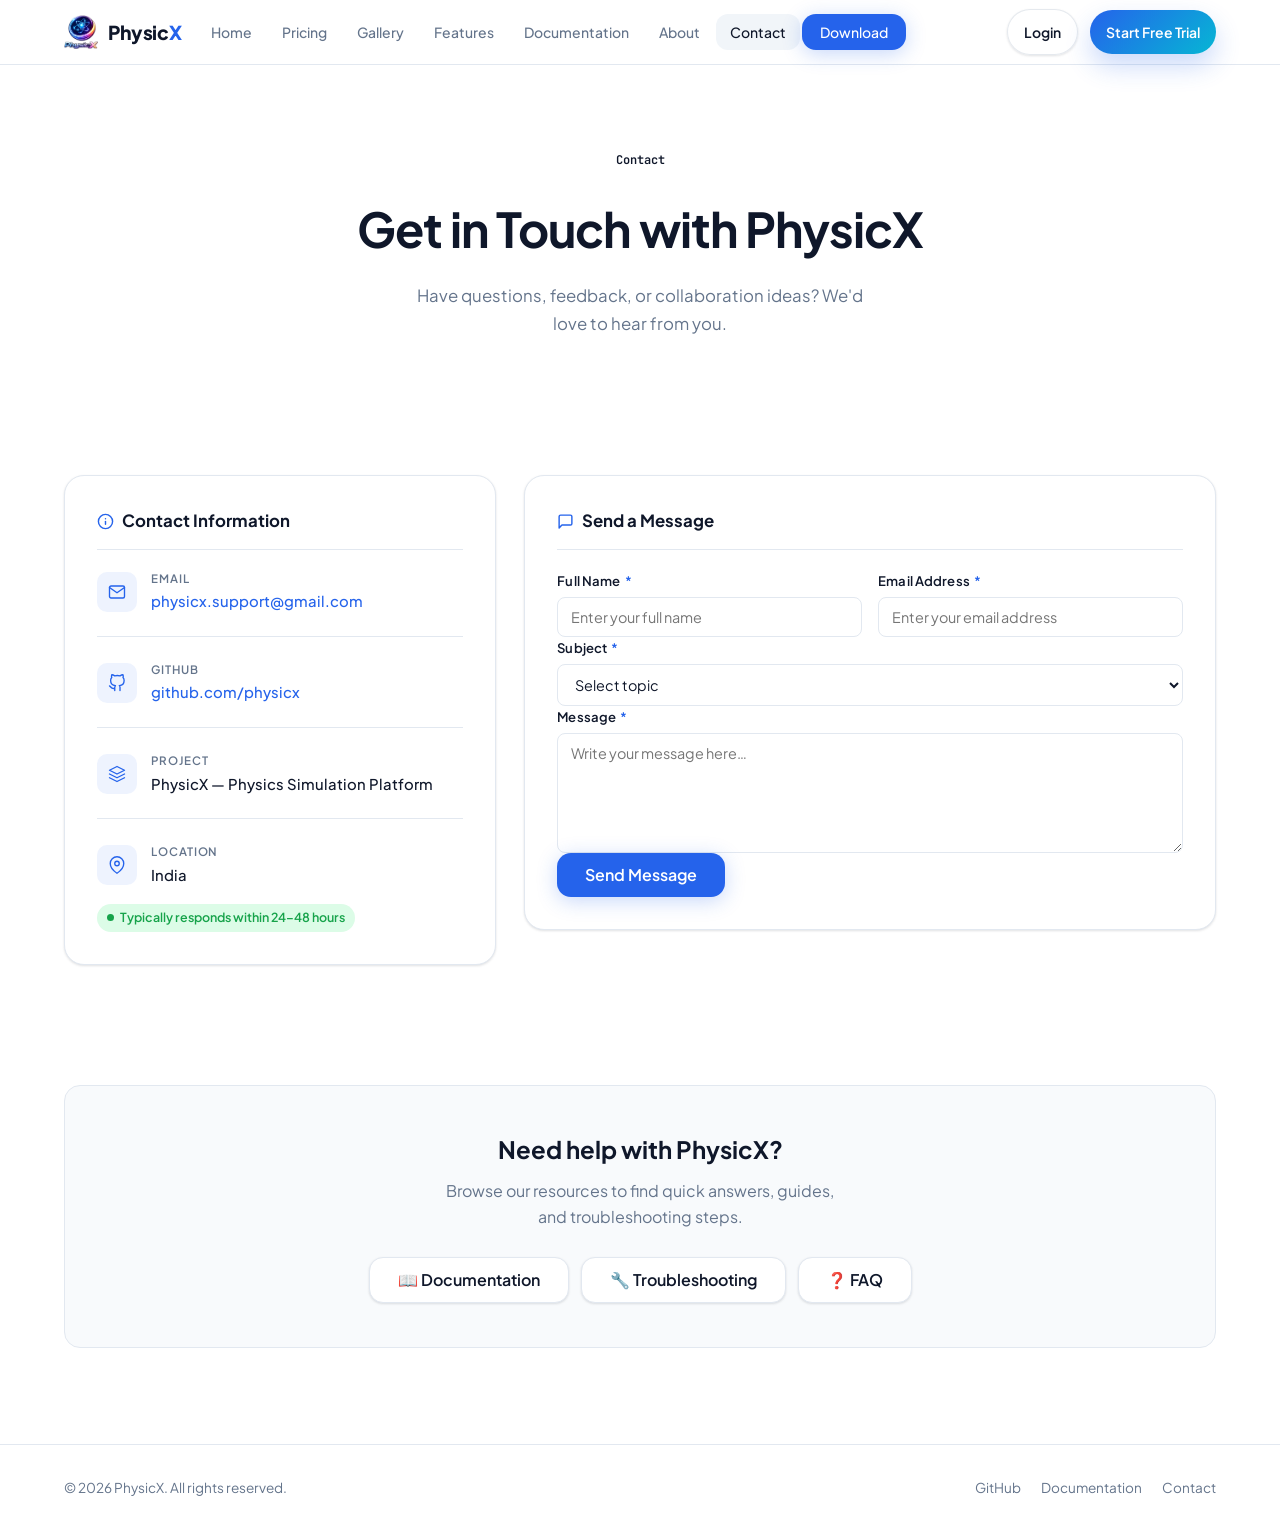
<file: contacts/contact.html>
<!DOCTYPE html>
<html lang="en">
<head>
  <meta charset="UTF-8" />
  <meta name="viewport" content="width=device-width, initial-scale=1.0" />
  <title>Contact — PhysicX</title>
  <link rel="icon" type="image/png" href="../assets/icon/logo.png">
  <link rel="stylesheet" href="../shared.css" />
  <style>
    /* ── Contact-page-only overrides ────────────────────────── */

    /* Hero */
    .contact-hero {
      padding: 80px 0 56px;
      text-align: center;
    }
    .contact-hero .badge {
      margin-bottom: 16px;
    }
    .contact-hero h1 {
      font-size: clamp(2rem, 5vw, 3rem);
      font-weight: 700;
      letter-spacing: -0.02em;
      margin-bottom: 14px;
      color: var(--clr-text, #0f172a);
    }
    .contact-hero p {
      max-width: 480px;
      margin: 0 auto;
      color: var(--clr-text-muted, #64748b);
      font-size: 1.05rem;
      line-height: 1.7;
    }

    /* Two-column grid */
    .contact-grid {
      display: grid;
      grid-template-columns: 1fr 1.6fr;
      gap: 28px;
      align-items: start;
    }
    @media (max-width: 768px) {
      .contact-grid { grid-template-columns: 1fr; }
    }

    /* Info card */
    .info-card {
      display: flex;
      flex-direction: column;
      gap: 20px;
    }
    .info-item {
      display: flex;
      align-items: flex-start;
      gap: 14px;
    }
    .info-icon {
      width: 40px;
      height: 40px;
      min-width: 40px;
      border-radius: 10px;
      background: var(--clr-accent-soft, rgba(37,99,235,.08));
      display: flex;
      align-items: center;
      justify-content: center;
      margin-top: 2px;
    }
    .info-icon svg {
      width: 18px;
      height: 18px;
      stroke: var(--clr-accent, #2563eb);
      fill: none;
      stroke-width: 1.8;
      stroke-linecap: round;
      stroke-linejoin: round;
    }
    .info-label {
      font-size: 0.72rem;
      font-weight: 600;
      letter-spacing: 0.08em;
      text-transform: uppercase;
      color: var(--clr-text-muted, #64748b);
      margin-bottom: 3px;
    }
    .info-value {
      font-size: 0.93rem;
      color: var(--clr-text, #0f172a);
      font-weight: 500;
      line-height: 1.4;
    }
    .info-value a {
      color: var(--clr-accent, #2563eb);
      text-decoration: none;
    }
    .info-value a:hover { text-decoration: underline; }

    /* Response badge inside card */
    .response-badge {
      display: inline-flex;
      align-items: center;
      gap: 6px;
      font-size: 0.78rem;
      font-weight: 600;
      color: #16a34a;
      background: #dcfce7;
      padding: 4px 10px;
      border-radius: 20px;
      margin-top: 18px;
    }
    .response-badge::before {
      content: '';
      width: 7px;
      height: 7px;
      border-radius: 50%;
      background: #16a34a;
      display: inline-block;
    }

    /* Divider inside info card */
    .info-divider {
      border: none;
      border-top: 1px solid var(--clr-border, #e2e8f0);
      margin: 4px 0;
    }

    /* Form card */
    .form-card form {
      display: flex;
      flex-direction: column;
      gap: 18px;
    }
    .form-row {
      display: grid;
      grid-template-columns: 1fr 1fr;
      gap: 16px;
    }
    @media (max-width: 520px) {
      .form-row { grid-template-columns: 1fr; }
    }
    .form-group {
      display: flex;
      flex-direction: column;
      gap: 6px;
    }
    .form-group label {
      font-size: 0.82rem;
      font-weight: 600;
      color: var(--clr-text, #0f172a);
      letter-spacing: 0.01em;
    }
    .form-group label .required {
      color: var(--clr-accent, #2563eb);
      margin-left: 2px;
    }
    .form-group input,
    .form-group select,
    .form-group textarea {
      padding: 10px 13px;
      border: 1.5px solid var(--clr-border, #e2e8f0);
      border-radius: 8px;
      background: var(--clr-bg, #fff);
      color: var(--clr-text, #0f172a);
      font-size: 0.9rem;
      font-family: inherit;
      transition: border-color 0.15s, box-shadow 0.15s;
      outline: none;
      width: 100%;
      box-sizing: border-box;
    }
    .form-group input:focus,
    .form-group select:focus,
    .form-group textarea:focus {
      border-color: var(--clr-accent, #2563eb);
      box-shadow: 0 0 0 3px rgba(37,99,235,.12);
    }
    .form-group input.error,
    .form-group select.error,
    .form-group textarea.error {
      border-color: #ef4444;
      box-shadow: 0 0 0 3px rgba(239,68,68,.1);
    }
    .form-group .field-error {
      font-size: 0.76rem;
      color: #ef4444;
      margin-top: 2px;
      display: none;
    }
    .form-group.show-error .field-error { display: block; }
    .form-group textarea {
      resize: vertical;
      min-height: 120px;
    }

    /* Submit row */
    .form-submit-row {
      display: flex;
      align-items: center;
      gap: 14px;
      flex-wrap: wrap;
    }
    .btn-submit {
      display: inline-flex;
      align-items: center;
      gap: 8px;
      position: relative;
      min-width: 148px;
      justify-content: center;
    }
    .btn-submit .spinner {
      width: 16px;
      height: 16px;
      border: 2px solid rgba(255,255,255,.4);
      border-top-color: #fff;
      border-radius: 50%;
      animation: spin 0.7s linear infinite;
      display: none;
    }
    .btn-submit.loading .btn-text { opacity: 0.6; }
    .btn-submit.loading .spinner { display: block; }
    @keyframes spin { to { transform: rotate(360deg); } }

    /* Status messages */
    .form-status {
      display: none;
      padding: 12px 16px;
      border-radius: 8px;
      font-size: 0.88rem;
      font-weight: 500;
      align-items: center;
      gap: 10px;
    }
    .form-status.visible { display: flex; }
    .form-status.success {
      background: #f0fdf4;
      color: #15803d;
      border: 1px solid #bbf7d0;
    }
    .form-status.error {
      background: #fef2f2;
      color: #b91c1c;
      border: 1px solid #fecaca;
    }
    .form-status svg {
      width: 18px;
      height: 18px;
      flex-shrink: 0;
      stroke: currentColor;
      fill: none;
      stroke-width: 2;
      stroke-linecap: round;
      stroke-linejoin: round;
    }

    /* Support section */
    .support-section {
      padding: 64px 0;
    }
    .support-inner {
      background: var(--clr-bg-soft, #f8fafc);
      border: 1px solid var(--clr-border, #e2e8f0);
      border-radius: 16px;
      padding: 44px 40px;
      text-align: center;
    }
    @media (max-width: 600px) {
      .support-inner { padding: 32px 20px; }
    }
    .support-inner h2 {
      font-size: 1.5rem;
      font-weight: 700;
      margin-bottom: 10px;
      color: var(--clr-text, #0f172a);
    }
    .support-inner p {
      color: var(--clr-text-muted, #64748b);
      margin-bottom: 28px;
      max-width: 400px;
      margin-left: auto;
      margin-right: auto;
      line-height: 1.6;
    }
    .support-links {
      display: flex;
      gap: 12px;
      justify-content: center;
      flex-wrap: wrap;
    }

    /* Card heading */
    .card-heading {
      font-size: 1.05rem;
      font-weight: 700;
      color: var(--clr-text, #0f172a);
      margin-bottom: 20px;
      padding-bottom: 14px;
      border-bottom: 1px solid var(--clr-border, #e2e8f0);
      display: flex;
      align-items: center;
      gap: 8px;
    }
    .card-heading svg {
      width: 17px;
      height: 17px;
      stroke: var(--clr-accent, #2563eb);
      fill: none;
      stroke-width: 2;
      stroke-linecap: round;
      stroke-linejoin: round;
    }

    /* section spacing */
    .contact-body-section {
      padding-bottom: 56px;
    }
  </style>
</head>
<body>

<!-- ═══ UNIVERSAL NAV ═══ -->
<nav class="site-nav" id="site-nav">
  <div class="nav-inner">
    <a href="../index.html" class="nav-logo" aria-label="PhysicX Home">
      <img src="../assets/icon/logo.png"       alt="PhysicX Logo"       style="height:34px;">
      <span class="nav-logo-text">Physic<span>X</span></span>
    </a>
    <ul class="nav-links" id="nav-links" role="list">
      <li><a href="../index.html">Home</a></li>
      <li><a href="../pricing.html">Pricing</a></li>
      <li><a href="../gallery/gallery.html">Gallery</a></li>
      <li><a href="../index.html#features">Features</a></li>
      <li><a href="../docs/documentation.html">Documentation</a></li>
      <li><a href="../about/about.html">About</a></li>
      <li><a href="../contacts/contact.html">Contact</a></li>
      <li><a href="../index.html#download-section" class="nav-download">Download</a></li>
    </ul>
    <button class="nav-hamburger" id="nav-hamburger" aria-label="Open menu" aria-expanded="false">
      <span></span><span></span><span></span>
    </button>
  </div>
</nav>

  
  <!-- ── Universal Navigation (injected by nav.js) ─── -->
  <div id="nav-root" data-active="contact"></div>
  <script src="../js/nav.js" defer></script>

  <!-- ── Hero ──────────────────────────────────────── -->
  <section class="section contact-hero reveal">
    <div class="container">
      <span class="badge">Contact</span>
      <h1>Get in Touch with PhysicX</h1>
      <p>Have questions, feedback, or collaboration ideas? We'd love to hear from you.</p>
    </div>
  </section>

  <!-- ── Main contact grid ─────────────────────────── -->
  <section class="section contact-body-section">
    <div class="container">
      <div class="contact-grid">

        <!-- Left: Contact Information -->
        <div class="card reveal reveal-delay-1">
          <div class="card-heading">
            <!-- info icon -->
            <svg viewBox="0 0 24 24"><circle cx="12" cy="12" r="10"/><line x1="12" y1="16" x2="12" y2="12"/><line x1="12" y1="8" x2="12.01" y2="8"/></svg>
            Contact Information
          </div>

          <div class="info-card">

            <!-- Email -->
            <div class="info-item">
              <div class="info-icon">
                <svg viewBox="0 0 24 24"><path d="M4 4h16c1.1 0 2 .9 2 2v12c0 1.1-.9 2-2 2H4c-1.1 0-2-.9-2-2V6c0-1.1.9-2 2-2z"/><polyline points="22,6 12,13 2,6"/></svg>
              </div>
              <div>
                <div class="info-label">Email</div>
                <div class="info-value"><a href="mailto:physicx.support@gmail.com">physicx.support@gmail.com</a></div>
              </div>
            </div>

            <hr class="info-divider" />

            <!-- GitHub -->
            <div class="info-item">
              <div class="info-icon">
                <svg viewBox="0 0 24 24"><path d="M9 19c-5 1.5-5-2.5-7-3m14 6v-3.87a3.37 3.37 0 0 0-.94-2.61c3.14-.35 6.44-1.54 6.44-7A5.44 5.44 0 0 0 20 4.77 5.07 5.07 0 0 0 19.91 1S18.73.65 16 2.48a13.38 13.38 0 0 0-7 0C6.27.65 5.09 1 5.09 1A5.07 5.07 0 0 0 5 4.77a5.44 5.44 0 0 0-1.5 3.78c0 5.42 3.3 6.61 6.44 7A3.37 3.37 0 0 0 9 18.13V22"/></svg>
              </div>
              <div>
                <div class="info-label">GitHub</div>
                <div class="info-value"><a href="https://github.com" target="_blank" rel="noopener">github.com/physicx</a></div>
              </div>
            </div>

            <hr class="info-divider" />

            <!-- Project -->
            <div class="info-item">
              <div class="info-icon">
                <svg viewBox="0 0 24 24"><polygon points="12 2 2 7 12 12 22 7 12 2"/><polyline points="2 17 12 22 22 17"/><polyline points="2 12 12 17 22 12"/></svg>
              </div>
              <div>
                <div class="info-label">Project</div>
                <div class="info-value">PhysicX — Physics Simulation Platform</div>
              </div>
            </div>

            <hr class="info-divider" />

            <!-- Location -->
            <div class="info-item">
              <div class="info-icon">
                <svg viewBox="0 0 24 24"><path d="M21 10c0 7-9 13-9 13s-9-6-9-13a9 9 0 0 1 18 0z"/><circle cx="12" cy="10" r="3"/></svg>
              </div>
              <div>
                <div class="info-label">Location</div>
                <div class="info-value">India</div>
              </div>
            </div>

          </div>

          <!-- Response time badge -->
          <div class="response-badge">Typically responds within 24–48 hours</div>
        </div>

        <!-- Right: Contact Form -->
        <div class="card reveal reveal-delay-1">
          <div class="card-heading">
            <svg viewBox="0 0 24 24"><path d="M21 15a2 2 0 0 1-2 2H7l-4 4V5a2 2 0 0 1 2-2h14a2 2 0 0 1 2 2z"/></svg>
            Send a Message
          </div>

          <!-- Status messages -->
          <div class="form-status success" id="form-success" role="alert">
            <svg viewBox="0 0 24 24"><path d="M22 11.08V12a10 10 0 1 1-5.93-9.14"/><polyline points="22 4 12 14.01 9 11.01"/></svg>
            <span>Thank you for contacting PhysicX. We will respond shortly.</span>
          </div>
          <div class="form-status error" id="form-error" role="alert">
            <svg viewBox="0 0 24 24"><circle cx="12" cy="12" r="10"/><line x1="12" y1="8" x2="12" y2="12"/><line x1="12" y1="16" x2="12.01" y2="16"/></svg>
            <span>Something went wrong. Please try again.</span>
          </div>

          <form id="contact-form" action="https://formspree.io/f/mwvwpkjk" method="POST">
            
            <input type="hidden" name="_subject" id="email-subject">
            <input type="hidden" name="_replyto" id="replyto">
            
            <div class="form-row">
              <!-- Name -->
              <div class="form-group" id="fg-name">
                <label for="inp-name">Full Name <span class="required">*</span></label>
                <input type="text" id="inp-name" name="name" placeholder="Enter your full name" required autocomplete="name" />
                <span class="field-error">Please enter your name.</span>
              </div>
              <!-- Email -->
              <div class="form-group" id="fg-email">
                <label for="inp-email">Email Address <span class="required">*</span></label>
                <input type="email" id="inp-email" name="email" placeholder="Enter your email address" required autocomplete="email" />
                <span class="field-error">Please enter a valid email.</span>
              </div>
            </div>

            <!-- Subject -->
            <div class="form-group" id="fg-subject">
              <label for="inp-subject">Subject <span class="required">*</span></label>
              <select id="inp-subject" name="subject" required>
                <option value="" disabled selected>Select topic</option>
                <option value="general">General Inquiry</option>
                <option value="support">Technical Support</option>
                <option value="bug">Bug Report</option>
                <option value="feature">Feature Request</option>
                <option value="collab">Collaboration</option>
                <option value="other">Other</option>
              </select>
              <span class="field-error">Please select a subject.</span>
            </div>

            <!-- Message -->
            <div class="form-group" id="fg-message">
              <label for="inp-message">Message <span class="required">*</span></label>
              <textarea id="inp-message" name="message" placeholder="Write your message here…" required rows="5"></textarea>
              <span class="field-error">Please enter your message.</span>
            </div>

            <!-- Submit -->
            <div class="form-submit-row">
              <button type="submit" class="btn btn-primary btn-submit" id="btn-submit">
                <span class="btn-text">Send Message</span>
                <span class="spinner" aria-hidden="true"></span>
              </button>
            </div>
          </form>
        </div>

      </div>
    </div>
  </section>

  <!-- ── Support Section ───────────────────────────── -->
  <section class="support-section reveal">
    <div class="container">
      <div class="support-inner">
        <h2>Need help with PhysicX?</h2>
        <p>Browse our resources to find quick answers, guides, and troubleshooting steps.</p>
        <div class="support-links">
          <a href="../docs/documentation.html" class="btn btn-secondary">📖 Documentation</a>
          <a href="../docs/documentation.html#troubleshooting" class="btn btn-secondary">🔧 Troubleshooting</a>
          <a href="../docs/documentation.html#faq" class="btn btn-secondary">❓ FAQ</a>
        </div>
      </div>
    </div>
  </section>

    <!-- ═══════════════════════════════════════════
       UNIVERSAL FOOTER
  ═══════════════════════════════════════════════ -->
  <footer style="border-top: 1px solid var(--clr-border); padding: 2rem 0; margin-top: 2rem;">
    <div class="container" style="display:flex; flex-wrap:wrap; align-items:center; justify-content:space-between; gap:1rem;">
      <p style="margin:0; font-size:0.85rem; color:var(--clr-text-muted, #64748b);">
        &copy; 2026 PhysicX. All rights reserved.
      </p>
      <nav aria-label="Footer links" style="display:flex; gap:1.25rem;">
        <a href="https://github.com" style="font-size:0.85rem; color:var(--clr-text-muted, #64748b); text-decoration:none;" target="_blank" rel="noopener">GitHub</a>
        <a href="../docs/documentation.html"          style="font-size:0.85rem; color:var(--clr-text-muted, #64748b); text-decoration:none;">Documentation</a>
        <a href="../contacts/contact.html"       style="font-size:0.85rem; color:var(--clr-text-muted, #64748b); text-decoration:none;">Contact</a>
      </nav>
    </div>
  </footer>

  <!-- ── Page-specific JS ───────────────────────────── -->

<script>
const form = document.getElementById('contact-form');
const success = document.getElementById('form-success');
const error = document.getElementById('form-error');
const btn = document.getElementById('btn-submit');
const btnText = btn.querySelector('.btn-text');

form.addEventListener('submit', async function(e) {
  e.preventDefault();

  // Hide previous messages
  success.style.display = "none";
  error.style.display = "none";

  // Get field values
  const name = document.getElementById('inp-name').value;
  const email = document.getElementById('inp-email').value;
  const subject = document.getElementById('inp-subject').value;

  // Set dynamic subject
  let subjectInput = document.getElementById('email-subject');
  if (subjectInput) {
    subjectInput.value = `PhysicX Contact: ${subject} from ${name}`;
  }

  // Set reply-to email
  let replyInput = document.getElementById('replyto');
  if (replyInput) {
    replyInput.value = email;
  }

  // Button loading state
  btn.disabled = true;
  btnText.textContent = "Sending...";

  try {
    const response = await fetch(form.action, {
      method: "POST",
      body: new FormData(form),
      headers: { 'Accept': 'application/json' }
    });

    if (response.ok) {
      success.style.display = "flex";
      form.reset();

      // Reset dropdown properly
      document.getElementById('inp-subject').selectedIndex = 0;
    } else {
      throw new Error();
    }
  } catch (err) {
    error.style.display = "flex";
  }

  // Reset button
  btn.disabled = false;
  btnText.textContent = "Send Message";
});
</script>
<!-- <script src="contact.js" defer></script> -->
  
</body>
</html>
</file>
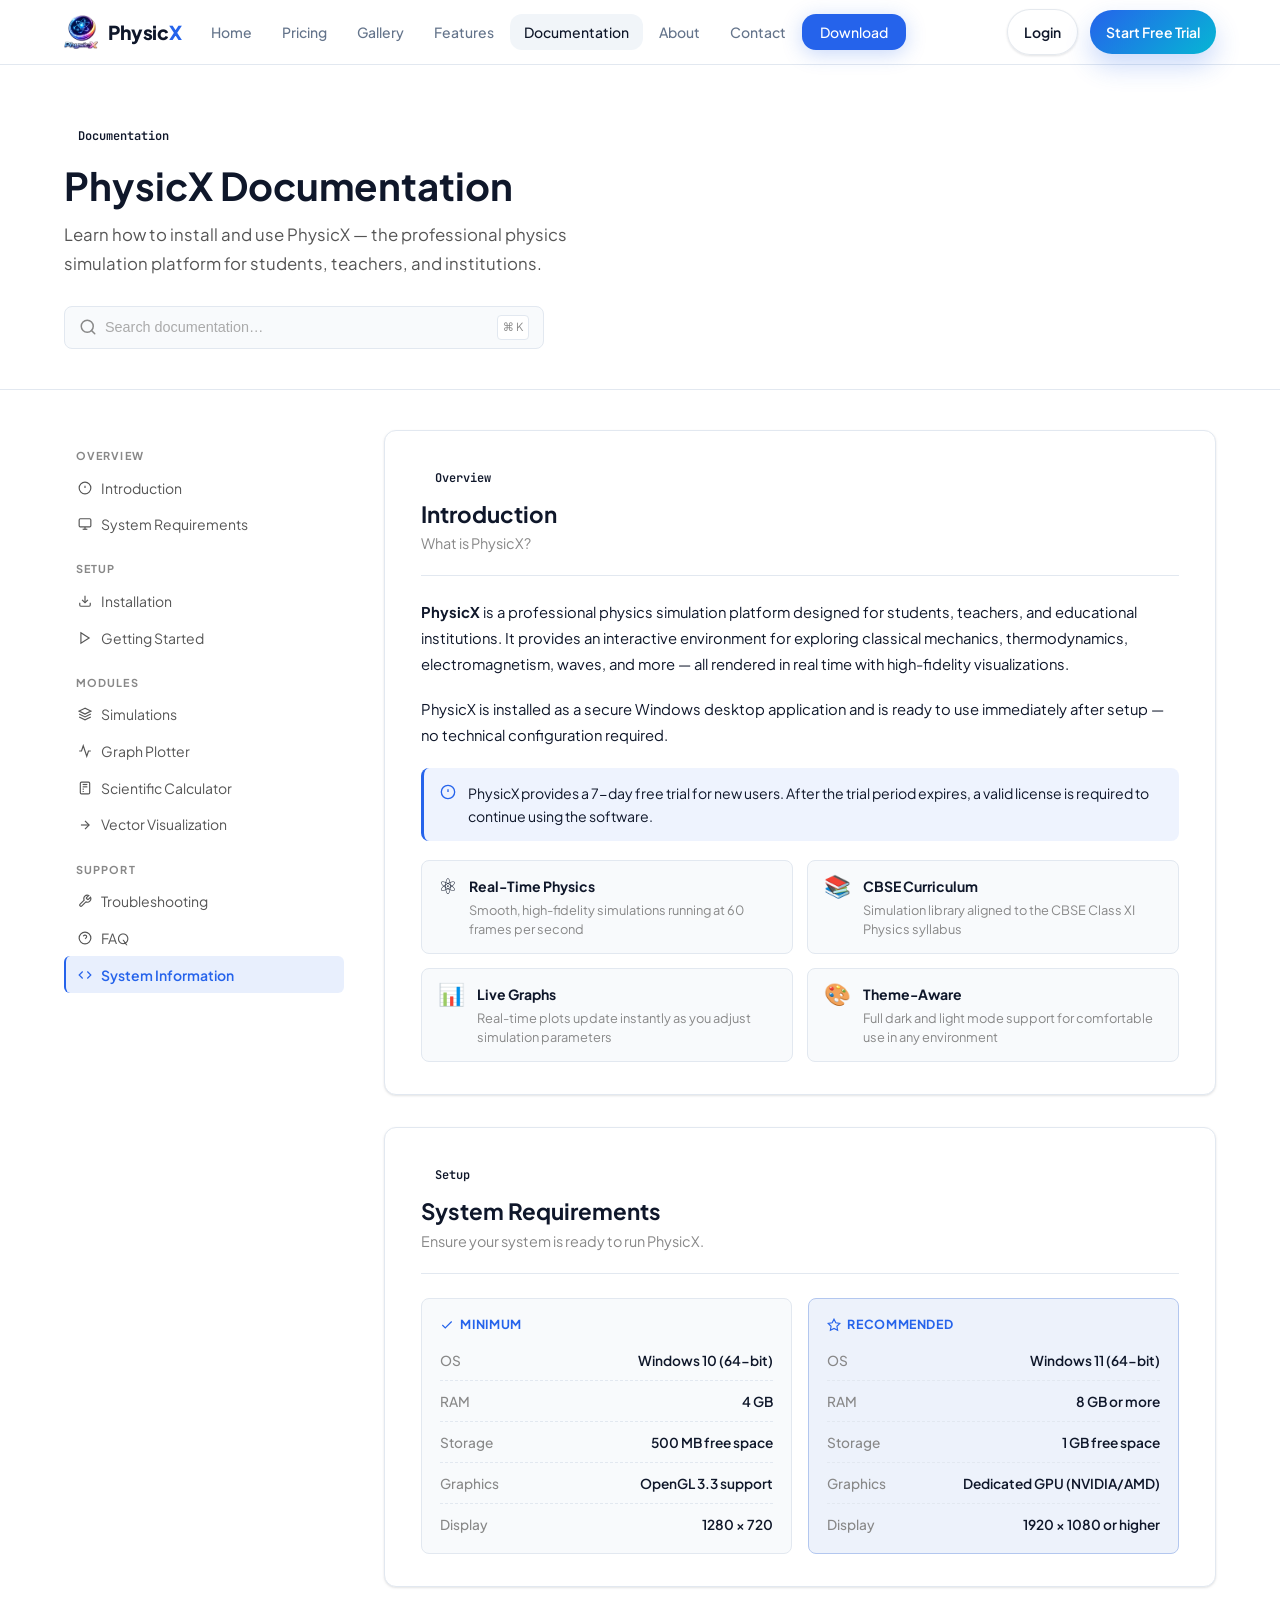
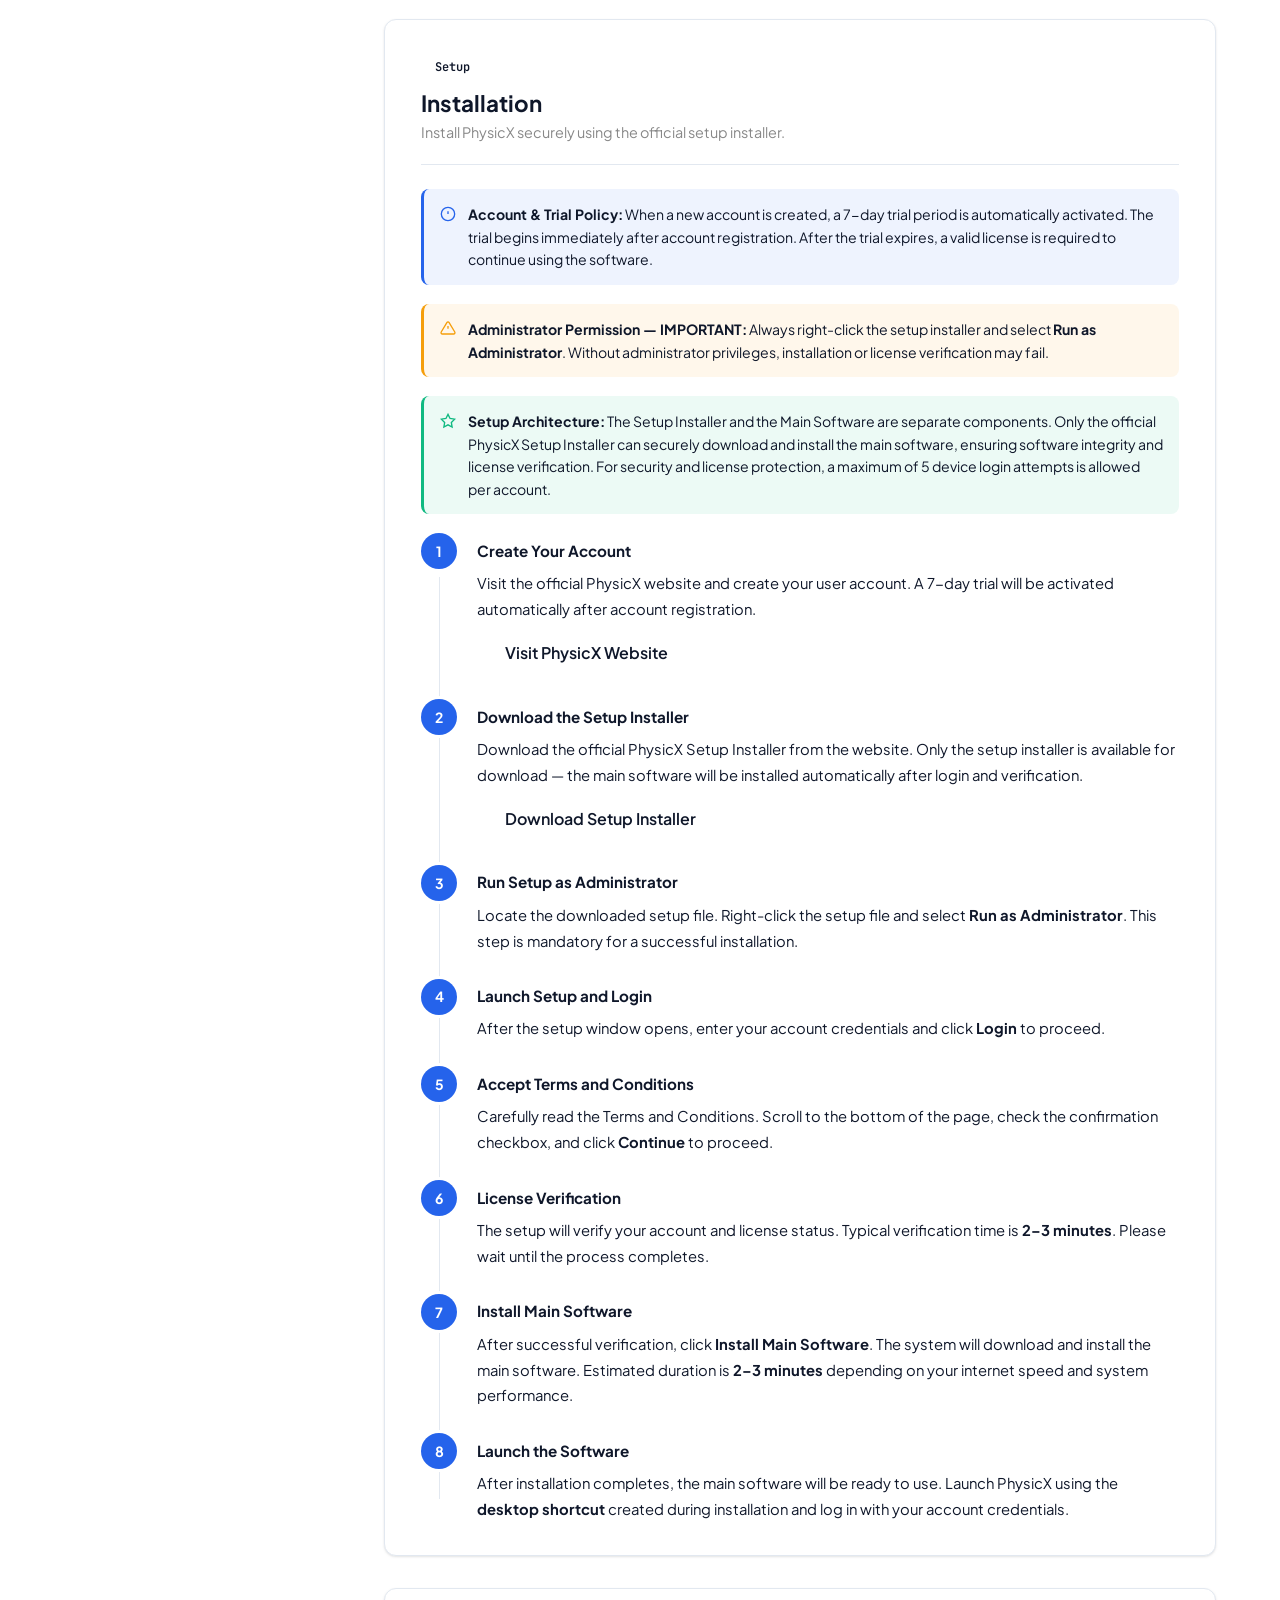
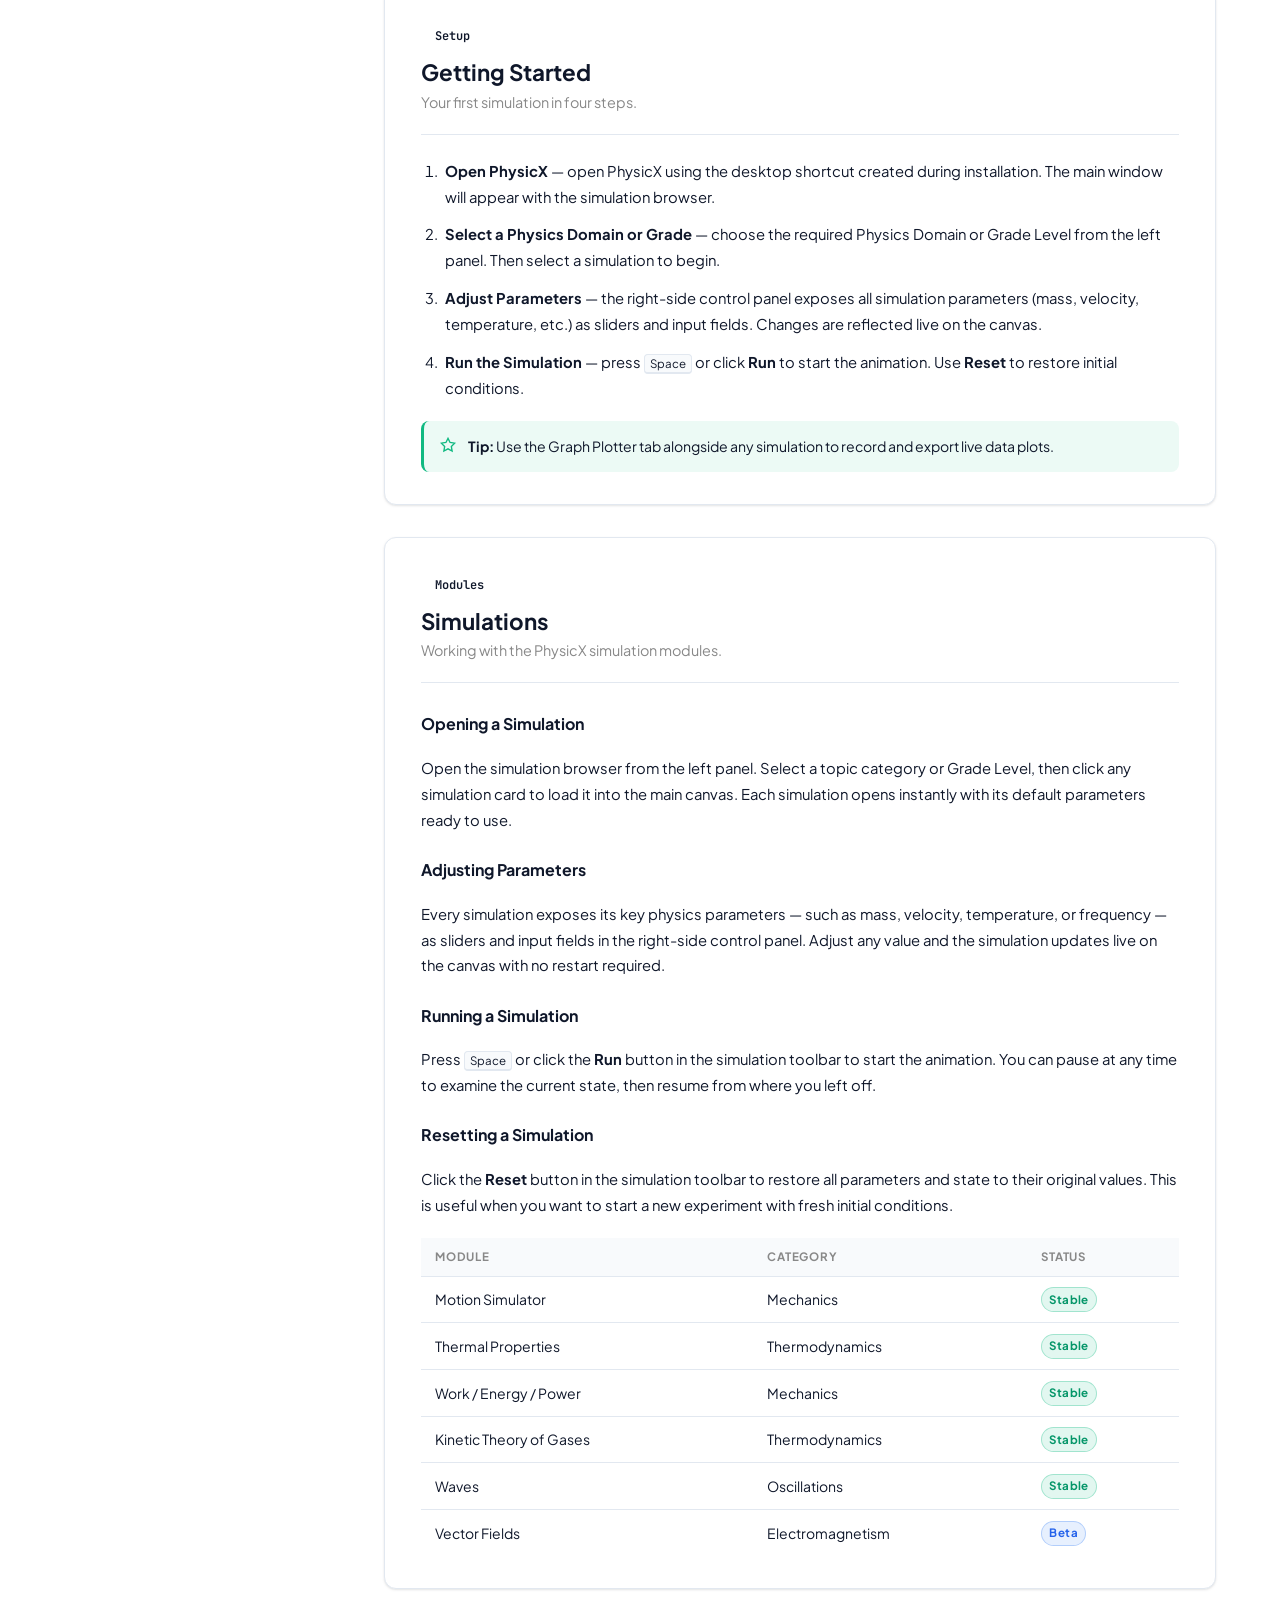
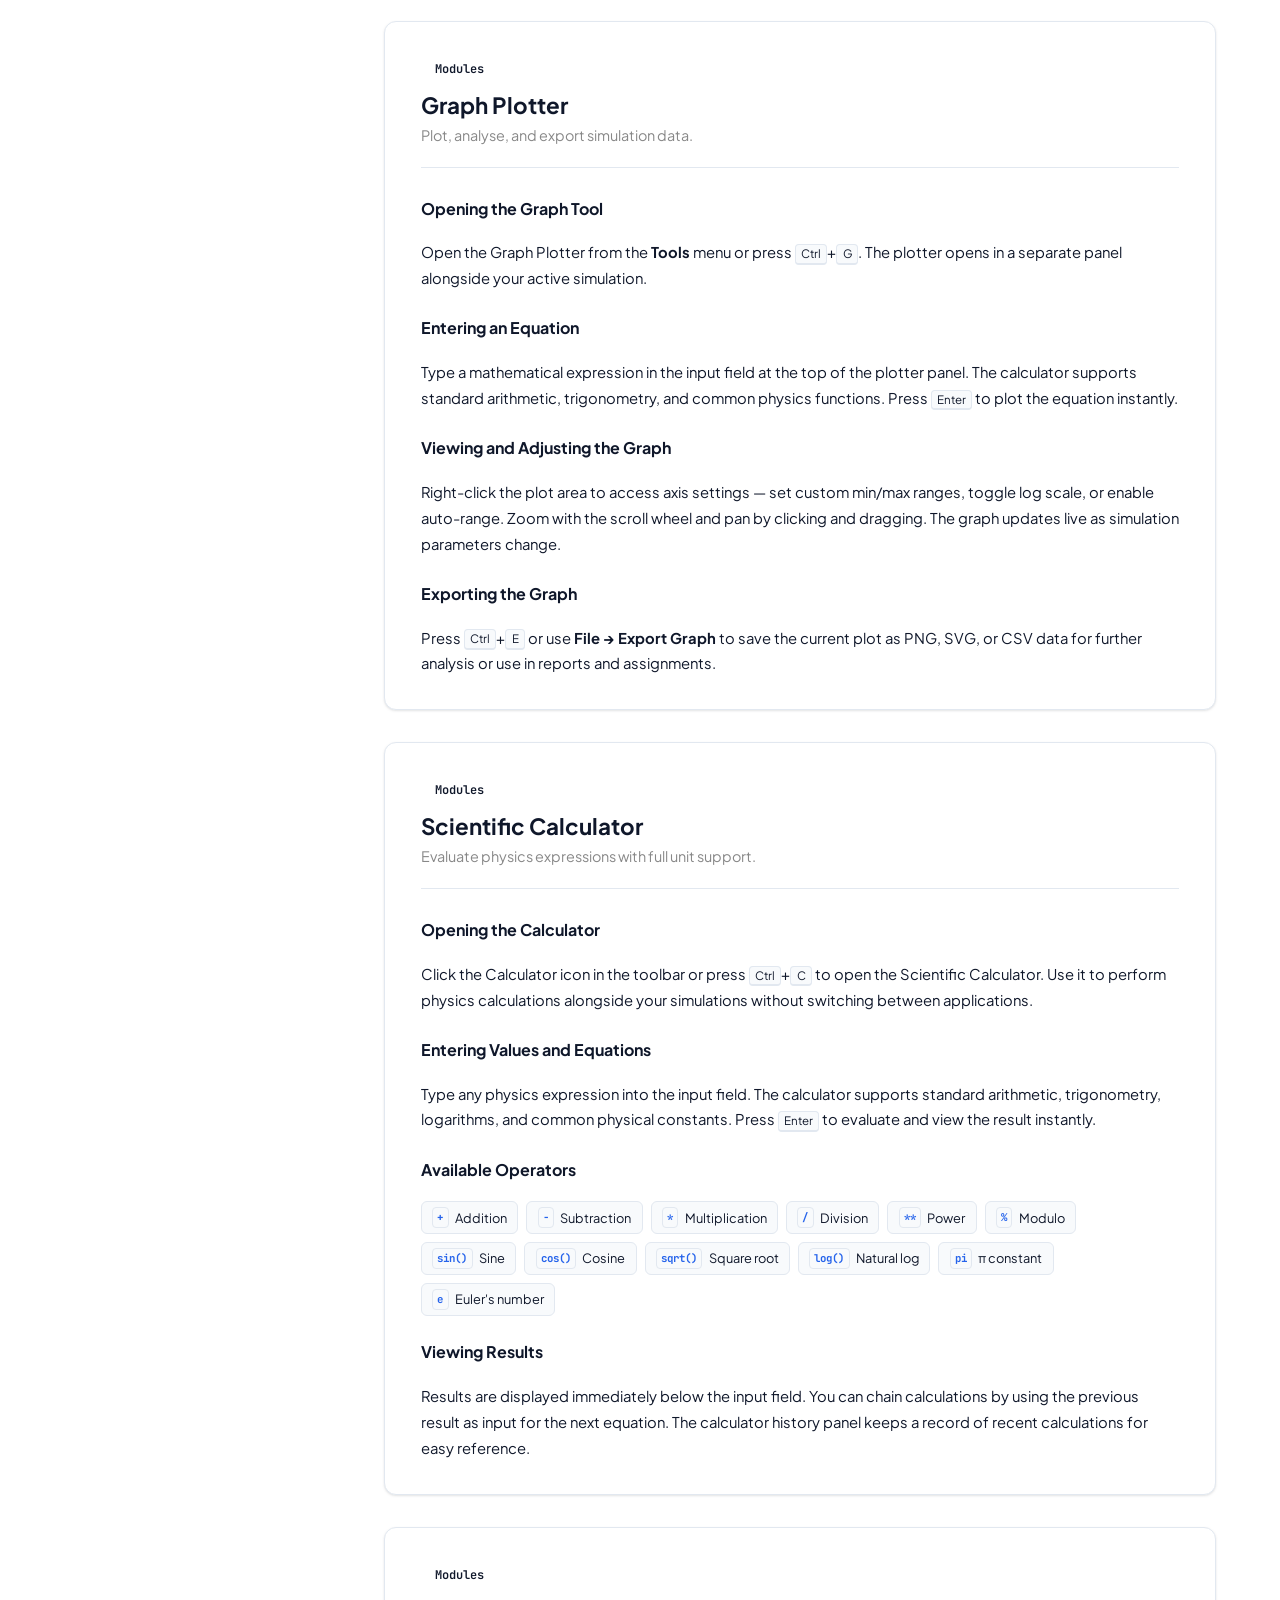
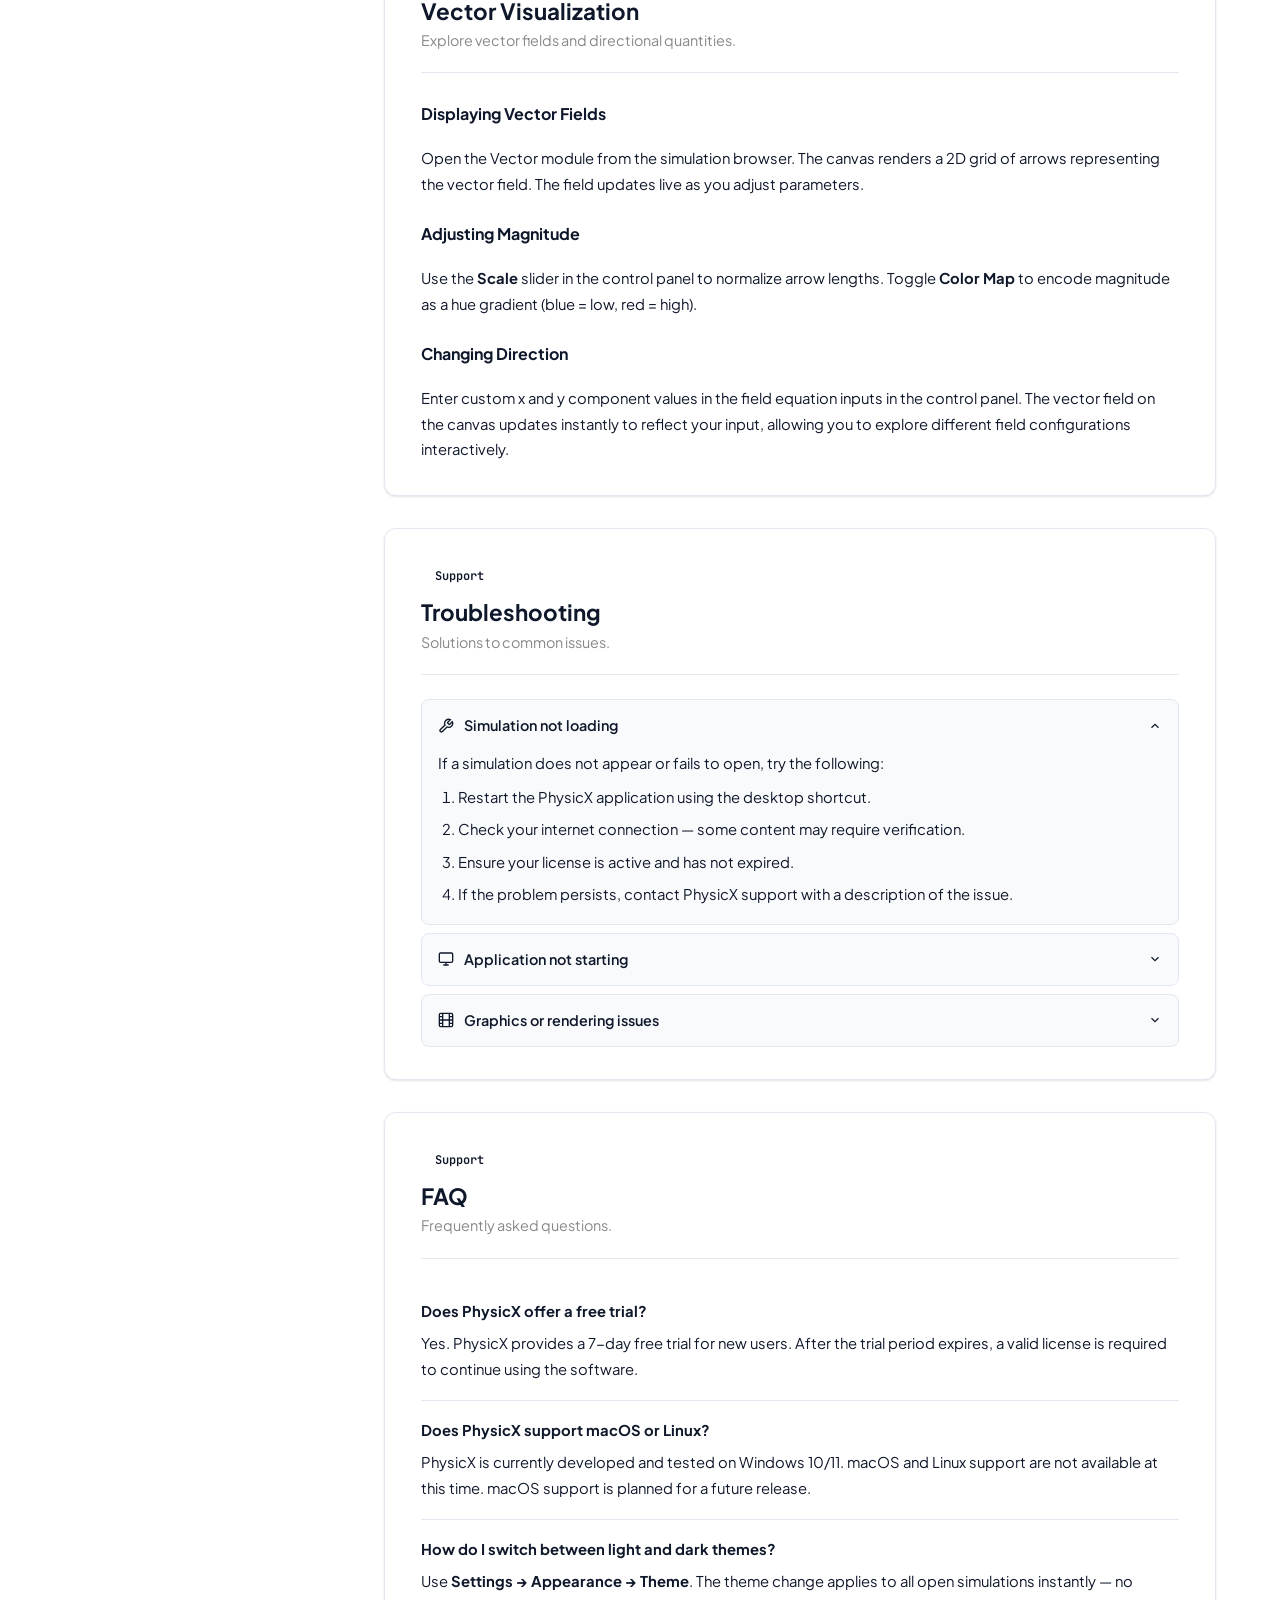
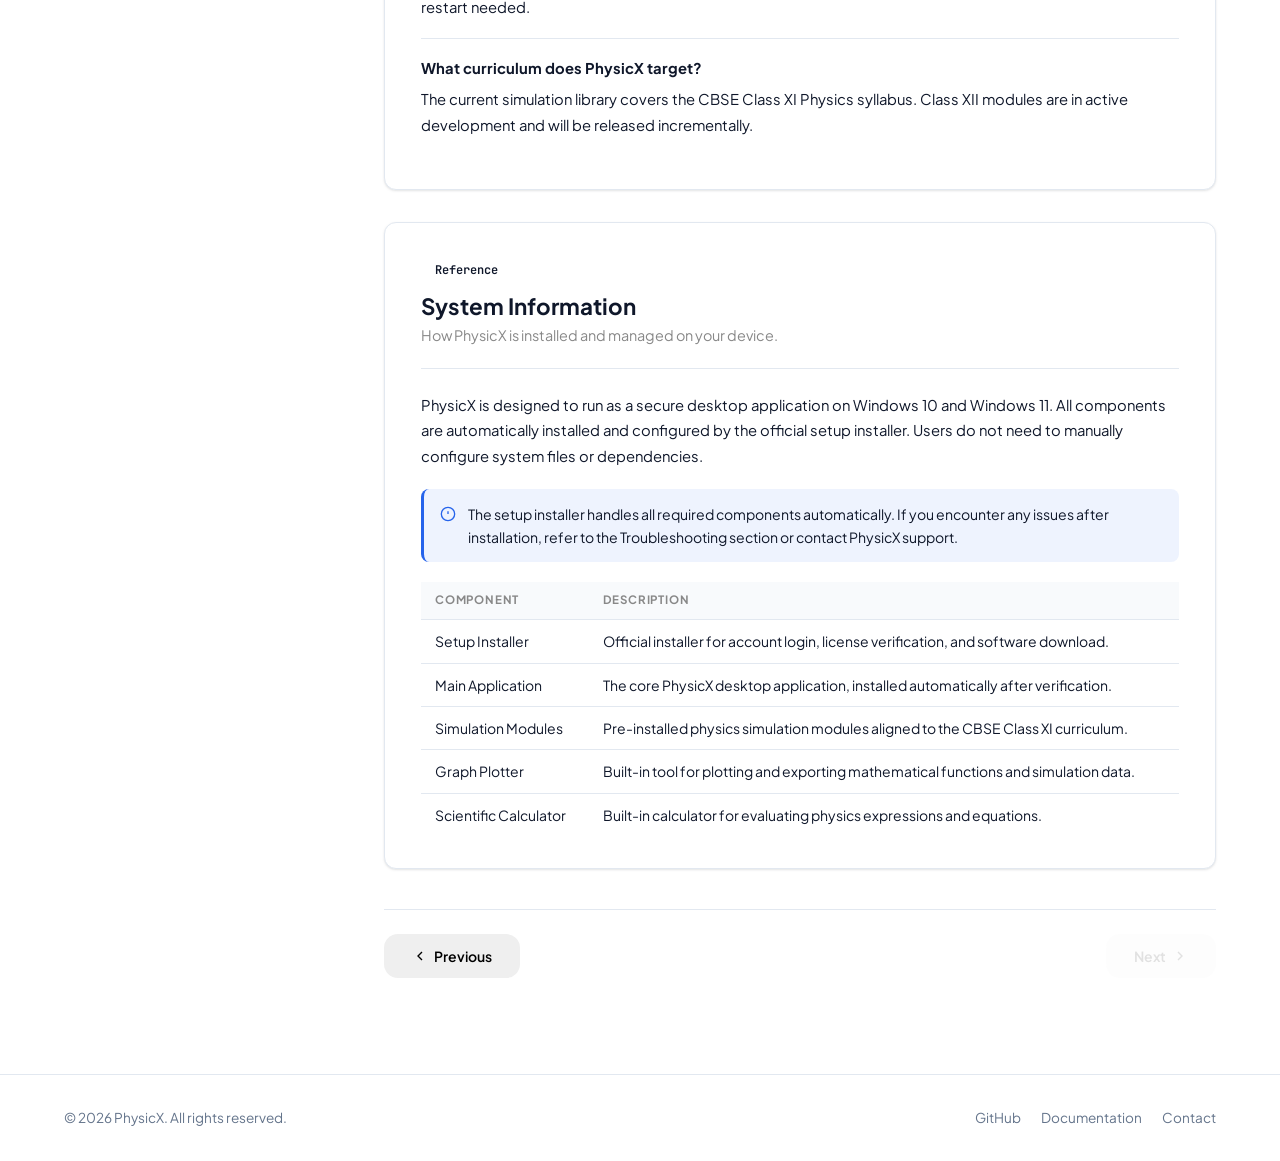
<file: docs/documentation.html>
<!DOCTYPE html>
<html lang="en">
<head>
  <meta charset="UTF-8" />
  <meta name="viewport" content="width=device-width, initial-scale=1.0" />
  <title>Documentation — PhysicX</title>
  <link rel="icon" type="image/png" href="../assets/icon/logo.png">
  <link rel="stylesheet" href="../shared.css" />
  <link rel="stylesheet" href="documentation.css" />
</head>
<body>

<!-- ═══ UNIVERSAL NAV ═══ -->
<nav class="site-nav" id="site-nav">
  <div class="nav-inner">
    <a href="../index.html" class="nav-logo" aria-label="PhysicX Home">
      <img src="../assets/icon/logo.png"       alt="PhysicX Logo"       style="height:34px;">
      <span class="nav-logo-text">Physic<span>X</span></span>
    </a>
    <ul class="nav-links" id="nav-links" role="list">
      <li><a href="../index.html">Home</a></li>
      <li><a href="../pricing.html">Pricing</a></li>
      <li><a href="../gallery/gallery.html">Gallery</a></li>
      <li><a href="../index.html#features">Features</a></li>
      <li><a href="../docs/documentation.html">Documentation</a></li>
      <li><a href="../about/about.html">About</a></li>
      <li><a href="../contacts/contact.html">Contact</a></li>
      <li><a href="../index.html#download-section" class="nav-download">Download</a></li>
    </ul>
    <button class="nav-hamburger" id="nav-hamburger" aria-label="Open menu" aria-expanded="false">
      <span></span><span></span><span></span>
    </button>
  </div>
</nav>

  
  <!-- Universal Nav (nav.js populates this) -->
  <div id="nav-placeholder"></div>

  <!-- ═══════════════════════════════════════════
       HERO
  ═══════════════════════════════════════════ -->
  <section class="section doc-hero reveal">
    <div class="container">
      <div class="doc-hero__inner">
        <div class="doc-hero__label">
          <span class="badge">Documentation</span>
        </div>
        <h1 class="doc-hero__title">PhysicX Documentation</h1>
        <p class="doc-hero__desc">
          Learn how to install and use PhysicX —
          the professional physics simulation platform for students, teachers, and institutions.
        </p>

        <!-- Search Bar -->
        <div class="doc-search" role="search">
          <div class="doc-search__wrap">
            <svg class="doc-search__icon" width="18" height="18" viewBox="0 0 24 24" fill="none"
                 stroke="currentColor" stroke-width="2" stroke-linecap="round" stroke-linejoin="round">
              <circle cx="11" cy="11" r="8"/><line x1="21" y1="21" x2="16.65" y2="16.65"/>
            </svg>
            <input
              id="doc-search-input"
              class="doc-search__input"
              type="search"
              placeholder="Search documentation…"
              aria-label="Search documentation"
              autocomplete="off"
            />
            <kbd class="doc-search__kbd">⌘ K</kbd>
          </div>
          <div id="search-results" class="doc-search__results" hidden></div>
        </div>
      </div>
    </div>
  </section>

  <!-- ═══════════════════════════════════════════
       MAIN LAYOUT — SIDEBAR + CONTENT
  ═══════════════════════════════════════════ -->
  <div class="container">
    <div class="doc-layout">

      <!-- ── SIDEBAR ─────────────────────────── -->
      <aside class="doc-sidebar" id="doc-sidebar" aria-label="Documentation navigation">

        <!-- Mobile toggle -->
        <button class="doc-sidebar__toggle" id="sidebar-toggle" aria-expanded="false"
                aria-controls="sidebar-nav">
          <svg width="18" height="18" viewBox="0 0 24 24" fill="none"
               stroke="currentColor" stroke-width="2" stroke-linecap="round" stroke-linejoin="round">
            <line x1="3" y1="6"  x2="21" y2="6"/>
            <line x1="3" y1="12" x2="21" y2="12"/>
            <line x1="3" y1="18" x2="21" y2="18"/>
          </svg>
          <span>On this page</span>
          <svg class="doc-sidebar__chevron" width="14" height="14" viewBox="0 0 24 24" fill="none"
               stroke="currentColor" stroke-width="2" stroke-linecap="round" stroke-linejoin="round">
            <polyline points="6 9 12 15 18 9"/>
          </svg>
        </button>

        <nav id="sidebar-nav" class="doc-sidebar__nav">
          <ul class="doc-sidebar__list">

            <li class="doc-sidebar__group-label">Overview</li>
            <li>
              <a href="#introduction" class="doc-sidebar__link doc-sidebar__link--active"
                 data-section="introduction">
                <svg width="14" height="14" viewBox="0 0 24 24" fill="none"
                     stroke="currentColor" stroke-width="2"><circle cx="12" cy="12" r="10"/>
                  <line x1="12" y1="8" x2="12" y2="12"/><line x1="12" y1="16" x2="12.01" y2="16"/></svg>
                Introduction
              </a>
            </li>
            <li>
              <a href="#system-requirements" class="doc-sidebar__link"
                 data-section="system-requirements">
                <svg width="14" height="14" viewBox="0 0 24 24" fill="none"
                     stroke="currentColor" stroke-width="2"><rect x="2" y="3" width="20" height="14" rx="2"/>
                  <line x1="8" y1="21" x2="16" y2="21"/><line x1="12" y1="17" x2="12" y2="21"/></svg>
                System Requirements
              </a>
            </li>

            <li class="doc-sidebar__group-label">Setup</li>
            <li>
              <a href="#installation" class="doc-sidebar__link" data-section="installation">
                <svg width="14" height="14" viewBox="0 0 24 24" fill="none"
                     stroke="currentColor" stroke-width="2"><path d="M21 15v4a2 2 0 0 1-2 2H5a2 2 0 0 1-2-2v-4"/>
                  <polyline points="7 10 12 15 17 10"/><line x1="12" y1="15" x2="12" y2="3"/></svg>
                Installation
              </a>
            </li>
            <li>
              <a href="#getting-started" class="doc-sidebar__link" data-section="getting-started">
                <svg width="14" height="14" viewBox="0 0 24 24" fill="none"
                     stroke="currentColor" stroke-width="2"><polygon points="5 3 19 12 5 21 5 3"/></svg>
                Getting Started
              </a>
            </li>

            <li class="doc-sidebar__group-label">Modules</li>
            <li>
              <a href="#simulations" class="doc-sidebar__link" data-section="simulations">
                <svg width="14" height="14" viewBox="0 0 24 24" fill="none"
                     stroke="currentColor" stroke-width="2"><path d="M12 2L2 7l10 5 10-5-10-5z"/>
                  <path d="M2 17l10 5 10-5"/><path d="M2 12l10 5 10-5"/></svg>
                Simulations
              </a>
            </li>
            <li>
              <a href="#graph-plotter" class="doc-sidebar__link" data-section="graph-plotter">
                <svg width="14" height="14" viewBox="0 0 24 24" fill="none"
                     stroke="currentColor" stroke-width="2"><polyline points="22 12 18 12 15 21 9 3 6 12 2 12"/></svg>
                Graph Plotter
              </a>
            </li>
            <li>
              <a href="#scientific-calculator" class="doc-sidebar__link"
                 data-section="scientific-calculator">
                <svg width="14" height="14" viewBox="0 0 24 24" fill="none"
                     stroke="currentColor" stroke-width="2"><rect x="4" y="2" width="16" height="20" rx="2"/>
                  <line x1="8" y1="6" x2="16" y2="6"/><line x1="8" y1="10" x2="16" y2="10"/>
                  <line x1="8" y1="14" x2="10" y2="14"/><line x1="8" y1="18" x2="10" y2="18"/></svg>
                Scientific Calculator
              </a>
            </li>
            <li>
              <a href="#vector-visualization" class="doc-sidebar__link"
                 data-section="vector-visualization">
                <svg width="14" height="14" viewBox="0 0 24 24" fill="none"
                     stroke="currentColor" stroke-width="2"><line x1="5" y1="12" x2="19" y2="12"/>
                  <polyline points="12 5 19 12 12 19"/></svg>
                Vector Visualization
              </a>
            </li>

            <li class="doc-sidebar__group-label">Support</li>
            <li>
              <a href="#troubleshooting" class="doc-sidebar__link" data-section="troubleshooting">
                <svg width="14" height="14" viewBox="0 0 24 24" fill="none"
                     stroke="currentColor" stroke-width="2"><path d="M14.7 6.3a1 1 0 0 0 0 1.4l1.6 1.6a1 1 0 0 0 1.4 0l3.77-3.77a6 6 0 0 1-7.94 7.94l-6.91 6.91a2.12 2.12 0 0 1-3-3l6.91-6.91a6 6 0 0 1 7.94-7.94l-3.76 3.76z"/></svg>
                Troubleshooting
              </a>
            </li>
            <li>
              <a href="#faq" class="doc-sidebar__link" data-section="faq">
                <svg width="14" height="14" viewBox="0 0 24 24" fill="none"
                     stroke="currentColor" stroke-width="2"><circle cx="12" cy="12" r="10"/>
                  <path d="M9.09 9a3 3 0 0 1 5.83 1c0 2-3 3-3 3"/><line x1="12" y1="17" x2="12.01" y2="17"/></svg>
                FAQ
              </a>
            </li>
            <li>
              <a href="#api-reference" class="doc-sidebar__link" data-section="api-reference">
                <svg width="14" height="14" viewBox="0 0 24 24" fill="none"
                     stroke="currentColor" stroke-width="2"><polyline points="16 18 22 12 16 6"/>
                  <polyline points="8 6 2 12 8 18"/></svg>
                System Information
              </a>
            </li>

          </ul>
        </nav>
      </aside>

      <!-- ── CONTENT AREA ───────────────────── -->
      <main class="doc-content" id="doc-content">

        <!-- ── INTRODUCTION ── -->
        <article class="doc-section card reveal" id="introduction" data-doc-section>
          <div class="doc-section__header">
            <div class="doc-section__eyebrow">
              <span class="badge">Overview</span>
            </div>
            <h2 class="doc-section__title">Introduction</h2>
            <p class="doc-section__subtitle">What is PhysicX?</p>
          </div>
          <div class="doc-section__body">
            <p>
              <strong>PhysicX</strong> is a professional physics simulation platform designed for
              students, teachers, and educational institutions. It provides an interactive environment for
              exploring classical mechanics, thermodynamics, electromagnetism, waves, and more —
              all rendered in real time with high-fidelity visualizations.
            </p>
            <p>
              PhysicX is installed as a secure Windows desktop application and is ready to use
              immediately after setup — no technical configuration required.
            </p>
            <div class="doc-callout doc-callout--info">
              <svg width="16" height="16" viewBox="0 0 24 24" fill="none"
                   stroke="currentColor" stroke-width="2"><circle cx="12" cy="12" r="10"/>
                <line x1="12" y1="8" x2="12" y2="12"/><line x1="12" y1="16" x2="12.01" y2="16"/></svg>
              <span>PhysicX provides a 7-day free trial for new users. After the trial period expires, a valid license is required to continue using the software.</span>
            </div>
            <div class="doc-feature-grid">
              <div class="doc-feature-card">
                <div class="doc-feature-card__icon">⚛</div>
                <div class="doc-feature-card__text">
                  <strong>Real-Time Physics</strong>
                  <span>Smooth, high-fidelity simulations running at 60 frames per second</span>
                </div>
              </div>
              <div class="doc-feature-card">
                <div class="doc-feature-card__icon">📚</div>
                <div class="doc-feature-card__text">
                  <strong>CBSE Curriculum</strong>
                  <span>Simulation library aligned to the CBSE Class XI Physics syllabus</span>
                </div>
              </div>
              <div class="doc-feature-card">
                <div class="doc-feature-card__icon">📊</div>
                <div class="doc-feature-card__text">
                  <strong>Live Graphs</strong>
                  <span>Real-time plots update instantly as you adjust simulation parameters</span>
                </div>
              </div>
              <div class="doc-feature-card">
                <div class="doc-feature-card__icon">🎨</div>
                <div class="doc-feature-card__text">
                  <strong>Theme-Aware</strong>
                  <span>Full dark and light mode support for comfortable use in any environment</span>
                </div>
              </div>
            </div>
          </div>
        </article>

        <!-- ── SYSTEM REQUIREMENTS ── -->
        <article class="doc-section card reveal reveal-delay-1" id="system-requirements" data-doc-section>
          <div class="doc-section__header">
            <div class="doc-section__eyebrow">
              <span class="badge">Setup</span>
            </div>
            <h2 class="doc-section__title">System Requirements</h2>
            <p class="doc-section__subtitle">Ensure your system is ready to run PhysicX.</p>
          </div>
          <div class="doc-section__body">
            <div class="doc-req-grid">
              <div class="doc-req-block doc-req-block--min">
                <div class="doc-req-block__label">
                  <svg width="14" height="14" viewBox="0 0 24 24" fill="none"
                       stroke="currentColor" stroke-width="2"><polyline points="20 6 9 17 4 12"/></svg>
                  Minimum
                </div>
                <ul class="doc-req-list">
                  <li>
                    <span class="doc-req-list__key">OS</span>
                    <span class="doc-req-list__val">Windows 10 (64-bit)</span>
                  </li>
                  <li>
                    <span class="doc-req-list__key">RAM</span>
                    <span class="doc-req-list__val">4 GB</span>
                  </li>
                  <li>
                    <span class="doc-req-list__key">Storage</span>
                    <span class="doc-req-list__val">500 MB free space</span>
                  </li>
                  <li>
                    <span class="doc-req-list__key">Graphics</span>
                    <span class="doc-req-list__val">OpenGL 3.3 support</span>
                  </li>
                  <li>
                    <span class="doc-req-list__key">Display</span>
                    <span class="doc-req-list__val">1280 × 720</span>
                  </li>
                </ul>
              </div>
              <div class="doc-req-block doc-req-block--rec">
                <div class="doc-req-block__label">
                  <svg width="14" height="14" viewBox="0 0 24 24" fill="none"
                       stroke="currentColor" stroke-width="2"><polygon points="12 2 15.09 8.26 22 9.27 17 14.14 18.18 21.02 12 17.77 5.82 21.02 7 14.14 2 9.27 8.91 8.26 12 2"/></svg>
                  Recommended
                </div>
                <ul class="doc-req-list">
                  <li>
                    <span class="doc-req-list__key">OS</span>
                    <span class="doc-req-list__val">Windows 11 (64-bit)</span>
                  </li>
                  <li>
                    <span class="doc-req-list__key">RAM</span>
                    <span class="doc-req-list__val">8 GB or more</span>
                  </li>
                  <li>
                    <span class="doc-req-list__key">Storage</span>
                    <span class="doc-req-list__val">1 GB free space</span>
                  </li>
                  <li>
                    <span class="doc-req-list__key">Graphics</span>
                    <span class="doc-req-list__val">Dedicated GPU (NVIDIA/AMD)</span>
                  </li>
                  <li>
                    <span class="doc-req-list__key">Display</span>
                    <span class="doc-req-list__val">1920 × 1080 or higher</span>
                  </li>
                </ul>
              </div>
            </div>
          </div>
        </article>

        <!-- ── INSTALLATION ── -->
        <article class="doc-section card reveal" id="installation" data-doc-section>
          <div class="doc-section__header">
            <div class="doc-section__eyebrow">
              <span class="badge">Setup</span>
            </div>
            <h2 class="doc-section__title">Installation</h2>
            <p class="doc-section__subtitle">Install PhysicX securely using the official setup installer.</p>
          </div>
          <div class="doc-section__body">

            <div class="doc-callout doc-callout--info">
              <svg width="16" height="16" viewBox="0 0 24 24" fill="none"
                   stroke="currentColor" stroke-width="2"><circle cx="12" cy="12" r="10"/>
                <line x1="12" y1="8" x2="12" y2="12"/><line x1="12" y1="16" x2="12.01" y2="16"/></svg>
              <span><strong>Account &amp; Trial Policy:</strong> When a new account is created, a 7-day trial period is automatically activated. The trial begins immediately after account registration. After the trial expires, a valid license is required to continue using the software.</span>
            </div>

            <div class="doc-callout doc-callout--warning">
              <svg width="16" height="16" viewBox="0 0 24 24" fill="none"
                   stroke="currentColor" stroke-width="2"><path d="M10.29 3.86L1.82 18a2 2 0 0 0 1.71 3h16.94a2 2 0 0 0 1.71-3L13.71 3.86a2 2 0 0 0-3.42 0z"/>
                <line x1="12" y1="9" x2="12" y2="13"/><line x1="12" y1="17" x2="12.01" y2="17"/></svg>
              <span>
                <strong>Administrator Permission — IMPORTANT:</strong> Always right-click the setup installer and select <strong>Run as Administrator</strong>. Without administrator privileges, installation or license verification may fail.
              </span>
            </div>

            <div class="doc-callout doc-callout--tip">
              <svg width="16" height="16" viewBox="0 0 24 24" fill="none"
                   stroke="currentColor" stroke-width="2"><polygon points="12 2 15.09 8.26 22 9.27 17 14.14 18.18 21.02 12 17.77 5.82 21.02 7 14.14 2 9.27 8.91 8.26 12 2"/></svg>
              <span><strong>Setup Architecture:</strong> The Setup Installer and the Main Software are separate components. Only the official PhysicX Setup Installer can securely download and install the main software, ensuring software integrity and license verification. For security and license protection, a maximum of 5 device login attempts is allowed per account.</span>
            </div>

            <div class="doc-steps">
              <div class="doc-step">
                <div class="doc-step__num">1</div>
                <div class="doc-step__body">
                  <h4>Create Your Account</h4>
                  <p>
                    Visit the official PhysicX website and create your user account.
                    A 7-day trial will be activated automatically after account registration.
                  </p>
                  <a href="../index.html#download-section" class="btn">Visit PhysicX Website</a>
                </div>
              </div>

              <div class="doc-step">
                <div class="doc-step__num">2</div>
                <div class="doc-step__body">
                  <h4>Download the Setup Installer</h4>
                  <p>
                    Download the official PhysicX Setup Installer from the website.
                    Only the setup installer is available for download — the main software will be
                    installed automatically after login and verification.
                  </p>
                  <a href="../index.html#download-section" class="btn">Download Setup Installer</a>
                </div>
              </div>

              <div class="doc-step">
                <div class="doc-step__num">3</div>
                <div class="doc-step__body">
                  <h4>Run Setup as Administrator</h4>
                  <p>
                    Locate the downloaded setup file. Right-click the setup file and select
                    <strong>Run as Administrator</strong>. This step is mandatory for a successful installation.
                  </p>
                </div>
              </div>

              <div class="doc-step">
                <div class="doc-step__num">4</div>
                <div class="doc-step__body">
                  <h4>Launch Setup and Login</h4>
                  <p>
                    After the setup window opens, enter your account credentials and click
                    <strong>Login</strong> to proceed.
                  </p>
                </div>
              </div>

              <div class="doc-step">
                <div class="doc-step__num">5</div>
                <div class="doc-step__body">
                  <h4>Accept Terms and Conditions</h4>
                  <p>
                    Carefully read the Terms and Conditions. Scroll to the bottom of the page,
                    check the confirmation checkbox, and click <strong>Continue</strong> to proceed.
                  </p>
                </div>
              </div>

              <div class="doc-step">
                <div class="doc-step__num">6</div>
                <div class="doc-step__body">
                  <h4>License Verification</h4>
                  <p>
                    The setup will verify your account and license status. Typical verification
                    time is <strong>2–3 minutes</strong>. Please wait until the process completes.
                  </p>
                </div>
              </div>

              <div class="doc-step">
                <div class="doc-step__num">7</div>
                <div class="doc-step__body">
                  <h4>Install Main Software</h4>
                  <p>
                    After successful verification, click <strong>Install Main Software</strong>.
                    The system will download and install the main software. Estimated duration is
                    <strong>2–3 minutes</strong> depending on your internet speed and system performance.
                  </p>
                </div>
              </div>

              <div class="doc-step">
                <div class="doc-step__num">8</div>
                <div class="doc-step__body">
                  <h4>Launch the Software</h4>
                  <p>
                    After installation completes, the main software will be ready to use.
                    Launch PhysicX using the <strong>desktop shortcut</strong> created during
                    installation and log in with your account credentials.
                  </p>
                </div>
              </div>
            </div>
        </article>

        <!-- ── GETTING STARTED ── -->
        <article class="doc-section card reveal" id="getting-started" data-doc-section>
          <div class="doc-section__header">
            <div class="doc-section__eyebrow">
              <span class="badge">Setup</span>
            </div>
            <h2 class="doc-section__title">Getting Started</h2>
            <p class="doc-section__subtitle">Your first simulation in four steps.</p>
          </div>
          <div class="doc-section__body">
            <ol class="doc-ordered-steps">
              <li>
                <strong>Open PhysicX</strong> — open PhysicX using the desktop shortcut created during installation.
                The main window will appear with the simulation browser.
              </li>
              <li>
                <strong>Select a Physics Domain or Grade</strong> — choose the required Physics Domain or Grade Level
                from the left panel. Then select a simulation to begin.
              </li>
              <li>
                <strong>Adjust Parameters</strong> — the right-side control panel exposes all
                simulation parameters (mass, velocity, temperature, etc.) as sliders and input
                fields. Changes are reflected live on the canvas.
              </li>
              <li>
                <strong>Run the Simulation</strong> — press <kbd>Space</kbd> or click
                <strong>Run</strong> to start the animation. Use <strong>Reset</strong> to
                restore initial conditions.
              </li>
            </ol>

            <div class="doc-callout doc-callout--tip">
              <svg width="16" height="16" viewBox="0 0 24 24" fill="none"
                   stroke="currentColor" stroke-width="2"><polygon points="12 2 15.09 8.26 22 9.27 17 14.14 18.18 21.02 12 17.77 5.82 21.02 7 14.14 2 9.27 8.91 8.26 12 2"/></svg>
              <span>
                <strong>Tip:</strong> Use the Graph Plotter tab alongside any simulation to
                record and export live data plots.
              </span>
            </div>
          </div>
        </article>

        <!-- ── SIMULATIONS ── -->
        <article class="doc-section card reveal" id="simulations" data-doc-section>
          <div class="doc-section__header">
            <div class="doc-section__eyebrow">
              <span class="badge">Modules</span>
            </div>
            <h2 class="doc-section__title">Simulations</h2>
            <p class="doc-section__subtitle">Working with the PhysicX simulation modules.</p>
          </div>
          <div class="doc-section__body">

            <h3>Opening a Simulation</h3>
            <p>
              Open the simulation browser from the left panel. Select a topic category or Grade Level,
              then click any simulation card to load it into the main canvas. Each simulation opens
              instantly with its default parameters ready to use.
            </p>

            <h3>Adjusting Parameters</h3>
            <p>
              Every simulation exposes its key physics parameters — such as mass, velocity, temperature,
              or frequency — as sliders and input fields in the right-side control panel. Adjust any
              value and the simulation updates live on the canvas with no restart required.
            </p>

            <h3>Running a Simulation</h3>
            <p>
              Press <kbd>Space</kbd> or click the <strong>Run</strong> button in the simulation toolbar
              to start the animation. You can pause at any time to examine the current state, then
              resume from where you left off.
            </p>

            <h3>Resetting a Simulation</h3>
            <p>
              Click the <strong>Reset</strong> button in the simulation toolbar to restore all
              parameters and state to their original values. This is useful when you want to start
              a new experiment with fresh initial conditions.
            </p>

            <div class="doc-module-table">
              <table>
                <thead>
                  <tr>
                    <th>Module</th>
                    <th>Category</th>
                    <th>Status</th>
                  </tr>
                </thead>
                <tbody>
                  <tr><td>Motion Simulator</td><td>Mechanics</td><td><span class="doc-badge doc-badge--green">Stable</span></td></tr>
                  <tr><td>Thermal Properties</td><td>Thermodynamics</td><td><span class="doc-badge doc-badge--green">Stable</span></td></tr>
                  <tr><td>Work / Energy / Power</td><td>Mechanics</td><td><span class="doc-badge doc-badge--green">Stable</span></td></tr>
                  <tr><td>Kinetic Theory of Gases</td><td>Thermodynamics</td><td><span class="doc-badge doc-badge--green">Stable</span></td></tr>
                  <tr><td>Waves</td><td>Oscillations</td><td><span class="doc-badge doc-badge--green">Stable</span></td></tr>
                  <tr><td>Vector Fields</td><td>Electromagnetism</td><td><span class="doc-badge doc-badge--blue">Beta</span></td></tr>
                </tbody>
              </table>
            </div>

          </div>
        </article>

        <!-- ── GRAPH PLOTTER ── -->
        <article class="doc-section card reveal" id="graph-plotter" data-doc-section>
          <div class="doc-section__header">
            <div class="doc-section__eyebrow">
              <span class="badge">Modules</span>
            </div>
            <h2 class="doc-section__title">Graph Plotter</h2>
            <p class="doc-section__subtitle">Plot, analyse, and export simulation data.</p>
          </div>
          <div class="doc-section__body">

            <h3>Opening the Graph Tool</h3>
            <p>
              Open the Graph Plotter from the <strong>Tools</strong> menu or press
              <kbd>Ctrl</kbd>+<kbd>G</kbd>. The plotter opens in a separate panel alongside
              your active simulation.
            </p>

            <h3>Entering an Equation</h3>
            <p>
              Type a mathematical expression in the input field at the top of the plotter panel.
              The calculator supports standard arithmetic, trigonometry, and common physics
              functions. Press <kbd>Enter</kbd> to plot the equation instantly.
            </p>

            <h3>Viewing and Adjusting the Graph</h3>
            <p>
              Right-click the plot area to access axis settings — set custom min/max ranges,
              toggle log scale, or enable auto-range. Zoom with the scroll wheel and pan by
              clicking and dragging. The graph updates live as simulation parameters change.
            </p>

            <h3>Exporting the Graph</h3>
            <p>
              Press <kbd>Ctrl</kbd>+<kbd>E</kbd> or use <strong>File → Export Graph</strong> to
              save the current plot as PNG, SVG, or CSV data for further analysis or use in
              reports and assignments.
            </p>
          </div>
        </article>

        <!-- ── SCIENTIFIC CALCULATOR ── -->
        <article class="doc-section card reveal" id="scientific-calculator" data-doc-section>
          <div class="doc-section__header">
            <div class="doc-section__eyebrow">
              <span class="badge">Modules</span>
            </div>
            <h2 class="doc-section__title">Scientific Calculator</h2>
            <p class="doc-section__subtitle">Evaluate physics expressions with full unit support.</p>
          </div>
          <div class="doc-section__body">

            <h3>Opening the Calculator</h3>
            <p>
              Click the Calculator icon in the toolbar or press <kbd>Ctrl</kbd>+<kbd>C</kbd> to open
              the Scientific Calculator. Use it to perform physics calculations alongside your
              simulations without switching between applications.
            </p>

            <h3>Entering Values and Equations</h3>
            <p>
              Type any physics expression into the input field. The calculator supports standard
              arithmetic, trigonometry, logarithms, and common physical constants. Press
              <kbd>Enter</kbd> to evaluate and view the result instantly.
            </p>

            <h3>Available Operators</h3>
            <div class="doc-op-grid">
              <div class="doc-op-chip"><code>+</code> Addition</div>
              <div class="doc-op-chip"><code>-</code> Subtraction</div>
              <div class="doc-op-chip"><code>*</code> Multiplication</div>
              <div class="doc-op-chip"><code>/</code> Division</div>
              <div class="doc-op-chip"><code>**</code> Power</div>
              <div class="doc-op-chip"><code>%</code> Modulo</div>
              <div class="doc-op-chip"><code>sin()</code> Sine</div>
              <div class="doc-op-chip"><code>cos()</code> Cosine</div>
              <div class="doc-op-chip"><code>sqrt()</code> Square root</div>
              <div class="doc-op-chip"><code>log()</code> Natural log</div>
              <div class="doc-op-chip"><code>pi</code> π constant</div>
              <div class="doc-op-chip"><code>e</code> Euler's number</div>
            </div>

            <h3>Viewing Results</h3>
            <p>
              Results are displayed immediately below the input field. You can chain calculations
              by using the previous result as input for the next equation. The calculator
              history panel keeps a record of recent calculations for easy reference.
            </p>
          </div>
        </article>

        <!-- ── VECTOR VISUALIZATION ── -->
        <article class="doc-section card reveal" id="vector-visualization" data-doc-section>
          <div class="doc-section__header">
            <div class="doc-section__eyebrow">
              <span class="badge">Modules</span>
            </div>
            <h2 class="doc-section__title">Vector Visualization</h2>
            <p class="doc-section__subtitle">Explore vector fields and directional quantities.</p>
          </div>
          <div class="doc-section__body">
            <h3>Displaying Vector Fields</h3>
            <p>
              Open the Vector module from the simulation browser. The canvas renders a 2D grid of
              arrows representing the vector field. The field updates live as you adjust parameters.
            </p>

            <h3>Adjusting Magnitude</h3>
            <p>
              Use the <strong>Scale</strong> slider in the control panel to normalize arrow lengths.
              Toggle <strong>Color Map</strong> to encode magnitude as a hue gradient (blue = low,
              red = high).
            </p>

            <h3>Changing Direction</h3>
            <p>
              Enter custom x and y component values in the field equation inputs in the control panel.
              The vector field on the canvas updates instantly to reflect your input, allowing you to
              explore different field configurations interactively.
            </p>
          </div>
        </article>

        <!-- ── TROUBLESHOOTING ── -->
        <article class="doc-section card reveal" id="troubleshooting" data-doc-section>
          <div class="doc-section__header">
            <div class="doc-section__eyebrow">
              <span class="badge">Support</span>
            </div>
            <h2 class="doc-section__title">Troubleshooting</h2>
            <p class="doc-section__subtitle">Solutions to common issues.</p>
          </div>
          <div class="doc-section__body">

            <div class="doc-accordion">

              <details class="doc-accordion__item" open>
                <summary class="doc-accordion__summary">
                  <svg width="16" height="16" viewBox="0 0 24 24" fill="none"
                       stroke="currentColor" stroke-width="2"><path d="M14.7 6.3a1 1 0 0 0 0 1.4l1.6 1.6a1 1 0 0 0 1.4 0l3.77-3.77a6 6 0 0 1-7.94 7.94l-6.91 6.91a2.12 2.12 0 0 1-3-3l6.91-6.91a6 6 0 0 1 7.94-7.94l-3.76 3.76z"/></svg>
                  Simulation not loading
                  <svg class="doc-accordion__chevron" width="14" height="14" viewBox="0 0 24 24"
                       fill="none" stroke="currentColor" stroke-width="2"><polyline points="6 9 12 15 18 9"/></svg>
                </summary>
                <div class="doc-accordion__body">
                  <p>If a simulation does not appear or fails to open, try the following:</p>
                  <ol>
                    <li>Restart the PhysicX application using the desktop shortcut.</li>
                    <li>Check your internet connection — some content may require verification.</li>
                    <li>Ensure your license is active and has not expired.</li>
                    <li>If the problem persists, contact PhysicX support with a description of the issue.</li>
                  </ol>
                </div>
              </details>

              <details class="doc-accordion__item">
                <summary class="doc-accordion__summary">
                  <svg width="16" height="16" viewBox="0 0 24 24" fill="none"
                       stroke="currentColor" stroke-width="2"><rect x="2" y="3" width="20" height="14" rx="2"/>
                    <line x1="8" y1="21" x2="16" y2="21"/><line x1="12" y1="17" x2="12" y2="21"/></svg>
                  Application not starting
                  <svg class="doc-accordion__chevron" width="14" height="14" viewBox="0 0 24 24"
                       fill="none" stroke="currentColor" stroke-width="2"><polyline points="6 9 12 15 18 9"/></svg>
                </summary>
                <div class="doc-accordion__body">
                  <p>If PhysicX does not open after double-clicking the desktop shortcut:</p>
                  <ol>
                    <li>Right-click the desktop shortcut and select <strong>Run as Administrator</strong>.</li>
                    <li>Check your internet connection — license verification requires an active connection.</li>
                    <li>Verify your login credentials are correct.</li>
                    <li>Reinstall PhysicX using the official setup installer if the issue continues.</li>
                    <li>Contact support if the problem persists after reinstalling.</li>
                  </ol>
                </div>
              </details>

              <details class="doc-accordion__item">
                <summary class="doc-accordion__summary">
                  <svg width="16" height="16" viewBox="0 0 24 24" fill="none"
                       stroke="currentColor" stroke-width="2"><rect x="2" y="2" width="20" height="20" rx="2.18"/>
                    <line x1="7" y1="2" x2="7" y2="22"/><line x1="17" y1="2" x2="17" y2="22"/>
                    <line x1="2" y1="12" x2="22" y2="12"/><line x1="2" y1="7" x2="7" y2="7"/>
                    <line x1="2" y1="17" x2="7" y2="17"/><line x1="17" y1="17" x2="22" y2="17"/>
                    <line x1="17" y1="7" x2="22" y2="7"/></svg>
                  Graphics or rendering issues
                  <svg class="doc-accordion__chevron" width="14" height="14" viewBox="0 0 24 24"
                       fill="none" stroke="currentColor" stroke-width="2"><polyline points="6 9 12 15 18 9"/></svg>
                </summary>
                <div class="doc-accordion__body">
                  <p>If the simulation canvas appears blank or displays incorrectly:</p>
                  <ol>
                    <li>Restart the PhysicX application and try opening the simulation again.</li>
                    <li>Update your GPU drivers to the latest stable release from your manufacturer's website.</li>
                    <li>Ensure your display resolution meets the minimum requirement (1280 × 720).</li>
                    <li>Contact PhysicX support if the issue persists after updating your drivers.</li>
                  </ol>
                </div>
              </details>

            </div>
          </div>
        </article>

        <!-- ── FAQ ── -->
        <article class="doc-section card reveal" id="faq" data-doc-section>
          <div class="doc-section__header">
            <div class="doc-section__eyebrow">
              <span class="badge">Support</span>
            </div>
            <h2 class="doc-section__title">FAQ</h2>
            <p class="doc-section__subtitle">Frequently asked questions.</p>
          </div>
          <div class="doc-section__body">

            <div class="doc-faq-list">

              <div class="doc-faq-item">
                <h4 class="doc-faq-q">Does PhysicX offer a free trial?</h4>
                <p>
                  Yes. PhysicX provides a 7-day free trial for new users.
                  After the trial period expires, a valid license is required to continue using the software.
                </p>
              </div>

              <div class="doc-faq-item">
                <h4 class="doc-faq-q">Does PhysicX support macOS or Linux?</h4>
                <p>
                  PhysicX is currently developed and tested on Windows 10/11. macOS and Linux
                  support are not available at this time. macOS support is planned for a future release.
                </p>
              </div>

              <div class="doc-faq-item">
                <h4 class="doc-faq-q">How do I switch between light and dark themes?</h4>
                <p>
                  Use <strong>Settings → Appearance → Theme</strong>. The theme change applies
                  to all open simulations instantly — no restart needed.
                </p>
              </div>

              <div class="doc-faq-item">
                <h4 class="doc-faq-q">What curriculum does PhysicX target?</h4>
                <p>
                  The current simulation library covers the CBSE Class XI Physics syllabus.
                  Class XII modules are in active development and will be released incrementally.
                </p>
              </div>

            </div>
          </div>
        </article>

        <!-- ── SYSTEM INFORMATION ── -->
        <article class="doc-section card reveal" id="api-reference" data-doc-section>
          <div class="doc-section__header">
            <div class="doc-section__eyebrow">
              <span class="badge">Reference</span>
            </div>
            <h2 class="doc-section__title">System Information</h2>
            <p class="doc-section__subtitle">How PhysicX is installed and managed on your device.</p>
          </div>
          <div class="doc-section__body">

            <p>
              PhysicX is designed to run as a secure desktop application on Windows 10 and Windows 11.
              All components are automatically installed and configured by the official setup installer.
              Users do not need to manually configure system files or dependencies.
            </p>

            <div class="doc-callout doc-callout--info">
              <svg width="16" height="16" viewBox="0 0 24 24" fill="none"
                   stroke="currentColor" stroke-width="2"><circle cx="12" cy="12" r="10"/>
                <line x1="12" y1="8" x2="12" y2="12"/><line x1="12" y1="16" x2="12.01" y2="16"/></svg>
              <span>
                The setup installer handles all required components automatically. If you encounter
                any issues after installation, refer to the Troubleshooting section or contact
                PhysicX support.
              </span>
            </div>

            <div class="doc-module-table">
              <table>
                <thead>
                  <tr>
                    <th>Component</th>
                    <th>Description</th>
                  </tr>
                </thead>
                <tbody>
                  <tr><td>Setup Installer</td><td>Official installer for account login, license verification, and software download.</td></tr>
                  <tr><td>Main Application</td><td>The core PhysicX desktop application, installed automatically after verification.</td></tr>
                  <tr><td>Simulation Modules</td><td>Pre-installed physics simulation modules aligned to the CBSE Class XI curriculum.</td></tr>
                  <tr><td>Graph Plotter</td><td>Built-in tool for plotting and exporting mathematical functions and simulation data.</td></tr>
                  <tr><td>Scientific Calculator</td><td>Built-in calculator for evaluating physics expressions and equations.</td></tr>
                </tbody>
              </table>
            </div>

          </div>
        </article>

        <!-- Pagination -->
        <div class="doc-pagination">
          <button class="btn doc-pagination__prev" id="doc-prev" disabled>
            <svg width="16" height="16" viewBox="0 0 24 24" fill="none"
                 stroke="currentColor" stroke-width="2"><polyline points="15 18 9 12 15 6"/></svg>
            Previous
          </button>
          <button class="btn doc-pagination__next" id="doc-next">
            Next
            <svg width="16" height="16" viewBox="0 0 24 24" fill="none"
                 stroke="currentColor" stroke-width="2"><polyline points="9 18 15 12 9 6"/></svg>
          </button>
        </div>

      </main>
    </div>
  </div>

<!-- ═══════════════════════════════════════════
       UNIVERSAL FOOTER
  ═══════════════════════════════════════════════ -->
  <footer style="border-top: 1px solid var(--clr-border); padding: 2rem 0; margin-top: 2rem;">
    <div class="container" style="display:flex; flex-wrap:wrap; align-items:center; justify-content:space-between; gap:1rem;">
      <p style="margin:0; font-size:0.85rem; color:var(--clr-text-muted, #64748b);">
        &copy; 2026 PhysicX. All rights reserved.
      </p>
      <nav aria-label="Footer links" style="display:flex; gap:1.25rem;">
        <a href="https://github.com" style="font-size:0.85rem; color:var(--clr-text-muted, #64748b); text-decoration:none;" target="_blank" rel="noopener">GitHub</a>
        <a href="../docs/documentation.html"          style="font-size:0.85rem; color:var(--clr-text-muted, #64748b); text-decoration:none;">Documentation</a>
        <a href="../contacts/contact.html"       style="font-size:0.85rem; color:var(--clr-text-muted, #64748b); text-decoration:none;">Contact</a>
      </nav>
    </div>
  </footer>

  <script src="../js/nav.js"></script>
  <script src="documentation.js"></script>
</body>
</html>
</file>
<file: shared.css>
/* =====================================================
   PHYSICX GLOBAL DESIGN SYSTEM  •  shared.css
   ===================================================== */

/* ── GOOGLE FONTS ── */
@import url('https://fonts.googleapis.com/css2?family=Plus+Jakarta+Sans:wght@300;400;500;600;700;800&family=JetBrains+Mono:wght@400;500;600&family=Instrument+Serif:ital@0;1&display=swap');

/* ── CSS VARIABLES ── */
:root {
  /* Colors */
  --clr-bg:        #ffffff;
  --clr-bg-soft:   #f8fafc;
  --clr-bg-muted:  #f1f5f9;
  --clr-border:    #e2e8f0;
  --clr-border-hover: #cbd5e1;

  --clr-text:      #0f172a;
  --clr-text-2:    #334155;
  --clr-text-3:    #64748b;
  --clr-text-4:    #94a3b8;

  --clr-accent:    #2563eb;
  --clr-accent-h:  #1d4ed8;
  --clr-accent-lt: #eff6ff;
  --clr-accent-bd: #bfdbfe;

  --clr-cyan:      #06b6d4;
  --clr-cyan-lt:   #ecfeff;
  --clr-green:     #22c55e;
  --clr-green-lt:  #f0fdf4;
  --clr-amber:     #f59e0b;
  --clr-amber-lt:  #fffbeb;
  --clr-red:       #ef4444;
  --clr-red-lt:    #fef2f2;
  --clr-purple:    #8b5cf6;
  --clr-purple-lt: #f5f3ff;

  /* Typography */
  --font-body:    'Plus Jakarta Sans', 'Segoe UI', system-ui, sans-serif;
  --font-mono:    'JetBrains Mono', monospace;
  --font-serif:   'Instrument Serif', Georgia, serif;

  --text-xs:   0.75rem;
  --text-sm:   0.875rem;
  --text-base: 1rem;
  --text-lg:   1.125rem;
  --text-xl:   1.25rem;
  --text-2xl:  1.5rem;
  --text-3xl:  1.875rem;
  --text-4xl:  2.5rem;
  --text-5xl:  3.25rem;
  --text-6xl:  4rem;

  /* Spacing */
  --space-1:  0.25rem;
  --space-2:  0.5rem;
  --space-3:  0.75rem;
  --space-4:  1rem;
  --space-5:  1.25rem;
  --space-6:  1.5rem;
  --space-8:  2rem;
  --space-10: 2.5rem;
  --space-12: 3rem;
  --space-16: 4rem;
  --space-20: 5rem;
  --space-section: 5rem;  /* 80px section padding */

  /* Layout */
  --container: 1200px;
  --radius-sm: 0.5rem;
  --radius-md: 0.75rem;
  --radius-lg: 0.875rem;
  --radius-xl: 1.25rem;
  --radius-2xl: 1.75rem;

  /* Shadows */
  --shadow-xs: 0 1px 2px rgba(15,23,42,0.05);
  --shadow-sm: 0 1px 3px rgba(15,23,42,0.08), 0 1px 2px rgba(15,23,42,0.05);
  --shadow-md: 0 4px 12px rgba(15,23,42,0.08), 0 2px 4px rgba(15,23,42,0.05);
  --shadow-lg: 0 8px 30px rgba(15,23,42,0.1), 0 2px 8px rgba(15,23,42,0.06);
  --shadow-xl: 0 20px 60px rgba(15,23,42,0.12), 0 4px 16px rgba(15,23,42,0.06);
  --shadow-accent: 0 4px 20px rgba(37,99,235,0.25);

  /* Transitions */
  --ease: cubic-bezier(0.4, 0, 0.2, 1);
  --dur-fast: 150ms;
  --dur-base: 250ms;
  --dur-slow: 400ms;
}

/* ── RESET & BASE ── */
*, *::before, *::after { box-sizing: border-box; margin: 0; padding: 0; }
html { scroll-behavior: smooth; font-size: 16px; }
body {
  background: var(--clr-bg);
  color: var(--clr-text);
  font-family: var(--font-body);
  line-height: 1.6;
  -webkit-font-smoothing: antialiased;
  -moz-osx-font-smoothing: grayscale;
  overflow-x: hidden;
}
img { display: block; max-width: 100%; }
a { color: inherit; }
button { font-family: inherit; }

/* ── SCROLLBAR ── */
::-webkit-scrollbar { width: 6px; }
::-webkit-scrollbar-track { background: var(--clr-bg-soft); }
::-webkit-scrollbar-thumb { background: var(--clr-border-hover); border-radius: 3px; }
::-webkit-scrollbar-thumb:hover { background: var(--clr-text-4); }

/* ── LAYOUT UTILITIES ── */
.container {
  max-width: var(--container);
  margin-left: auto;
  margin-right: auto;
  padding-left: 1.5rem;
  padding-right: 1.5rem;
}
.section { padding: var(--space-section) 0; }
.section-lg { padding: 6rem 0; }

/* ── TYPOGRAPHY UTILITIES ── */
.label {
  display: inline-flex; align-items: center; gap: 0.5rem;
  font-family: var(--font-mono);
  font-size: var(--text-xs);
  font-weight: 600;
  letter-spacing: 0.1em;
  text-transform: uppercase;
  color: var(--clr-accent);
  margin-bottom: 0.75rem;
}
.label::before {
  content: '';
  display: block; width: 14px; height: 2px;
  background: var(--clr-accent); border-radius: 1px;
}
.section-title {
  font-size: clamp(var(--text-3xl), 4vw, var(--text-5xl));
  font-weight: 800;
  letter-spacing: -0.03em;
  line-height: 1.1;
  color: var(--clr-text);
  margin-bottom: var(--space-4);
}
.section-title em { font-style: normal; color: var(--clr-accent); }
.section-desc {
  font-size: var(--text-lg);
  color: var(--clr-text-3);
  line-height: 1.7;
  max-width: 580px;
}
.section-head { margin-bottom: 3.5rem; }
.section-head.center { text-align: center; }
.section-head.center .section-desc { margin: 0 auto; }
.section-head.center .label { justify-content: center; }

.divider {
  height: 1px;
  background: var(--clr-border);
  margin: 0;
}

/* ── BUTTONS ── */
.btn {
  display: inline-flex; align-items: center; gap: 0.5rem;
  padding: 0.875rem 1.75rem;
  font-family: var(--font-body);
  font-size: var(--text-base);
  font-weight: 600;
  border-radius: var(--radius-lg);
  border: none; cursor: pointer;
  text-decoration: none;
  transition: all var(--dur-base) var(--ease);
  white-space: nowrap;
  line-height: 1;
}
.btn-primary {
  background: var(--clr-accent);
  color: #fff;
  box-shadow: var(--shadow-accent);
}
.btn-primary:hover {
  background: var(--clr-accent-h);
  transform: translateY(-2px);
  box-shadow: 0 6px 28px rgba(37,99,235,0.35);
}
.btn-secondary {
  background: var(--clr-bg);
  color: var(--clr-text);
  border: 1.5px solid var(--clr-border);
  box-shadow: var(--shadow-sm);
}
.btn-secondary:hover {
  background: var(--clr-bg-soft);
  border-color: var(--clr-accent);
  color: var(--clr-accent);
  transform: translateY(-2px);
  box-shadow: var(--shadow-md);
}
.btn-sm { padding: 0.625rem 1.25rem; font-size: var(--text-sm); }
.btn-lg { padding: 1rem 2rem; font-size: var(--text-lg); border-radius: var(--radius-xl); }

/* ── CARDS ── */
.card {
  background: var(--clr-bg);
  border: 1px solid var(--clr-border);
  border-radius: var(--radius-xl);
  padding: var(--space-8);
  box-shadow: var(--shadow-sm);
  transition: all var(--dur-base) var(--ease);
}
.card:hover {
  transform: translateY(-4px);
  box-shadow: var(--shadow-xl);
  border-color: var(--clr-accent-bd);
}

/* ── BADGE ── */
.badge {
  display: inline-flex; align-items: center; gap: 0.4rem;
  padding: 0.3rem 0.85rem;
  border-radius: 99px;
  font-size: var(--text-xs);
  font-weight: 600;
  font-family: var(--font-mono);
}
.badge-blue   { background: var(--clr-accent-lt); color: var(--clr-accent); border: 1px solid var(--clr-accent-bd); }
.badge-cyan   { background: var(--clr-cyan-lt);   color: var(--clr-cyan);   border: 1px solid rgba(6,182,212,0.3); }
.badge-green  { background: var(--clr-green-lt);  color: #16a34a;           border: 1px solid rgba(34,197,94,0.3); }
.badge-amber  { background: var(--clr-amber-lt);  color: #d97706;           border: 1px solid rgba(245,158,11,0.3); }
.badge-purple { background: var(--clr-purple-lt); color: var(--clr-purple); border: 1px solid rgba(139,92,246,0.3); }

/* ── ICON BOX ── */
.icon-box {
  width: 48px; height: 48px;
  border-radius: var(--radius-md);
  display: flex; align-items: center; justify-content: center;
  font-size: 1.375rem;
  flex-shrink: 0;
}
.icon-box-sm { width: 36px; height: 36px; font-size: 1rem; border-radius: var(--radius-sm); }
.icon-box-lg { width: 64px; height: 64px; font-size: 1.75rem; border-radius: var(--radius-lg); }
.icon-box.blue   { background: var(--clr-accent-lt); border: 1px solid var(--clr-accent-bd); }
.icon-box.cyan   { background: var(--clr-cyan-lt);   border: 1px solid rgba(6,182,212,0.2); }
.icon-box.green  { background: var(--clr-green-lt);  border: 1px solid rgba(34,197,94,0.2); }
.icon-box.amber  { background: var(--clr-amber-lt);  border: 1px solid rgba(245,158,11,0.2); }
.icon-box.purple { background: var(--clr-purple-lt); border: 1px solid rgba(139,92,246,0.2); }
.icon-box.red    { background: var(--clr-red-lt);    border: 1px solid rgba(239,68,68,0.2); }

/* ── UNIVERSAL HEADER / NAV ── */
.site-nav {
  position: sticky; top: 0; z-index: 200;
  background: rgba(255,255,255,0.92);
  backdrop-filter: blur(16px) saturate(180%);
  -webkit-backdrop-filter: blur(16px) saturate(180%);
  border-bottom: 1px solid var(--clr-border);
  transition: box-shadow var(--dur-base) var(--ease);
}
.site-nav.scrolled {
  box-shadow: 0 2px 20px rgba(15,23,42,0.08);
}
.nav-inner {
  display: flex; align-items: center; justify-content: flex-start;
  height: 64px;
  max-width: var(--container);
  margin: 0 auto;
  padding: 0 1.5rem;
  gap: 1rem;
}
.nav-logo {
  display: flex; align-items: center; gap: 0.625rem;
  text-decoration: none; flex-shrink: 0;
}
.nav-logo-mark {
  width: 34px; height: 34px;
  background: linear-gradient(135deg, var(--clr-accent), var(--clr-cyan));
  border-radius: 9px;
  display: flex; align-items: center; justify-content: center;
  font-family: var(--font-mono); font-weight: 700; font-size: 0.95rem;
  color: #fff;
  box-shadow: 0 2px 8px rgba(37,99,235,0.3);
}
.nav-logo-text {
  font-weight: 800; font-size: 1.2rem;
  letter-spacing: -0.02em;
  color: var(--clr-text);
}
.nav-logo-text span { color: var(--clr-accent); }
.nav-links {
  display: flex; align-items: center;
  gap: 0.125rem; list-style: none;
}
.nav-links a {
  display: block;
  color: var(--clr-text-3);
  text-decoration: none;
  font-size: var(--text-sm); font-weight: 500;
  padding: 0.45rem 0.875rem;
  border-radius: var(--radius-md);
  transition: all var(--dur-fast) var(--ease);
}
.nav-links a:hover,
.nav-links a.active {
  color: var(--clr-text);
  background: var(--clr-bg-muted);
}
.nav-links a.nav-download {
  background: var(--clr-accent);
  color: #fff !important;
  padding: 0.45rem 1.1rem;
  border-radius: var(--radius-lg);
  box-shadow: var(--shadow-accent);
}
.nav-links a.nav-download:hover {
  background: var(--clr-accent-h);
  transform: translateY(-1px);
}
.nav-hamburger {
  display: none;
  flex-direction: column; gap: 5px;
  cursor: pointer; padding: 4px;
  background: none; border: none;
}
.nav-hamburger span {
  display: block; width: 22px; height: 2px;
  background: var(--clr-text-3); border-radius: 2px;
  transition: var(--dur-base) var(--ease);
}

.nav-actions {
  display: flex;
  align-items: center;
  gap: 0.75rem;
  margin-left: auto;
}

.nav-auth-link,
.nav-auth-button,
.nav-auth-chip {
  display: inline-flex;
  align-items: center;
  justify-content: center;
  padding: 0.68rem 1rem;
  border-radius: 999px;
  text-decoration: none;
  font-size: var(--text-sm);
  font-weight: 600;
  transition: all var(--dur-fast) var(--ease);
}

.nav-auth-link {
  color: var(--clr-text);
  background: rgba(255,255,255,0.92);
  border: 1px solid rgba(148,163,184,0.24);
  box-shadow: var(--shadow-sm);
}

.nav-auth-link:hover {
  border-color: var(--clr-accent-bd);
  color: var(--clr-accent);
  transform: translateY(-1px);
}

.nav-auth-button {
  color: #fff;
  background: linear-gradient(135deg, var(--clr-accent), var(--clr-cyan));
  box-shadow: 0 12px 26px rgba(37,99,235,0.24);
}

.nav-auth-button:hover {
  transform: translateY(-1px);
  box-shadow: 0 16px 32px rgba(37,99,235,0.28);
}

.nav-auth-chip {
  gap: 0.45rem;
  color: var(--clr-accent);
  background: var(--clr-accent-lt);
  border: 1px solid var(--clr-accent-bd);
  font-family: var(--font-mono);
}

.nav-auth-chip::before {
  content: "";
  width: 0.55rem;
  height: 0.55rem;
  border-radius: 50%;
  background: linear-gradient(135deg, var(--clr-green), var(--clr-cyan));
  box-shadow: 0 0 0 6px rgba(34,197,94,0.10);
}

.nav-mobile-auth {
  display: none;
}

/* ── UNIVERSAL FOOTER ── */
.site-footer {
  background: var(--clr-bg-soft);
  border-top: 1px solid var(--clr-border);
  padding: 4rem 0 2rem;
}
.footer-grid {
  display: grid;
  grid-template-columns: 2fr 1fr 1fr 1fr;
  gap: 3rem;
  margin-bottom: 3rem;
}
.footer-brand-desc {
  color: var(--clr-text-3);
  font-size: var(--text-sm);
  line-height: 1.7;
  margin-top: 0.75rem;
  max-width: 280px;
}
.footer-col h5 {
  font-weight: 700;
  font-size: var(--text-xs);
  letter-spacing: 0.08em;
  text-transform: uppercase;
  color: var(--clr-text-3);
  margin-bottom: 1rem;
}
.footer-col ul { list-style: none; display: flex; flex-direction: column; gap: 0.5rem; }
.footer-col a {
  color: var(--clr-text-3);
  text-decoration: none;
  font-size: var(--text-sm);
  transition: color var(--dur-fast);
}
.footer-col a:hover { color: var(--clr-accent); }
.footer-bottom {
  display: flex; align-items: center; justify-content: space-between;
  padding-top: 1.75rem;
  border-top: 1px solid var(--clr-border);
  font-size: var(--text-sm); color: var(--clr-text-4);
}
.footer-bottom .mono { font-family: var(--font-mono); color: var(--clr-accent); font-size: var(--text-xs); }

/* ── REVEAL ANIMATION ── */
.reveal {
  opacity: 0;
  transform: translateY(24px);
  transition: opacity 0.6s var(--ease), transform 0.6s var(--ease);
}
.reveal.visible { opacity: 1; transform: translateY(0); }
.reveal-delay-1 { transition-delay: 0.1s; }
.reveal-delay-2 { transition-delay: 0.2s; }
.reveal-delay-3 { transition-delay: 0.3s; }
.reveal-delay-4 { transition-delay: 0.4s; }

/* ── RESPONSIVE ── */
@media (max-width: 960px) {
  .nav-actions { display: none; }
  .nav-links { display: none; }
  .nav-links.open {
    display: flex; flex-direction: column;
    position: fixed; top: 64px; left: 0; right: 0;
    background: rgba(255,255,255,0.98);
    backdrop-filter: blur(20px);
    border-bottom: 1px solid var(--clr-border);
    padding: 1.25rem 1.5rem;
    box-shadow: var(--shadow-lg);
    z-index: 199;
    gap: 0.25rem;
  }
  .nav-mobile-auth { display: list-item; }
  .nav-links.open a { padding: 0.625rem 0.875rem; }
  .nav-links.open .nav-mobile-auth a,
  .nav-links.open .nav-mobile-auth button {
    width: 100%;
    border: none;
    background: transparent;
    color: var(--clr-text);
    text-align: left;
    font: inherit;
    padding: 0.625rem 0.875rem;
    border-radius: var(--radius-md);
    cursor: pointer;
  }
  .nav-links.open .nav-mobile-auth a:hover,
  .nav-links.open .nav-mobile-auth button:hover {
    background: var(--clr-bg-muted);
  }
  .nav-hamburger { display: flex; }
  .footer-grid { grid-template-columns: 1fr 1fr; }
}
@media (max-width: 640px) {
  .footer-grid { grid-template-columns: 1fr; }
  .footer-bottom { flex-direction: column; gap: 0.5rem; text-align: center; }
  :root { --space-section: 4rem; }
}
</file>
<file: auth.css>
@import url('https://fonts.googleapis.com/css2?family=Space+Grotesk:wght@500;700&display=swap');

:root {
  --auth-panel: rgba(255,255,255,0.8);
  --auth-panel-border: rgba(148,163,184,0.2);
  --auth-panel-shadow: 0 18px 70px rgba(15,23,42,0.12);
  --auth-night: #061226;
  --auth-night-soft: #0b1b35;
}

body {
  position: relative;
  min-height: 100vh;
  background:
    radial-gradient(circle at top left, rgba(6,182,212,0.08), transparent 28%),
    radial-gradient(circle at top right, rgba(37,99,235,0.1), transparent 28%),
    linear-gradient(180deg, #f8fbff 0%, #ffffff 36%, #f4f8ff 100%);
}

body::before,
body::after {
  content: "";
  position: fixed;
  pointer-events: none;
  filter: blur(70px);
  opacity: 0.42;
  z-index: -1;
}

body::before {
  top: -110px;
  left: -90px;
  width: 340px;
  height: 340px;
  background: rgba(56,189,248,0.24);
}

body::after {
  right: -80px;
  bottom: -140px;
  width: 360px;
  height: 360px;
  background: rgba(37,99,235,0.18);
}

.page-shell {
  position: relative;
  overflow: clip;
}

.page-shell::before,
.page-shell::after {
  content: "";
  position: absolute;
  border-radius: 50%;
  pointer-events: none;
  z-index: 0;
}

.page-shell::before {
  top: 4rem;
  left: 8%;
  width: 420px;
  height: 420px;
  background: radial-gradient(circle at center, rgba(56,189,248,0.16), transparent 70%);
}

.page-shell::after {
  top: 6rem;
  right: -6rem;
  width: 360px;
  height: 360px;
  background: radial-gradient(circle at center, rgba(37,99,235,0.18), transparent 68%);
}

.auth-hero {
  position: relative;
  z-index: 1;
  padding: 5rem 0 6rem;
}

.auth-shell {
  display: grid;
  grid-template-columns: minmax(0, 1.12fr) minmax(360px, 0.88fr);
  gap: 1.75rem;
  align-items: stretch;
}

.auth-showcase,
.auth-card-panel,
.dashboard-panel {
  position: relative;
  z-index: 1;
  border-radius: 1.8rem;
  border: 1px solid var(--auth-panel-border);
  box-shadow: var(--auth-panel-shadow);
  backdrop-filter: blur(20px) saturate(160%);
  -webkit-backdrop-filter: blur(20px) saturate(160%);
}

.auth-showcase {
  padding: 2.15rem;
  overflow: hidden;
  background:
    linear-gradient(145deg, rgba(6,18,38,0.96), rgba(11,27,53,0.94)),
    radial-gradient(circle at top left, rgba(56,189,248,0.16), transparent 36%);
  color: #e2e8f0;
}

.auth-showcase::before {
  content: "";
  position: absolute;
  inset: 0;
  background:
    linear-gradient(rgba(148,163,184,0.09) 1px, transparent 1px),
    linear-gradient(90deg, rgba(148,163,184,0.09) 1px, transparent 1px);
  background-size: 32px 32px;
  mask-image: radial-gradient(circle at top left, black 0%, transparent 74%);
  opacity: 0.58;
  pointer-events: none;
}

.auth-showcase > * {
  position: relative;
  z-index: 1;
}

.page-badge {
  display: inline-flex;
  align-items: center;
  gap: 0.55rem;
  padding: 0.42rem 0.95rem;
  border-radius: 999px;
  background: rgba(56,189,248,0.12);
  border: 1px solid rgba(56,189,248,0.28);
  color: #67e8f9;
  font-size: var(--text-xs);
  font-family: var(--font-mono);
  letter-spacing: 0.08em;
  text-transform: uppercase;
}

.page-badge::before {
  content: "";
  width: 0.55rem;
  height: 0.55rem;
  border-radius: 50%;
  background: currentColor;
  box-shadow: 0 0 0 8px rgba(56,189,248,0.12);
}

.page-title {
  margin-top: 1.35rem;
  font-family: "Space Grotesk", var(--font-body);
  font-size: clamp(2.45rem, 4.6vw, 4rem);
  line-height: 1.03;
  letter-spacing: -0.05em;
  color: #f8fafc;
}

.page-title .accent {
  color: #67e8f9;
}

.page-subtitle {
  margin-top: 1.15rem;
  max-width: 37rem;
  color: rgba(226,232,240,0.82);
  font-size: 1.02rem;
  line-height: 1.8;
}

.auth-visual {
  margin-top: 2rem;
  display: grid;
  gap: 1rem;
}

.auth-orbit {
  position: relative;
  min-height: 255px;
  border-radius: 1.5rem;
  border: 1px solid rgba(103,232,249,0.16);
  background:
    radial-gradient(circle at center, rgba(103,232,249,0.12), transparent 58%),
    linear-gradient(180deg, rgba(15,23,42,0.82), rgba(2,6,23,0.96));
  overflow: hidden;
}

.auth-orbit::before,
.auth-orbit::after {
  content: "";
  position: absolute;
  inset: 50%;
  translate: -50% -50%;
  border-radius: 50%;
  border: 1px solid rgba(103,232,249,0.14);
}

.auth-orbit::before {
  width: 210px;
  height: 210px;
}

.auth-orbit::after {
  width: 305px;
  height: 305px;
}

.orbit-ring {
  position: absolute;
  inset: 50%;
  translate: -50% -50%;
  border-radius: 50%;
  border: 1px dashed rgba(125,211,252,0.22);
  animation: orbit-spin 22s linear infinite;
}

.orbit-ring {
  width: 270px;
  height: 270px;
}

.orbit-ring.small {
  width: 188px;
  height: 188px;
  animation-duration: 16s;
  animation-direction: reverse;
}

.orbit-core,
.orbit-node {
  position: absolute;
  border-radius: 50%;
}

.orbit-core {
  top: 50%;
  left: 50%;
  width: 88px;
  height: 88px;
  translate: -50% -50%;
  background: radial-gradient(circle at 35% 35%, #e0f2fe, #38bdf8 42%, #0f172a 88%);
  box-shadow: 0 0 40px rgba(56,189,248,0.34);
}

.orbit-node {
  width: 14px;
  height: 14px;
  background: #22d3ee;
  box-shadow: 0 0 0 12px rgba(34,211,238,0.08);
}

.orbit-node.one { top: 20%; left: 50%; margin-left: -7px; }
.orbit-node.two { top: 58%; left: 18%; }
.orbit-node.three { top: 68%; right: 19%; }
.orbit-node.four { top: 14%; right: 26%; }

@keyframes orbit-spin {
  from { transform: translate(-50%, -50%) rotate(0deg); }
  to { transform: translate(-50%, -50%) rotate(360deg); }
}

.auth-mini-grid {
  display: grid;
  grid-template-columns: repeat(3, minmax(0, 1fr));
  gap: 0.9rem;
}

.auth-mini-card {
  padding: 1rem;
  border-radius: 1.15rem;
  border: 1px solid rgba(148,163,184,0.16);
  background: rgba(15,23,42,0.44);
}

.auth-mini-label {
  color: rgba(191,219,254,0.82);
  font-size: var(--text-xs);
  font-family: var(--font-mono);
  text-transform: uppercase;
  letter-spacing: 0.08em;
}

.auth-mini-value {
  margin-top: 0.55rem;
  font-size: 1.55rem;
  font-weight: 800;
  color: #f8fafc;
}

.auth-list {
  margin-top: 1.45rem;
  display: grid;
  gap: 0.85rem;
}

.auth-list-item {
  display: flex;
  gap: 0.85rem;
  padding: 0.9rem 1rem;
  border-radius: 1rem;
  background: rgba(15,23,42,0.42);
  border: 1px solid rgba(148,163,184,0.12);
}

.auth-list-icon {
  width: 2.35rem;
  height: 2.35rem;
  display: inline-flex;
  align-items: center;
  justify-content: center;
  border-radius: 0.9rem;
  background: rgba(6,182,212,0.12);
  color: #67e8f9;
  font-family: var(--font-mono);
  font-weight: 700;
  flex-shrink: 0;
}

.auth-list-copy strong {
  display: block;
  color: #f8fafc;
  font-size: 0.98rem;
}

.auth-list-copy span {
  display: block;
  margin-top: 0.2rem;
  color: rgba(226,232,240,0.76);
  font-size: 0.92rem;
  line-height: 1.6;
}

.auth-card-panel,
.dashboard-panel {
  padding: 2rem;
  background: var(--auth-panel);
}

.auth-card-head {
  margin-bottom: 1.4rem;
}

.auth-card-title {
  margin-top: 0.85rem;
  font-family: "Space Grotesk", var(--font-body);
  font-size: clamp(1.7rem, 3vw, 2.1rem);
  line-height: 1.1;
  letter-spacing: -0.04em;
}

.auth-card-copy {
  margin-top: 0.8rem;
  color: var(--clr-text-3);
  line-height: 1.8;
}

.auth-form {
  display: grid;
  gap: 1rem;
}

.field {
  display: grid;
  gap: 0.45rem;
}

.field label {
  font-size: 0.92rem;
  font-weight: 600;
  color: var(--clr-text-2);
}

.field input {
  width: 100%;
  border: 1px solid rgba(148,163,184,0.34);
  background: rgba(255,255,255,0.84);
  color: var(--clr-text);
  border-radius: 1rem;
  padding: 0.95rem 1rem;
  font-size: 0.98rem;
  outline: none;
  transition: border-color var(--dur-fast) var(--ease), box-shadow var(--dur-fast) var(--ease), transform var(--dur-fast) var(--ease);
}

.field input:focus {
  border-color: rgba(37,99,235,0.42);
  box-shadow: 0 0 0 4px rgba(37,99,235,0.08);
  transform: translateY(-1px);
}

.field small {
  color: var(--clr-text-4);
  font-size: 0.8rem;
  line-height: 1.6;
}

.otp-input {
  text-align: center;
  letter-spacing: 0.45em;
  font-size: 1.25rem;
  font-family: var(--font-mono);
}

.status-message {
  display: none;
  gap: 0.75rem;
  align-items: flex-start;
  padding: 0.95rem 1rem;
  border-radius: 1rem;
  font-size: 0.94rem;
  line-height: 1.6;
}

.status-message.show {
  display: flex;
}

.status-message::before {
  content: "";
  width: 0.72rem;
  height: 0.72rem;
  margin-top: 0.35rem;
  border-radius: 50%;
  flex-shrink: 0;
}

.status-success {
  background: rgba(34,197,94,0.10);
  border: 1px solid rgba(34,197,94,0.2);
  color: #166534;
}

.status-success::before {
  background: #22c55e;
}

.status-error {
  background: rgba(239,68,68,0.09);
  border: 1px solid rgba(239,68,68,0.16);
  color: #b91c1c;
}

.status-error::before {
  background: #ef4444;
}

.status-warning {
  background: rgba(245,158,11,0.12);
  border: 1px solid rgba(245,158,11,0.2);
  color: #9a3412;
}

.status-warning::before {
  background: #f59e0b;
}

.status-info {
  background: rgba(37,99,235,0.09);
  border: 1px solid rgba(37,99,235,0.16);
  color: #1d4ed8;
}

.status-info::before {
  background: #2563eb;
}

.auth-inline {
  display: flex;
  align-items: center;
  justify-content: space-between;
  gap: 1rem;
  color: var(--clr-text-3);
  font-size: 0.92rem;
}

.auth-inline a,
.auth-footer-copy a,
.email-pill a {
  color: var(--clr-accent);
  text-decoration: none;
}

.auth-inline a:hover,
.auth-footer-copy a:hover,
.email-pill a:hover {
  text-decoration: underline;
}

.auth-submit {
  width: 100%;
  justify-content: center;
}

.auth-footer-copy {
  margin-top: 1.1rem;
  color: var(--clr-text-3);
  font-size: 0.92rem;
}

.email-pill {
  display: inline-flex;
  align-items: center;
  gap: 0.55rem;
  padding: 0.68rem 0.95rem;
  border-radius: 999px;
  background: rgba(239,246,255,0.92);
  border: 1px solid rgba(191,219,254,0.95);
  color: var(--clr-accent);
  font-family: var(--font-mono);
  font-size: 0.82rem;
}

.email-pill::before {
  content: "";
  width: 0.55rem;
  height: 0.55rem;
  border-radius: 50%;
  background: currentColor;
  box-shadow: 0 0 0 8px rgba(37,99,235,0.08);
}

.auth-note {
  margin-top: 0.95rem;
  color: var(--clr-text-4);
  font-size: 0.84rem;
  line-height: 1.7;
}

.dashboard-shell {
  position: relative;
  z-index: 1;
  padding: 4rem 0 5rem;
}

.dashboard-hero {
  display: flex;
  align-items: flex-end;
  justify-content: space-between;
  gap: 1.5rem;
  margin-bottom: 1.75rem;
}

.dashboard-hero h1 {
  font-family: "Space Grotesk", var(--font-body);
  font-size: clamp(2.1rem, 4vw, 3.2rem);
  line-height: 1.02;
  letter-spacing: -0.05em;
}

.dashboard-hero p {
  margin-top: 0.75rem;
  max-width: 38rem;
  color: var(--clr-text-3);
  line-height: 1.8;
}

.dashboard-grid {
  display: grid;
  grid-template-columns: minmax(0, 1.15fr) minmax(320px, 0.85fr);
  gap: 1.4rem;
}

.dashboard-stack {
  display: grid;
  gap: 1.4rem;
}

.dashboard-profile {
  display: flex;
  align-items: center;
  gap: 1rem;
}

.dashboard-avatar {
  width: 4rem;
  height: 4rem;
  display: inline-flex;
  align-items: center;
  justify-content: center;
  border-radius: 1.25rem;
  background: linear-gradient(135deg, var(--clr-accent), var(--clr-cyan));
  color: #fff;
  font-size: 1.35rem;
  font-weight: 800;
  box-shadow: 0 16px 34px rgba(37,99,235,0.25);
}

.dashboard-subtle {
  color: var(--clr-text-4);
  font-size: 0.88rem;
}

.dashboard-email {
  margin-top: 0.2rem;
  font-family: var(--font-mono);
  color: var(--clr-text);
}

.dashboard-stat-grid,
.dashboard-checklist {
  display: grid;
  gap: 0.95rem;
}

.dashboard-stat-grid {
  grid-template-columns: repeat(2, minmax(0, 1fr));
  margin-top: 1.3rem;
}

.dashboard-stat {
  padding: 1rem;
  border-radius: 1.1rem;
  background: rgba(248,250,252,0.86);
  border: 1px solid rgba(148,163,184,0.16);
}

.dashboard-stat label {
  display: block;
  color: var(--clr-text-4);
  font-size: 0.78rem;
  text-transform: uppercase;
  letter-spacing: 0.08em;
  font-family: var(--font-mono);
}

.dashboard-stat strong {
  display: block;
  margin-top: 0.45rem;
  font-size: 1.2rem;
  letter-spacing: -0.03em;
}

.dashboard-license-bar {
  height: 0.75rem;
  margin-top: 0.9rem;
  border-radius: 999px;
  background: rgba(226,232,240,0.92);
  overflow: hidden;
}

.dashboard-license-fill {
  width: 0;
  height: 100%;
  border-radius: inherit;
  background: linear-gradient(90deg, var(--clr-accent), var(--clr-cyan));
  transition: width 320ms var(--ease);
}

.dashboard-checklist-item {
  display: flex;
  gap: 0.75rem;
  padding: 0.95rem 1rem;
  border-radius: 1rem;
  background: rgba(248,250,252,0.86);
  border: 1px solid rgba(148,163,184,0.16);
  color: var(--clr-text-2);
  line-height: 1.7;
}

.dashboard-checklist-item::before {
  content: "";
  width: 0.7rem;
  height: 0.7rem;
  margin-top: 0.35rem;
  border-radius: 50%;
  flex-shrink: 0;
  background: linear-gradient(135deg, var(--clr-green), var(--clr-cyan));
  box-shadow: 0 0 0 8px rgba(34,197,94,0.08);
}

.dashboard-actions {
  display: flex;
  flex-wrap: wrap;
  gap: 0.85rem;
  margin-top: 1.2rem;
}

@media (max-width: 1120px) {
  .auth-shell,
  .dashboard-grid {
    grid-template-columns: 1fr;
  }
}

@media (max-width: 960px) {
  .auth-mini-grid,
  .dashboard-stat-grid {
    grid-template-columns: 1fr;
  }

  .dashboard-hero {
    flex-direction: column;
    align-items: flex-start;
  }
}

@media (max-width: 640px) {
  .auth-hero,
  .dashboard-shell {
    padding-top: 3rem;
  }

  .auth-showcase,
  .auth-card-panel,
  .dashboard-panel {
    padding: 1.35rem;
  }

  .page-title {
    font-size: 2.2rem;
  }

  .auth-inline,
  .dashboard-actions {
    flex-direction: column;
    align-items: stretch;
  }
}
</file>
<file: docs/documentation.css>
/* ═══════════════════════════════════════════════════════
   documentation.css
   Supplementary styles for documentation.html
   All colours use var() tokens from shared.css.
   No new design system — only layout & component rules.
═══════════════════════════════════════════════════════ */

/* ── HERO ────────────────────────────────────────────── */
.doc-hero {
  padding-block: 3.5rem 2.5rem;
  border-bottom: 1px solid var(--clr-border);
}

.doc-hero__inner {
  max-width: 720px;
}

.doc-hero__label {
  margin-bottom: 0.75rem;
}

.doc-hero__title {
  font-size: clamp(1.75rem, 3vw, 2.5rem);
  font-weight: 700;
  color: var(--clr-text);
  margin-bottom: 0.75rem;
  line-height: 1.2;
}

.doc-hero__desc {
  font-size: 1.05rem;
  color: var(--clr-text-soft, #555);
  line-height: 1.7;
  max-width: 580px;
  margin-bottom: 1.75rem;
}

/* ── SEARCH ──────────────────────────────────────────── */
.doc-search {
  position: relative;
  max-width: 480px;
}

.doc-search__wrap {
  display: flex;
  align-items: center;
  gap: 0.5rem;
  background: var(--clr-bg-soft);
  border: 1.5px solid var(--clr-border);
  border-radius: 8px;
  padding: 0.5rem 0.875rem;
  transition: border-color 0.2s, box-shadow 0.2s;
}

.doc-search__wrap:focus-within {
  border-color: var(--clr-accent);
  box-shadow: 0 0 0 3px color-mix(in srgb, var(--clr-accent) 15%, transparent);
}

.doc-search__icon {
  color: var(--clr-text-soft, #888);
  flex-shrink: 0;
}

.doc-search__input {
  flex: 1;
  border: none;
  outline: none;
  background: transparent;
  font-size: 0.9rem;
  color: var(--clr-text);
}

.doc-search__input::placeholder {
  color: var(--clr-text-soft, #aaa);
}

.doc-search__kbd {
  font-size: 0.7rem;
  padding: 0.2em 0.45em;
  border: 1px solid var(--clr-border);
  border-radius: 4px;
  color: var(--clr-text-soft, #888);
  background: var(--clr-bg);
  white-space: nowrap;
  font-family: inherit;
}

.doc-search__results {
  position: absolute;
  top: calc(100% + 6px);
  left: 0;
  right: 0;
  background: var(--clr-bg);
  border: 1.5px solid var(--clr-border);
  border-radius: 8px;
  box-shadow: var(--shadow-sm);
  z-index: 999;
  overflow: hidden;
  max-height: 320px;
  overflow-y: auto;
}

.doc-search__results[hidden] {
  display: none;
}

.doc-search__result-item {
  display: flex;
  flex-direction: column;
  gap: 0.2rem;
  padding: 0.65rem 1rem;
  cursor: pointer;
  transition: background 0.15s;
  text-decoration: none;
  color: inherit;
  border-bottom: 1px solid var(--clr-border);
}

.doc-search__result-item:last-child {
  border-bottom: none;
}

.doc-search__result-item:hover,
.doc-search__result-item:focus {
  background: var(--clr-bg-soft);
}

.doc-search__result-title {
  font-size: 0.88rem;
  font-weight: 600;
  color: var(--clr-accent);
}

.doc-search__result-excerpt {
  font-size: 0.8rem;
  color: var(--clr-text-soft, #888);
  white-space: nowrap;
  overflow: hidden;
  text-overflow: ellipsis;
}

.doc-search__no-results {
  padding: 1rem;
  font-size: 0.875rem;
  color: var(--clr-text-soft, #888);
  text-align: center;
}

/* ── LAYOUT ──────────────────────────────────────────── */
.doc-layout {
  display: grid;
  grid-template-columns: 280px 1fr;
  gap: 2.5rem;
  align-items: start;
  padding-block: 2.5rem 4rem;
}

@media (max-width: 900px) {
  .doc-layout {
    grid-template-columns: 1fr;
  }
}

/* ── SIDEBAR ─────────────────────────────────────────── */
.doc-sidebar {
  position: sticky;
  top: 5rem;
  max-height: calc(100vh - 6rem);
  overflow-y: auto;
  scrollbar-width: thin;
  scrollbar-color: var(--clr-border) transparent;
}

/* Mobile toggle — hidden on desktop */
.doc-sidebar__toggle {
  display: none;
  align-items: center;
  gap: 0.5rem;
  width: 100%;
  background: var(--clr-bg-soft);
  border: 1.5px solid var(--clr-border);
  border-radius: 8px;
  padding: 0.625rem 1rem;
  font-size: 0.875rem;
  font-weight: 600;
  color: var(--clr-text);
  cursor: pointer;
  margin-bottom: 0.5rem;
}

.doc-sidebar__chevron {
  margin-left: auto;
  transition: transform 0.25s;
}

.doc-sidebar__toggle[aria-expanded="true"] .doc-sidebar__chevron {
  transform: rotate(180deg);
}

@media (max-width: 900px) {
  .doc-sidebar__toggle {
    display: flex;
  }

  #sidebar-nav {
    display: none;
  }

  #sidebar-nav.is-open {
    display: block;
  }
}

.doc-sidebar__list {
  list-style: none;
  padding: 0;
  margin: 0;
}

.doc-sidebar__group-label {
  font-size: 0.68rem;
  font-weight: 700;
  letter-spacing: 0.1em;
  text-transform: uppercase;
  color: var(--clr-text-soft, #888);
  padding: 1.1rem 0.75rem 0.3rem;
}

.doc-sidebar__link {
  display: flex;
  align-items: center;
  gap: 0.55rem;
  padding: 0.45rem 0.75rem;
  font-size: 0.875rem;
  color: var(--clr-text-soft, #555);
  text-decoration: none;
  border-radius: 6px;
  border-left: 2px solid transparent;
  transition: background 0.15s, color 0.15s, border-color 0.15s;
  white-space: nowrap;
}

.doc-sidebar__link:hover {
  background: var(--clr-bg-soft);
  color: var(--clr-text);
}

.doc-sidebar__link--active {
  background: color-mix(in srgb, var(--clr-accent) 10%, transparent);
  color: var(--clr-accent);
  border-left-color: var(--clr-accent);
  font-weight: 600;
}

/* ── CONTENT ─────────────────────────────────────────── */
.doc-content {
  display: flex;
  flex-direction: column;
  gap: 2rem;
  min-width: 0;
}

/* ── SECTION CARD ────────────────────────────────────── */
.doc-section {
  scroll-margin-top: 5.5rem;
  border: 1px solid var(--clr-border);
  border-radius: 12px;
  padding: 2rem 2.25rem;
  background: var(--clr-bg);
  box-shadow: var(--shadow-sm);
  transition: box-shadow 0.2s;
}

.doc-section:target {
  box-shadow: 0 0 0 2px var(--clr-accent),
              var(--shadow-sm);
}

.doc-section__header {
  margin-bottom: 1.5rem;
  padding-bottom: 1.25rem;
  border-bottom: 1px solid var(--clr-border);
}

.doc-section__eyebrow {
  margin-bottom: 0.5rem;
}

.doc-section__title {
  font-size: 1.4rem;
  font-weight: 700;
  color: var(--clr-text);
  margin-bottom: 0.3rem;
  line-height: 1.2;
}

.doc-section__subtitle {
  font-size: 0.9rem;
  color: var(--clr-text-soft, #888);
  margin: 0;
}

.doc-section__body {
  display: flex;
  flex-direction: column;
  gap: 1.2rem;
}

.doc-section__body p,
.doc-section__body li {
  font-size: 0.925rem;
  line-height: 1.75;
  color: var(--clr-text);
}

.doc-section__body h3 {
  font-size: 1rem;
  font-weight: 700;
  color: var(--clr-text);
  margin-top: 0.25rem;
  margin-bottom: 0;
}

/* ── CALLOUTS ────────────────────────────────────────── */
.doc-callout {
  display: flex;
  align-items: flex-start;
  gap: 0.75rem;
  padding: 0.875rem 1rem;
  border-radius: 8px;
  font-size: 0.88rem;
  line-height: 1.6;
}

.doc-callout svg {
  flex-shrink: 0;
  margin-top: 0.15rem;
}

.doc-callout--info {
  background: color-mix(in srgb, var(--clr-accent) 8%, transparent);
  border-left: 3px solid var(--clr-accent);
  color: var(--clr-text);
}

.doc-callout--info svg {
  color: var(--clr-accent);
}

.doc-callout--warning {
  background: color-mix(in srgb, #f59e0b 8%, transparent);
  border-left: 3px solid #f59e0b;
  color: var(--clr-text);
}

.doc-callout--warning svg {
  color: #f59e0b;
}

.doc-callout--tip {
  background: color-mix(in srgb, #10b981 8%, transparent);
  border-left: 3px solid #10b981;
  color: var(--clr-text);
}

.doc-callout--tip svg {
  color: #10b981;
}

/* ── FEATURE GRID ────────────────────────────────────── */
.doc-feature-grid {
  display: grid;
  grid-template-columns: 1fr 1fr;
  gap: 0.875rem;
}

@media (max-width: 600px) {
  .doc-feature-grid {
    grid-template-columns: 1fr;
  }
}

.doc-feature-card {
  display: flex;
  align-items: flex-start;
  gap: 0.75rem;
  background: var(--clr-bg-soft);
  border: 1px solid var(--clr-border);
  border-radius: 8px;
  padding: 0.875rem 1rem;
}

.doc-feature-card__icon {
  font-size: 1.35rem;
  line-height: 1;
  flex-shrink: 0;
}

.doc-feature-card__text {
  display: flex;
  flex-direction: column;
  gap: 0.2rem;
}

.doc-feature-card__text strong {
  font-size: 0.875rem;
  font-weight: 700;
  color: var(--clr-text);
}

.doc-feature-card__text span {
  font-size: 0.8rem;
  color: var(--clr-text-soft, #888);
  line-height: 1.5;
}

/* ── SYSTEM REQUIREMENTS ─────────────────────────────── */
.doc-req-grid {
  display: grid;
  grid-template-columns: 1fr 1fr;
  gap: 1rem;
}

@media (max-width: 600px) {
  .doc-req-grid {
    grid-template-columns: 1fr;
  }
}

.doc-req-block {
  background: var(--clr-bg-soft);
  border: 1px solid var(--clr-border);
  border-radius: 8px;
  padding: 1rem 1.125rem;
}

.doc-req-block--rec {
  background: color-mix(in srgb, var(--clr-accent) 5%, var(--clr-bg-soft));
  border-color: color-mix(in srgb, var(--clr-accent) 25%, var(--clr-border));
}

.doc-req-block__label {
  display: flex;
  align-items: center;
  gap: 0.4rem;
  font-size: 0.78rem;
  font-weight: 700;
  letter-spacing: 0.05em;
  text-transform: uppercase;
  color: var(--clr-accent);
  margin-bottom: 0.875rem;
}

.doc-req-list {
  list-style: none;
  padding: 0;
  margin: 0;
  display: flex;
  flex-direction: column;
  gap: 0.55rem;
}

.doc-req-list li {
  display: flex;
  justify-content: space-between;
  align-items: baseline;
  gap: 0.5rem;
  font-size: 0.855rem !important;
  border-bottom: 1px dashed var(--clr-border);
  padding-bottom: 0.45rem;
}

.doc-req-list li:last-child {
  border-bottom: none;
  padding-bottom: 0;
}

.doc-req-list__key {
  color: var(--clr-text-soft, #888);
  font-weight: 500;
  flex-shrink: 0;
}

.doc-req-list__val {
  color: var(--clr-text);
  font-weight: 600;
  text-align: right;
}

/* ── STEPS ───────────────────────────────────────────── */
.doc-steps {
  display: flex;
  flex-direction: column;
  gap: 1.5rem;
  position: relative;
}

.doc-steps::before {
  content: "";
  position: absolute;
  left: 1.125rem;
  top: 2.75rem;
  bottom: 1.5rem;
  width: 1px;
  background: var(--clr-border);
}

.doc-step {
  display: flex;
  gap: 1.25rem;
  position: relative;
}

.doc-step__num {
  width: 2.25rem;
  height: 2.25rem;
  border-radius: 50%;
  background: var(--clr-accent);
  color: #fff;
  font-size: 0.875rem;
  font-weight: 700;
  display: flex;
  align-items: center;
  justify-content: center;
  flex-shrink: 0;
  z-index: 1;
  box-shadow: 0 0 0 3px var(--clr-bg);
}

.doc-step__body {
  padding-top: 0.35rem;
  flex: 1;
  display: flex;
  flex-direction: column;
  gap: 0.5rem;
}

.doc-step__body h4 {
  font-size: 0.95rem;
  font-weight: 700;
  color: var(--clr-text);
  margin: 0;
}

/* ── ORDERED STEPS ───────────────────────────────────── */
.doc-ordered-steps {
  display: flex;
  flex-direction: column;
  gap: 0.75rem;
  padding-left: 1.25rem;
  margin: 0;
}

.doc-ordered-steps li {
  padding-left: 0.25rem;
}

/* ── CODE BLOCK ──────────────────────────────────────── */
.doc-code-block {
  background: var(--clr-bg-soft);
  border: 1px solid var(--clr-border);
  border-radius: 8px;
  overflow: hidden;
  font-size: 0.855rem;
}

.doc-code-block__bar {
  display: flex;
  align-items: center;
  justify-content: space-between;
  padding: 0.45rem 0.875rem;
  background: color-mix(in srgb, var(--clr-border) 40%, var(--clr-bg-soft));
  border-bottom: 1px solid var(--clr-border);
}

.doc-code-block__lang {
  font-size: 0.72rem;
  font-weight: 700;
  letter-spacing: 0.06em;
  text-transform: uppercase;
  color: var(--clr-text-soft, #888);
  font-family: monospace;
}

.doc-code-block__copy {
  display: flex;
  align-items: center;
  gap: 0.35rem;
  font-size: 0.75rem;
  color: var(--clr-text-soft, #888);
  background: transparent;
  border: none;
  cursor: pointer;
  padding: 0.2rem 0.4rem;
  border-radius: 4px;
  transition: background 0.15s, color 0.15s;
}

.doc-code-block__copy:hover {
  background: var(--clr-bg);
  color: var(--clr-text);
}

.doc-code-block pre {
  margin: 0;
  padding: 1rem 1.125rem;
  overflow-x: auto;
  line-height: 1.65;
}

.doc-code-block code {
  font-family: "JetBrains Mono", "Fira Code", "Cascadia Code", monospace;
  font-size: 0.845rem;
  color: var(--clr-text);
}

/* Syntax tokens */
.tok-comment { color: #6b7280; font-style: italic; }
.tok-keyword  { color: #8b5cf6; font-weight: 600;  }
.tok-fn       { color: #0ea5e9; }
.tok-name     { color: #f59e0b; }
.tok-str      { color: #10b981; }
.tok-num      { color: var(--clr-accent); }

/* ── MODULE TABLE ─────────────────────────────────────── */
.doc-module-table {
  overflow-x: auto;
}

.doc-module-table table {
  width: 100%;
  border-collapse: collapse;
  font-size: 0.875rem;
}

.doc-module-table th {
  text-align: left;
  padding: 0.6rem 0.875rem;
  font-size: 0.72rem;
  font-weight: 700;
  letter-spacing: 0.07em;
  text-transform: uppercase;
  color: var(--clr-text-soft, #888);
  border-bottom: 1.5px solid var(--clr-border);
  background: var(--clr-bg-soft);
}

.doc-module-table td {
  padding: 0.625rem 0.875rem;
  border-bottom: 1px solid var(--clr-border);
  color: var(--clr-text);
  vertical-align: middle;
}

.doc-module-table tr:last-child td {
  border-bottom: none;
}

.doc-badge {
  display: inline-block;
  padding: 0.2em 0.6em;
  border-radius: 999px;
  font-size: 0.72rem;
  font-weight: 700;
  letter-spacing: 0.04em;
}

.doc-badge--green {
  background: color-mix(in srgb, #10b981 12%, transparent);
  color: #059669;
  border: 1px solid color-mix(in srgb, #10b981 30%, transparent);
}

.doc-badge--blue {
  background: color-mix(in srgb, #3b82f6 12%, transparent);
  color: #2563eb;
  border: 1px solid color-mix(in srgb, #3b82f6 30%, transparent);
}

/* ── OPERATOR GRID ───────────────────────────────────── */
.doc-op-grid {
  display: flex;
  flex-wrap: wrap;
  gap: 0.5rem;
}

.doc-op-chip {
  display: flex;
  align-items: center;
  gap: 0.4rem;
  background: var(--clr-bg-soft);
  border: 1px solid var(--clr-border);
  border-radius: 6px;
  padding: 0.3rem 0.65rem;
  font-size: 0.8rem;
  color: var(--clr-text);
}

.doc-op-chip code {
  font-family: "JetBrains Mono", monospace;
  color: var(--clr-accent);
  font-weight: 700;
}

/* ── ACCORDION ───────────────────────────────────────── */
.doc-accordion {
  display: flex;
  flex-direction: column;
  gap: 0.5rem;
}

.doc-accordion__item {
  background: var(--clr-bg-soft);
  border: 1px solid var(--clr-border);
  border-radius: 8px;
  overflow: hidden;
}

.doc-accordion__summary {
  display: flex;
  align-items: center;
  gap: 0.65rem;
  padding: 0.875rem 1rem;
  cursor: pointer;
  font-size: 0.9rem;
  font-weight: 600;
  color: var(--clr-text);
  user-select: none;
  list-style: none;
  transition: background 0.15s;
}

.doc-accordion__summary::-webkit-details-marker { display: none; }

.doc-accordion__summary:hover {
  background: color-mix(in srgb, var(--clr-border) 20%, transparent);
}

.doc-accordion__chevron {
  margin-left: auto;
  transition: transform 0.25s;
  flex-shrink: 0;
}

details[open] .doc-accordion__chevron {
  transform: rotate(180deg);
}

.doc-accordion__body {
  padding: 0 1rem 1rem;
  font-size: 0.875rem;
  line-height: 1.7;
  color: var(--clr-text);
}

.doc-accordion__body ol {
  margin: 0.5rem 0 0 1.25rem;
  display: flex;
  flex-direction: column;
  gap: 0.4rem;
}

/* ── FAQ ─────────────────────────────────────────────── */
.doc-faq-list {
  display: flex;
  flex-direction: column;
  gap: 0;
}

.doc-faq-item {
  padding: 1.1rem 0;
  border-bottom: 1px solid var(--clr-border);
}

.doc-faq-item:last-child {
  border-bottom: none;
}

.doc-faq-q {
  font-size: 0.925rem;
  font-weight: 700;
  color: var(--clr-text);
  margin: 0 0 0.45rem;
}

.doc-faq-item p {
  margin: 0;
}

/* ── API REFERENCE ───────────────────────────────────── */
.doc-api-block {
  background: var(--clr-bg-soft);
  border: 1px solid var(--clr-border);
  border-radius: 8px;
  padding: 1.25rem 1.375rem;
  display: flex;
  flex-direction: column;
  gap: 0.75rem;
}

.doc-api-block__sig {
  display: flex;
  flex-wrap: wrap;
  align-items: baseline;
  gap: 0.5rem;
  font-family: "JetBrains Mono", monospace;
  font-size: 0.925rem;
}

.doc-api-keyword {
  color: #8b5cf6;
  font-weight: 700;
}

.doc-api-name {
  font-weight: 700;
  font-size: 1.05rem;
  color: var(--clr-text);
}

.doc-api-source {
  margin-left: auto;
  font-size: 0.75rem;
  color: var(--clr-text-soft, #888);
  font-family: inherit;
  padding: 0.15em 0.5em;
  background: var(--clr-bg);
  border: 1px solid var(--clr-border);
  border-radius: 4px;
}

.doc-api-table {
  width: 100%;
  border-collapse: collapse;
  font-size: 0.845rem;
}

.doc-api-table th {
  text-align: left;
  padding: 0.5rem 0.75rem;
  font-size: 0.7rem;
  font-weight: 700;
  letter-spacing: 0.07em;
  text-transform: uppercase;
  color: var(--clr-text-soft, #888);
  border-bottom: 1.5px solid var(--clr-border);
}

.doc-api-table td {
  padding: 0.55rem 0.75rem;
  border-bottom: 1px solid var(--clr-border);
  vertical-align: middle;
  color: var(--clr-text);
}

.doc-api-table tr:last-child td {
  border-bottom: none;
}

.doc-api-table code {
  font-family: "JetBrains Mono", monospace;
  color: var(--clr-accent);
  font-size: 0.82rem;
}

/* Inline code */
code {
  font-family: "JetBrains Mono", "Fira Code", monospace;
  font-size: 0.84em;
  background: var(--clr-bg-soft);
  border: 1px solid var(--clr-border);
  border-radius: 4px;
  padding: 0.1em 0.38em;
  color: var(--clr-accent);
}

/* Keyboard keys */
kbd {
  font-family: inherit;
  font-size: 0.78em;
  background: var(--clr-bg-soft);
  border: 1px solid var(--clr-border);
  border-bottom-width: 2px;
  border-radius: 4px;
  padding: 0.1em 0.45em;
  color: var(--clr-text);
}

/* ── PAGINATION ──────────────────────────────────────── */
.doc-pagination {
  display: flex;
  justify-content: space-between;
  align-items: center;
  margin-top: 0.5rem;
  padding-top: 1.5rem;
  border-top: 1px solid var(--clr-border);
}

.doc-pagination__prev,
.doc-pagination__next {
  display: flex;
  align-items: center;
  gap: 0.4rem;
  font-size: 0.875rem;
}

.doc-pagination__prev:disabled,
.doc-pagination__next:disabled {
  opacity: 0.4;
  cursor: not-allowed;
}

/* ── FOOTER ──────────────────────────────────────────── */
.doc-footer {
  background: var(--clr-bg-soft);
  border-top: 1px solid var(--clr-border);
  padding-block: 1.75rem;
  margin-top: 3rem;
}

.doc-footer__inner {
  display: flex;
  align-items: center;
  justify-content: space-between;
  flex-wrap: wrap;
  gap: 1rem;
}

.doc-footer__brand {
  display: flex;
  flex-direction: column;
  gap: 0.2rem;
}

.doc-footer__logo {
  font-size: 1rem;
  font-weight: 800;
  color: var(--clr-accent);
  letter-spacing: -0.02em;
}

.doc-footer__copy {
  font-size: 0.78rem;
  color: var(--clr-text-soft, #888);
}

.doc-footer__links {
  display: flex;
  gap: 1.25rem;
}

.doc-footer__link {
  font-size: 0.855rem;
  color: var(--clr-text-soft, #888);
  text-decoration: none;
  transition: color 0.15s;
}

.doc-footer__link:hover {
  color: var(--clr-accent);
}

/* ── SEARCH HIGHLIGHT ────────────────────────────────── */
.doc-section.search-hidden {
  display: none;
}

.doc-section.search-match {
  display: block;
}

/* ── RESPONSIVE ──────────────────────────────────────── */
@media (max-width: 640px) {
  .doc-section {
    padding: 1.25rem 1.125rem;
  }

  .doc-steps::before {
    display: none;
  }

  .doc-pagination {
    flex-direction: column;
    gap: 0.75rem;
  }

  .doc-footer__inner {
    flex-direction: column;
    align-items: flex-start;
  }
}
</file>
